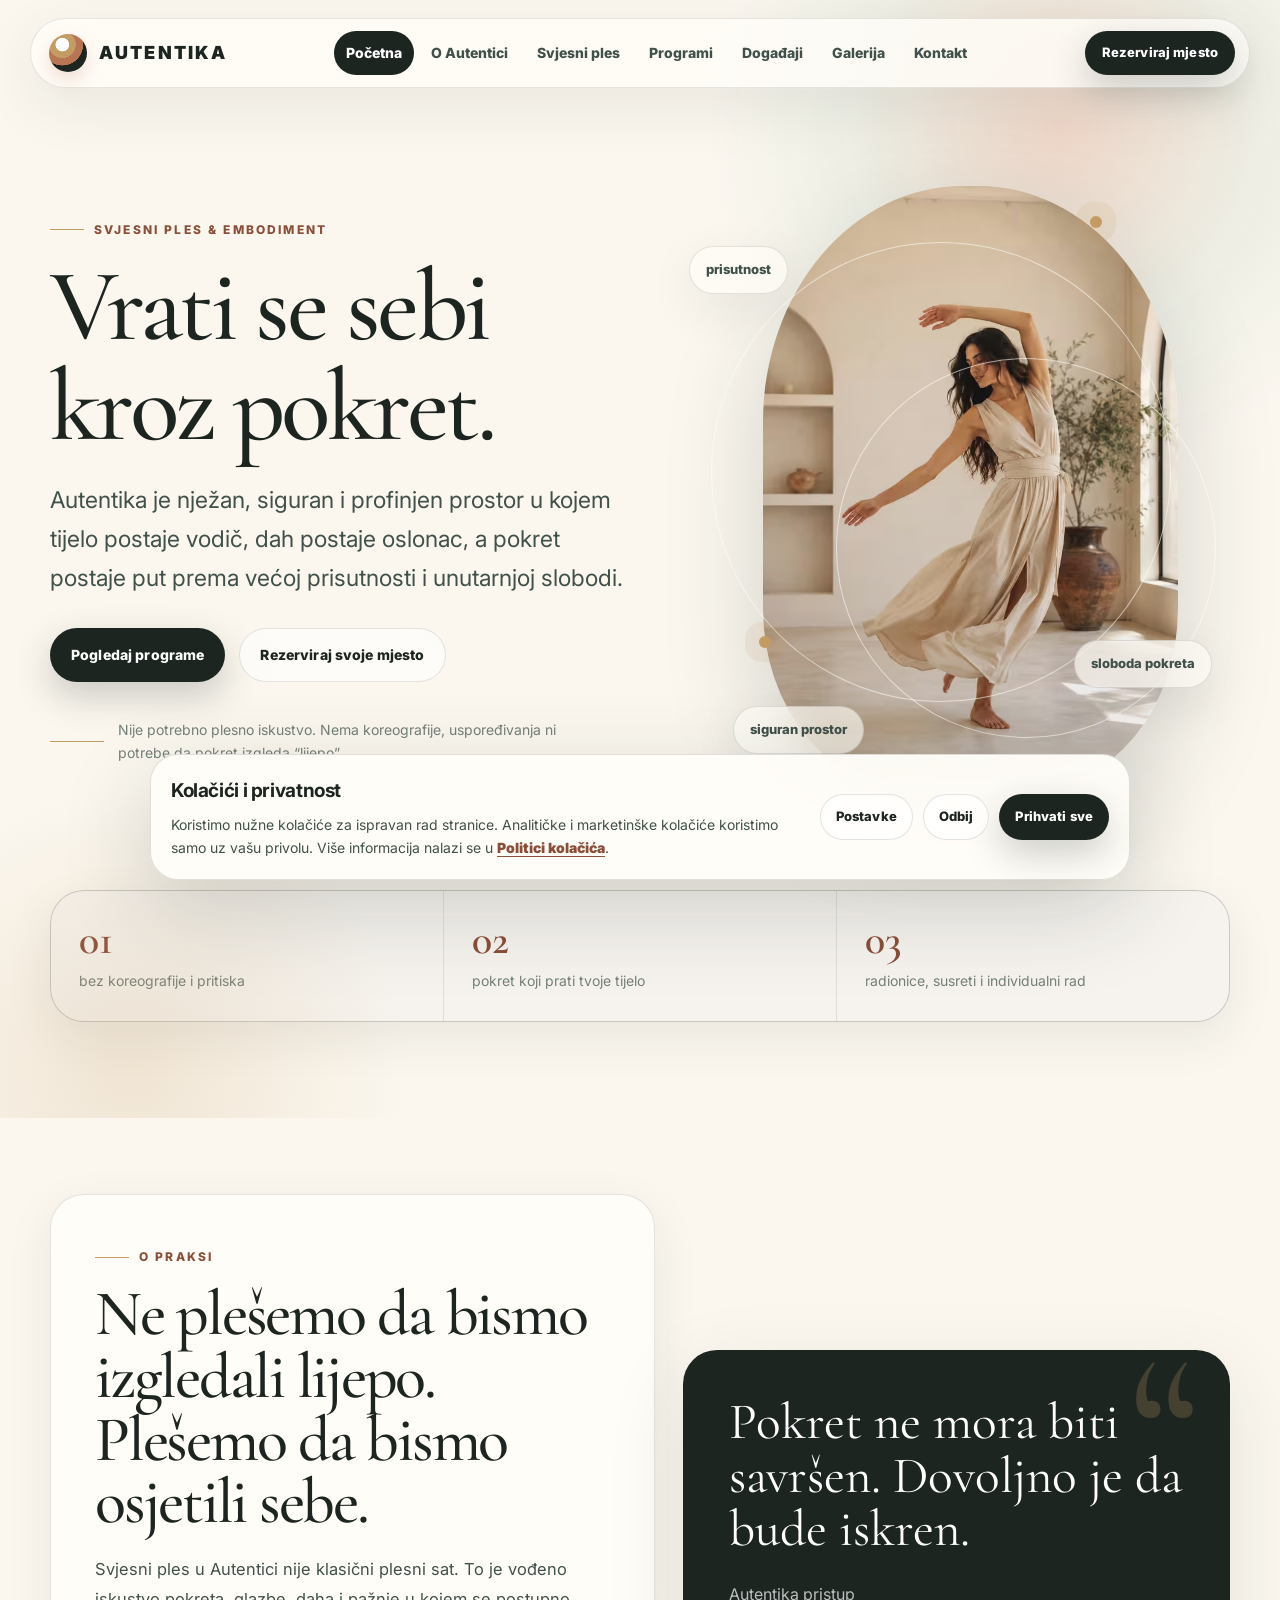
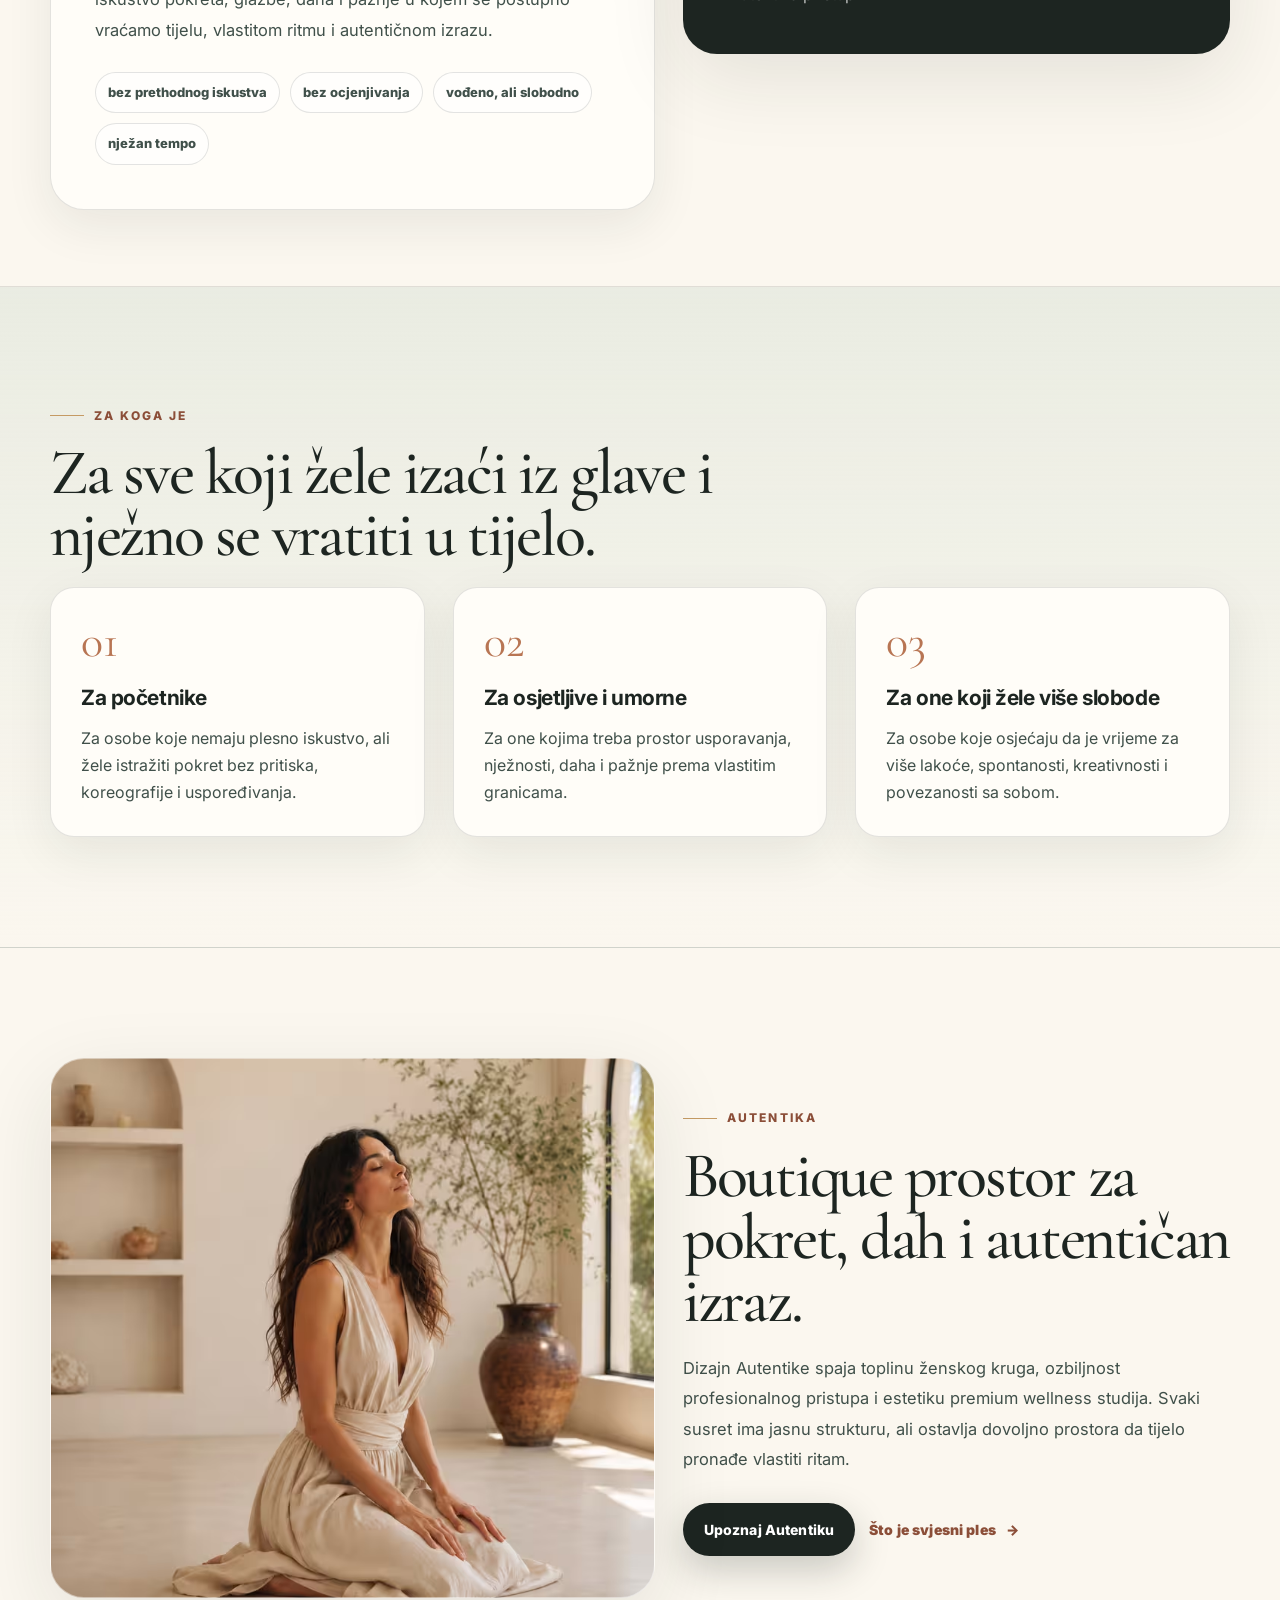
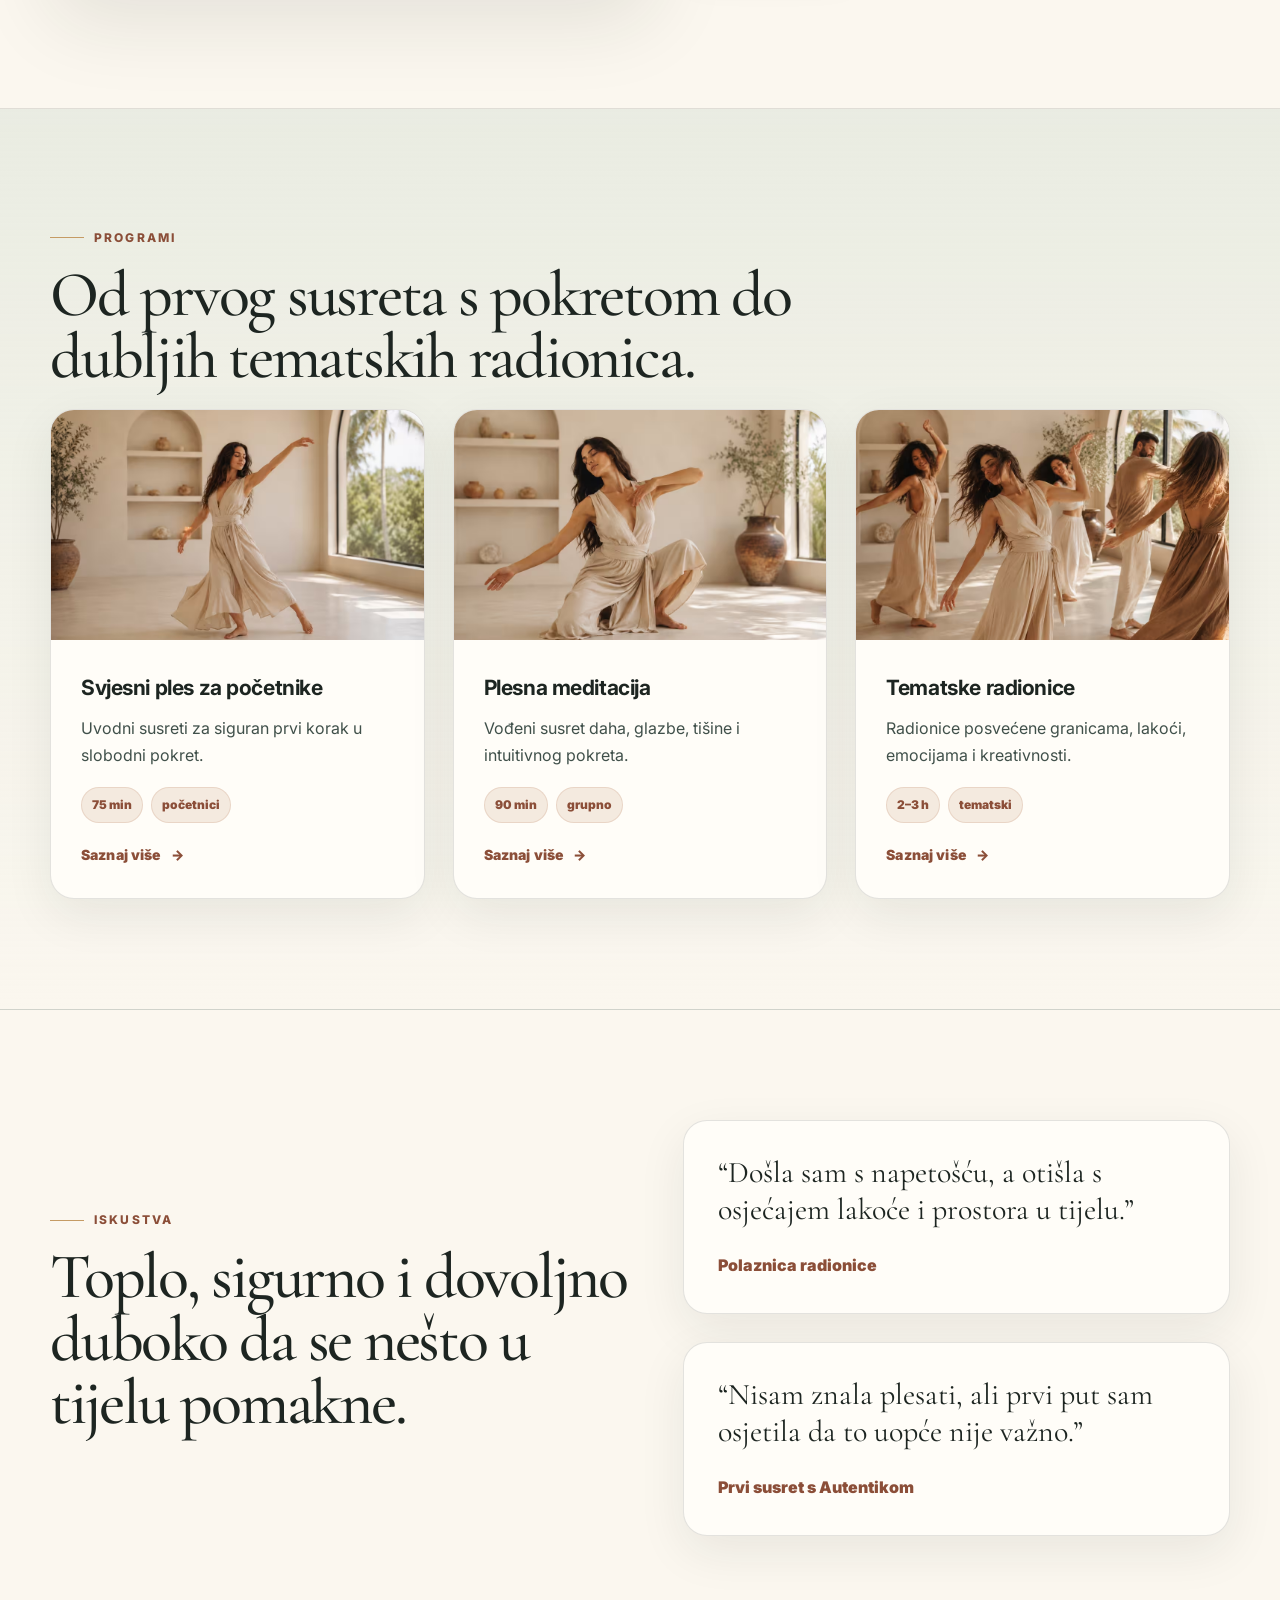
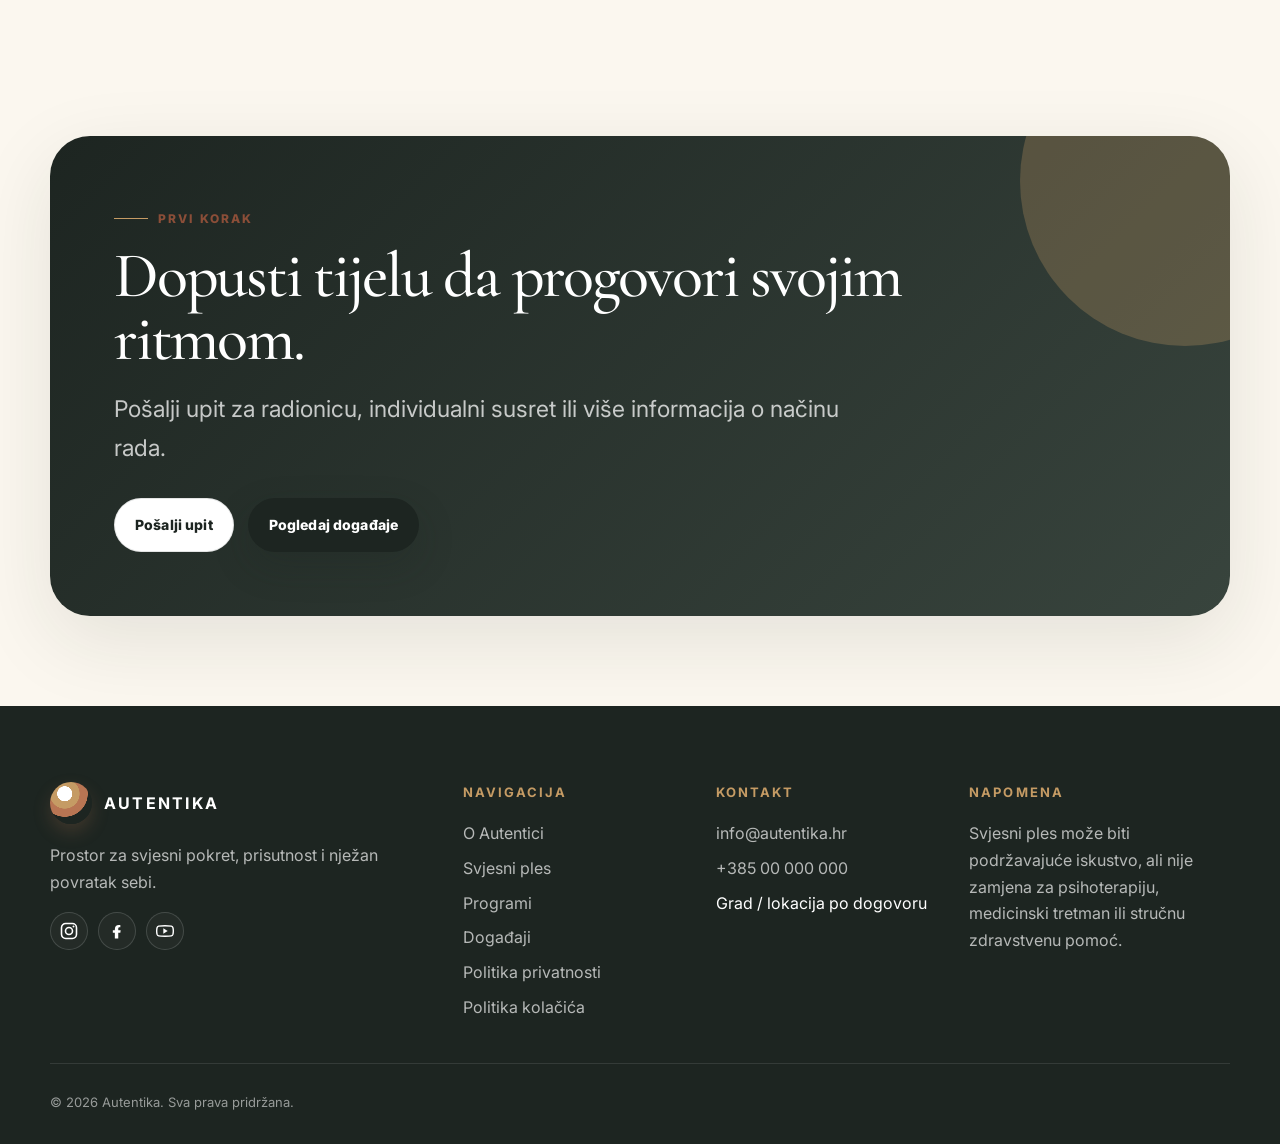
<file: index.html>
<!doctype html>
<html lang="hr">
<head>
  <meta charset="utf-8">
  <meta name="viewport" content="width=device-width, initial-scale=1">
  <title>Autentika | Svjesni ples i embodiment praksa</title>
  <meta name="description" content="Autentika je prostor za svjesni ples, plesnu meditaciju, slobodni pokret i embodiment praksu.">
  <link rel="canonical" href="https://autentika.hr/">
  <meta property="og:type" content="website">
  <meta property="og:locale" content="hr_HR">
  <meta property="og:site_name" content="Autentika">
  <meta property="og:title" content="Autentika | Svjesni ples i embodiment praksa">
  <meta property="og:description" content="Autentika je prostor za svjesni ples, plesnu meditaciju, slobodni pokret i embodiment praksu.">
  <meta property="og:url" content="https://autentika.hr/">
  <meta property="og:image" content="https://autentika.hr/assets/img/autentika-hero.avif">
  <meta name="twitter:card" content="summary_large_image">
  <meta name="twitter:title" content="Autentika | Svjesni ples i embodiment praksa">
  <meta name="twitter:description" content="Autentika je prostor za svjesni ples, plesnu meditaciju, slobodni pokret i embodiment praksu.">
  <meta name="twitter:image" content="https://autentika.hr/assets/img/autentika-hero.avif">
  <meta name="theme-color" content="#fbf7ef">
  <link rel="icon" href="assets/img/favicon.svg" type="image/svg+xml">
  <link rel="preconnect" href="https://fonts.googleapis.com">
  <link rel="preconnect" href="https://fonts.gstatic.com" crossorigin>
  <link href="https://fonts.googleapis.com/css2?family=Cormorant+Garamond:wght@400;500;600;700&family=Inter:wght@400;500;600;700;800;900&display=swap" rel="stylesheet">
  <link rel="preload" as="image" href="assets/img/autentika-hero.avif">
  <link rel="stylesheet" href="assets/css/style.css">

<script type="application/ld+json">
{
  "@context": "https://schema.org",
  "@type": "LocalBusiness",
  "name": "Autentika",
  "description": "Svjesni ples, plesna meditacija, slobodni pokret i embodiment praksa.",
  "url": "https://autentika.hr/",
  "email": "info@autentika.hr",
  "telephone": "+385000000000",
  "image": "https://autentika.hr/assets/img/autentika-hero.avif",
  "sameAs": []
}
</script>

</head>
<body>

    <a class="skip-link" href="#main">Preskoči na sadržaj</a>
    <header class="site-header" aria-label="Glavna navigacija">
      <div class="nav-shell">
        <a class="brand" href="index.html" aria-label="Autentika početna">
          <span class="brand-mark" aria-hidden="true"></span>
          <span>Autentika</span>
        </a>
        <nav aria-label="Desktop navigacija">
          <ul class="nav-links">
            <li><a href="index.html" data-nav-link>Početna</a></li>
<li><a href="o-autentici.html" data-nav-link>O Autentici</a></li>
<li><a href="svjesni-ples.html" data-nav-link>Svjesni ples</a></li>
<li><a href="programi.html" data-nav-link>Programi</a></li>
<li><a href="dogadaji.html" data-nav-link>Događaji</a></li>
<li><a href="galerija.html" data-nav-link>Galerija</a></li>
<li><a href="kontakt.html" data-nav-link>Kontakt</a></li>
          </ul>
        </nav>
        <a class="btn btn-primary nav-cta" href="kontakt.html">Rezerviraj mjesto</a>
        <button class="menu-toggle" type="button" data-menu-toggle aria-label="Otvori izbornik" aria-expanded="false"><span class="menu-label">Izbornik</span></button>
      </div>
      <nav class="mobile-panel" data-mobile-panel aria-label="Mobilna navigacija">
        <ul>
          <li><a href="index.html" data-nav-link>Početna</a></li>
<li><a href="o-autentici.html" data-nav-link>O Autentici</a></li>
<li><a href="svjesni-ples.html" data-nav-link>Svjesni ples</a></li>
<li><a href="programi.html" data-nav-link>Programi</a></li>
<li><a href="dogadaji.html" data-nav-link>Događaji</a></li>
<li><a href="galerija.html" data-nav-link>Galerija</a></li>
<li><a href="kontakt.html" data-nav-link>Kontakt</a></li>
        </ul>
      </nav>
    </header>
    
<main id="main">

<section class="hero">
  <div class="container">
    <div class="hero-grid">
      <div class="hero-copy">
        <p class="eyebrow reveal">Svjesni ples & embodiment</p>
        <h1 class="display reveal delay-1">Vrati se sebi kroz pokret.</h1>
        <p class="lead reveal delay-2">Autentika je nježan, siguran i profinjen prostor u kojem tijelo postaje vodič, dah postaje oslonac, a pokret postaje put prema većoj prisutnosti i unutarnjoj slobodi.</p>
        <div class="btn-row reveal delay-3">
          <a class="btn btn-primary" href="programi.html">Pogledaj programe</a>
          <a class="btn btn-secondary" href="kontakt.html">Rezerviraj svoje mjesto</a>
        </div>
        <div class="hero-note reveal delay-3"><span class="note-line" aria-hidden="true"></span><span>Nije potrebno plesno iskustvo. Nema koreografije, uspoređivanja ni potrebe da pokret izgleda “lijepo”.</span></div>
      </div>
      <div class="visual-frame reveal delay-1" aria-label="Fotografija svjesnog plesa">
        <div class="dance-portrait"></div>
        <div class="motion-line a" aria-hidden="true"></div>
        <div class="motion-line b" aria-hidden="true"></div>
        <div class="motion-dot a" aria-hidden="true"></div>
        <div class="motion-dot b" aria-hidden="true"></div>
        <div class="orbit-card one">prisutnost</div>
        <div class="orbit-card two">sloboda pokreta</div>
        <div class="orbit-card three">siguran prostor</div>
      </div>
    </div>
    <div class="stats-strip reveal">
      <div class="stat"><b>01</b><span>bez koreografije i pritiska</span></div>
      <div class="stat"><b>02</b><span>pokret koji prati tvoje tijelo</span></div>
      <div class="stat"><b>03</b><span>radionice, susreti i individualni rad</span></div>
    </div>
  </div>
</section>

<section class="section section-tight">
  <div class="container grid two">
    <div class="intro-card reveal">
      <p class="eyebrow">O praksi</p>
      <h2 class="section-title">Ne plešemo da bismo izgledali lijepo. Plešemo da bismo osjetili sebe.</h2>
      <p class="copy">Svjesni ples u Autentici nije klasični plesni sat. To je vođeno iskustvo pokreta, glazbe, daha i pažnje u kojem se postupno vraćamo tijelu, vlastitom ritmu i autentičnom izrazu.</p>
      <div class="pill-list">
        <span class="pill">bez prethodnog iskustva</span>
        <span class="pill">bez ocjenjivanja</span>
        <span class="pill">vođeno, ali slobodno</span>
        <span class="pill">nježan tempo</span>
      </div>
    </div>
    <div class="quote-card reveal delay-1">
      <p>Pokret ne mora biti savršen. Dovoljno je da bude iskren.</p>
      <span>Autentika pristup</span>
    </div>
  </div>
</section>

<section class="section soft-band">
  <div class="container">
    <p class="eyebrow reveal">Za koga je</p>
    <h2 class="section-title reveal delay-1">Za sve koji žele izaći iz glave i nježno se vratiti u tijelo.</h2>
    <div class="grid three">
      <article class="card reveal"><span class="num" aria-hidden="true">01</span><h3>Za početnike</h3><p>Za osobe koje nemaju plesno iskustvo, ali žele istražiti pokret bez pritiska, koreografije i uspoređivanja.</p></article>
      <article class="card reveal delay-1"><span class="num" aria-hidden="true">02</span><h3>Za osjetljive i umorne</h3><p>Za one kojima treba prostor usporavanja, nježnosti, daha i pažnje prema vlastitim granicama.</p></article>
      <article class="card reveal delay-2"><span class="num" aria-hidden="true">03</span><h3>Za one koji žele više slobode</h3><p>Za osobe koje osjećaju da je vrijeme za više lakoće, spontanosti, kreativnosti i povezanosti sa sobom.</p></article>
    </div>
  </div>
</section>

<section class="section">
  <div class="container grid two">
    <div class="image-placeholder image-photo photo-home reveal" aria-label="Autentika boutique prostor" role="img"></div>
    <div class="reveal delay-1">
      <p class="eyebrow">Autentika</p>
      <h2 class="section-title">Boutique prostor za pokret, dah i autentičan izraz.</h2>
      <p class="copy">Dizajn Autentike spaja toplinu ženskog kruga, ozbiljnost profesionalnog pristupa i estetiku premium wellness studija. Svaki susret ima jasnu strukturu, ali ostavlja dovoljno prostora da tijelo pronađe vlastiti ritam.</p>
      <div class="btn-row" style="margin-top:28px">
        <a class="btn btn-primary" href="o-autentici.html">Upoznaj Autentiku</a>
        <a class="btn btn-ghost" href="svjesni-ples.html">Što je svjesni ples</a>
      </div>
    </div>
  </div>
</section>

<section class="section soft-band">
  <div class="container">
    <p class="eyebrow reveal">Programi</p>
    <h2 class="section-title reveal delay-1">Od prvog susreta s pokretom do dubljih tematskih radionica.</h2>
    <div class="grid three">
      <article class="card program-card reveal"><div class="program-media media-photo program-1"></div><div class="program-content"><h3>Svjesni ples za početnike</h3><p>Uvodni susreti za siguran prvi korak u slobodni pokret.</p><div class="meta"><span>75 min</span><span>početnici</span></div><a class="btn btn-ghost" href="programi.html">Saznaj više</a></div></article>
      <article class="card program-card reveal delay-1"><div class="program-media media-photo program-2"></div><div class="program-content"><h3>Plesna meditacija</h3><p>Vođeni susret daha, glazbe, tišine i intuitivnog pokreta.</p><div class="meta"><span>90 min</span><span>grupno</span></div><a class="btn btn-ghost" href="programi.html">Saznaj više</a></div></article>
      <article class="card program-card reveal delay-2"><div class="program-media media-photo program-3"></div><div class="program-content"><h3>Tematske radionice</h3><p>Radionice posvećene granicama, lakoći, emocijama i kreativnosti.</p><div class="meta"><span>2–3 h</span><span>tematski</span></div><a class="btn btn-ghost" href="programi.html">Saznaj više</a></div></article>
    </div>
  </div>
</section>

<section class="section">
  <div class="container grid two">
    <div class="reveal">
      <p class="eyebrow">Iskustva</p>
      <h2 class="section-title">Toplo, sigurno i dovoljno duboko da se nešto u tijelu pomakne.</h2>
      <p class="copy"></p>
    </div>
    <div class="grid">
      <article class="card testimonial reveal delay-1"><p>“Došla sam s napetošću, a otišla s osjećajem lakoće i prostora u tijelu.”</p><span>Polaznica radionice</span></article>
      <article class="card testimonial reveal delay-2"><p>“Nisam znala plesati, ali prvi put sam osjetila da to uopće nije važno.”</p><span>Prvi susret s Autentikom</span></article>
    </div>
  </div>
</section>

<section class="cta-section">
  <div class="container">
    <div class="cta-box reveal">
      <p class="eyebrow">Prvi korak</p>
      <h2 class="section-title">Dopusti tijelu da progovori svojim ritmom.</h2>
      <p class="lead">Pošalji upit za radionicu, individualni susret ili više informacija o načinu rada.</p>
      <div class="btn-row"><a class="btn btn-secondary" href="kontakt.html">Pošalji upit</a><a class="btn btn-primary" href="dogadaji.html">Pogledaj događaje</a></div>
    </div>
  </div>
</section>

</main>

    <footer class="site-footer">
      <div class="container">
        <div class="footer-grid">
          <div>
            <div class="footer-brand"><span class="brand-mark" aria-hidden="true"></span><b>Autentika</b></div>
            <p>Prostor za svjesni pokret, prisutnost i nježan povratak sebi.</p>
            <div class="socials" aria-label="Društvene mreže">
              <a href="#" aria-label="Instagram" class="social-icon"><svg viewBox="0 0 24 24" aria-hidden="true" focusable="false"><rect x="3" y="3" width="18" height="18" rx="5" ry="5" fill="none" stroke="currentColor" stroke-width="1.9"/><circle cx="12" cy="12" r="4.2" fill="none" stroke="currentColor" stroke-width="1.9"/><circle cx="17.4" cy="6.6" r="1.2" fill="currentColor"/></svg></a>
              <a href="#" aria-label="Facebook" class="social-icon"><svg viewBox="0 0 24 24" aria-hidden="true" focusable="false"><path d="M13.5 21v-7h2.5l.4-3h-2.9V9.1c0-.9.3-1.6 1.7-1.6H16V4.8c-.3 0-.9-.1-1.8-.1-3 0-4.8 1.8-4.8 5.1V11H7v3h2.4v7h4.1z" fill="currentColor"/></svg></a>
              <a href="#" aria-label="YouTube" class="social-icon"><svg viewBox="0 0 24 24" aria-hidden="true" focusable="false"><path d="M21.6 8.2a2.8 2.8 0 0 0-2-2c-1.8-.5-7.6-.5-7.6-.5s-5.8 0-7.6.5a2.8 2.8 0 0 0-2 2A29 29 0 0 0 2 12a29 29 0 0 0 .4 3.8 2.8 2.8 0 0 0 2 2c1.8.5 7.6.5 7.6.5s5.8 0 7.6-.5a2.8 2.8 0 0 0 2-2A29 29 0 0 0 22 12a29 29 0 0 0-.4-3.8z" fill="none" stroke="currentColor" stroke-width="1.7"/><path d="m10 15.3 5.2-3.3L10 8.7v6.6z" fill="currentColor"/></svg></a>
            </div>
          </div>
          <div>
            <h3>Navigacija</h3>
            <ul class="footer-links">
              <li><a href="o-autentici.html">O Autentici</a></li>
              <li><a href="svjesni-ples.html">Svjesni ples</a></li>
              <li><a href="programi.html">Programi</a></li>
              <li><a href="dogadaji.html">Događaji</a></li>
              <li><a href="politika-privatnosti.html">Politika privatnosti</a></li>
              <li><a href="politika-kolacica.html">Politika kolačića</a></li>
            </ul>
          </div>
          <div>
            <h3>Kontakt</h3>
            <ul class="footer-links">
              <li><a href="mailto:info@autentika.hr">info@autentika.hr</a></li>
              <li><a href="tel:+385000000000">+385 00 000 000</a></li>
              <li>Grad / lokacija po dogovoru</li>
            </ul>
          </div>
          <div>
            <h3>Napomena</h3>
            <p>Svjesni ples može biti podržavajuće iskustvo, ali nije zamjena za psihoterapiju, medicinski tretman ili stručnu zdravstvenu pomoć.</p>
          </div>
        </div>
        <div class="footer-bottom">
          <span>© 2026 Autentika. Sva prava pridržana.</span>
        </div>
      </div>
    </footer>
    

<div class="cookie-banner" data-cookie-banner role="dialog" aria-live="polite" aria-labelledby="cookie-title">
  <div class="cookie-box">
    <div>
      <h2 id="cookie-title">Kolačići i privatnost</h2>
      <p>Koristimo nužne kolačiće za ispravan rad stranice. Analitičke i marketinške kolačiće koristimo samo uz vašu privolu. Više informacija nalazi se u <a class="cookie-link" href="politika-kolacica.html">Politici kolačića</a>.</p>
    </div>
    <div class="cookie-actions">
      <button class="btn btn-secondary" type="button" data-cookie-settings>Postavke</button>
      <button class="btn btn-secondary" type="button" data-cookie-reject>Odbij</button>
      <button class="btn btn-primary" type="button" data-cookie-accept>Prihvati sve</button>
    </div>
    <div class="cookie-settings" data-cookie-settings-panel>
      <label class="cookie-option">
        <input type="checkbox" checked disabled>
        <span><b>Nužni kolačići</b><span>Potrebni su za osnovno funkcioniranje web stranice i ne mogu se isključiti.</span></span>
      </label>
      <label class="cookie-option">
        <input type="checkbox" data-cookie-analytics>
        <span><b>Analitički kolačići</b><span>Pomažu razumjeti kako se web stranica koristi. Trenutno nisu aktivirani dok se ne poveže analitika.</span></span>
      </label>
      <label class="cookie-option">
        <input type="checkbox" data-cookie-marketing>
        <span><b>Marketinški kolačići</b><span>Koriste se za oglašavanje i remarketing. Trenutno nisu aktivirani dok se ne povežu marketinški alati.</span></span>
      </label>
      <div class="cookie-actions">
        <button class="btn btn-primary" type="button" data-cookie-save>Spremi odabir</button>
      </div>
    </div>
  </div>
</div>

<script src="assets/js/main.js"></script>
</body>
</html>
</file>
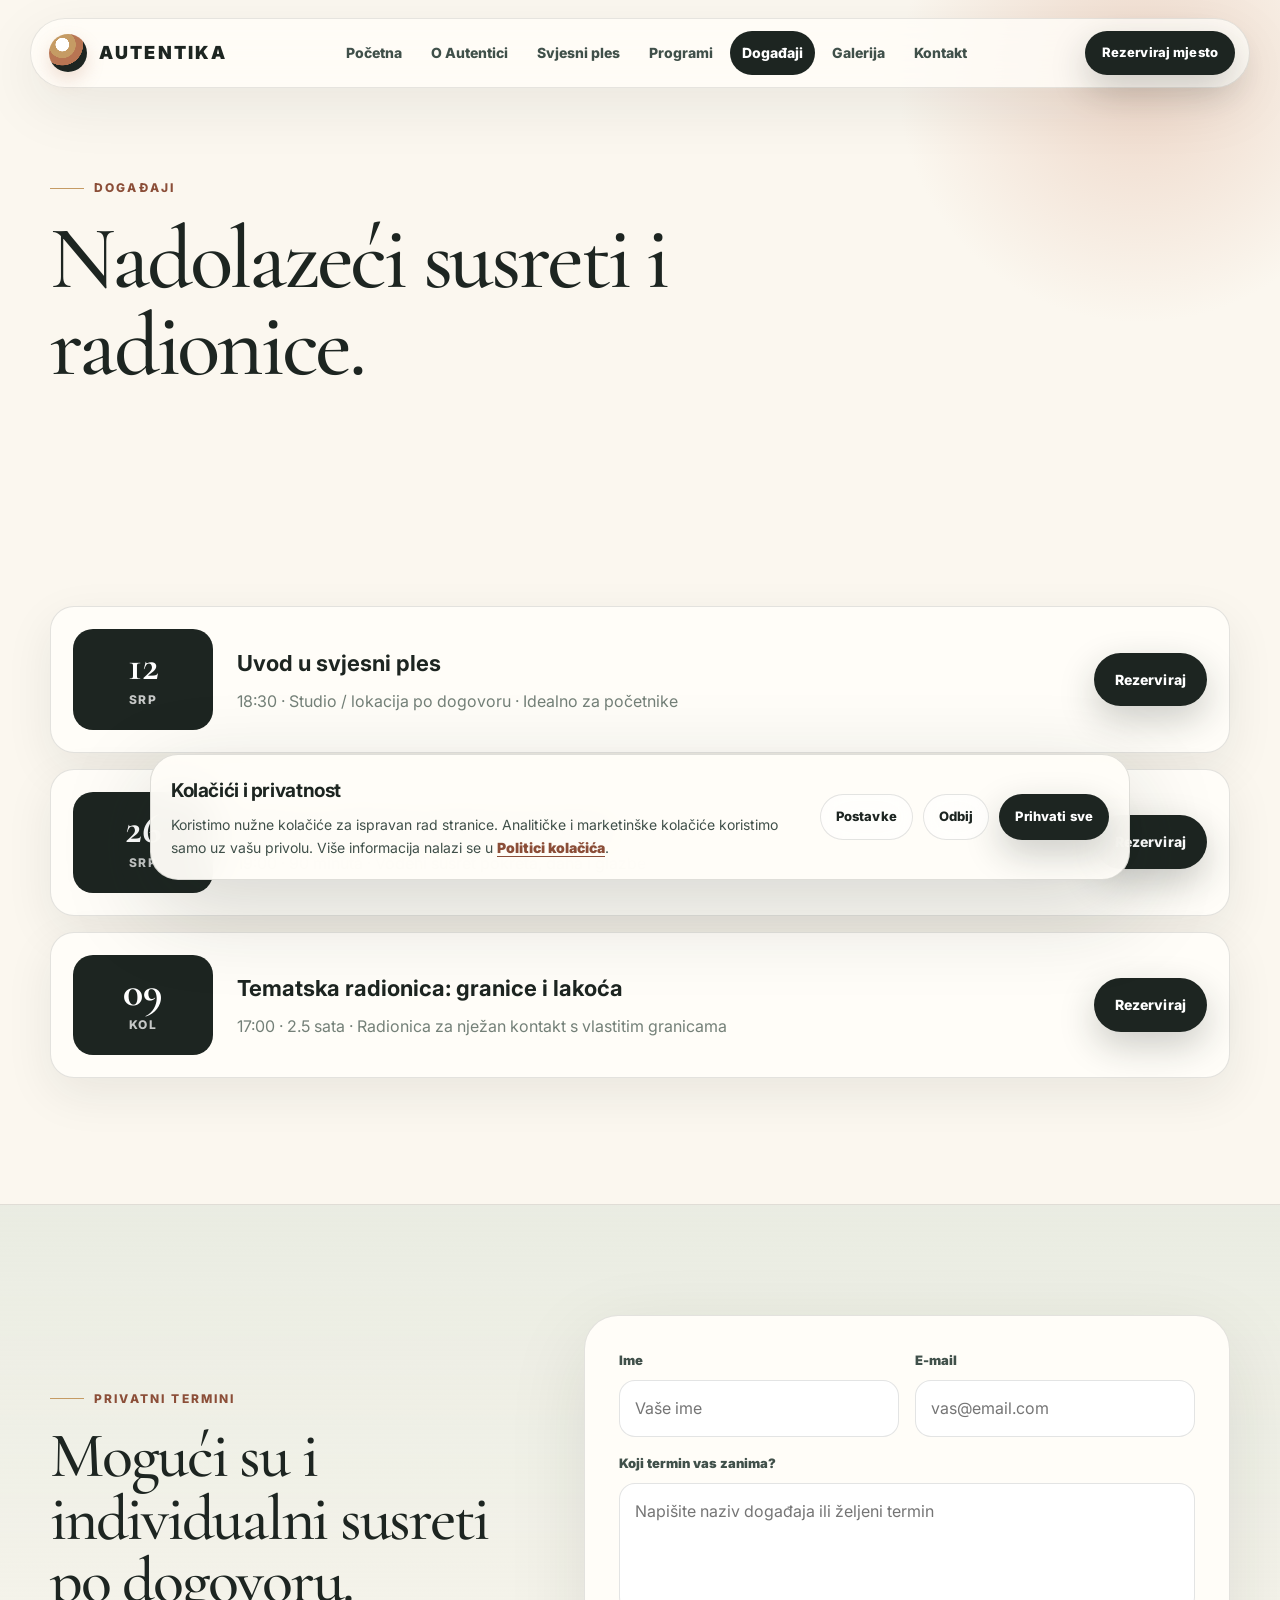
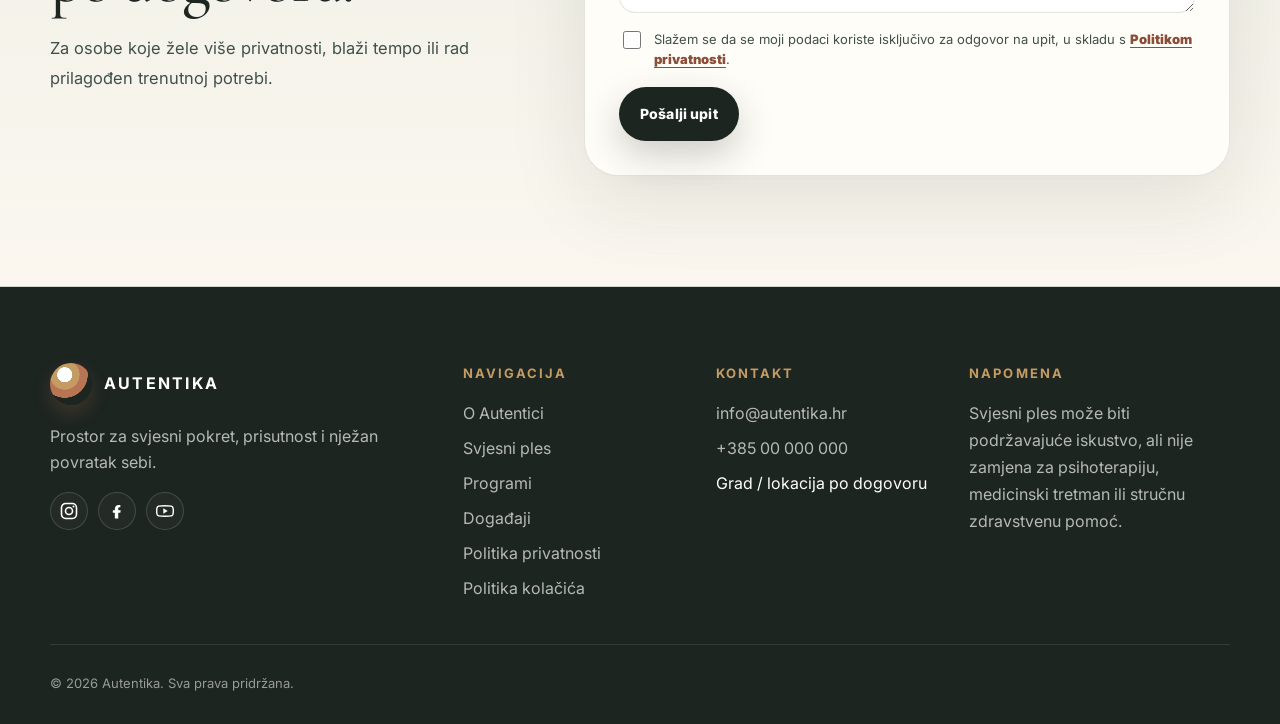
<file: dogadaji.html>
<!doctype html>
<html lang="hr">
<head>
  <meta charset="utf-8">
  <meta name="viewport" content="width=device-width, initial-scale=1">
  <title>Događaji | Autentika</title>
  <meta name="description" content="Pregled radionica i događaja za svjesni ples, plesnu meditaciju i embodiment praksu.">
  <link rel="canonical" href="https://autentika.hr/dogadaji.html">
  <meta property="og:type" content="website">
  <meta property="og:locale" content="hr_HR">
  <meta property="og:site_name" content="Autentika">
  <meta property="og:title" content="Događaji | Autentika">
  <meta property="og:description" content="Pregled radionica i događaja za svjesni ples, plesnu meditaciju i embodiment praksu.">
  <meta property="og:url" content="https://autentika.hr/dogadaji.html">
  <meta property="og:image" content="https://autentika.hr/assets/img/autentika-about-group.avif">
  <meta name="twitter:card" content="summary_large_image">
  <meta name="twitter:title" content="Događaji | Autentika">
  <meta name="twitter:description" content="Pregled radionica i događaja za svjesni ples, plesnu meditaciju i embodiment praksu.">
  <meta name="twitter:image" content="https://autentika.hr/assets/img/autentika-about-group.avif">
  <meta name="theme-color" content="#fbf7ef">
  <link rel="icon" href="assets/img/favicon.svg" type="image/svg+xml">
  <link rel="preconnect" href="https://fonts.googleapis.com">
  <link rel="preconnect" href="https://fonts.gstatic.com" crossorigin>
  <link href="https://fonts.googleapis.com/css2?family=Cormorant+Garamond:wght@400;500;600;700&family=Inter:wght@400;500;600;700;800;900&display=swap" rel="stylesheet">
  <link rel="stylesheet" href="assets/css/style.css">
</head>
<body>

    <a class="skip-link" href="#main">Preskoči na sadržaj</a>
    <header class="site-header" aria-label="Glavna navigacija">
      <div class="nav-shell">
        <a class="brand" href="index.html" aria-label="Autentika početna">
          <span class="brand-mark" aria-hidden="true"></span>
          <span>Autentika</span>
        </a>
        <nav aria-label="Desktop navigacija">
          <ul class="nav-links">
            <li><a href="index.html" data-nav-link>Početna</a></li>
<li><a href="o-autentici.html" data-nav-link>O Autentici</a></li>
<li><a href="svjesni-ples.html" data-nav-link>Svjesni ples</a></li>
<li><a href="programi.html" data-nav-link>Programi</a></li>
<li><a href="dogadaji.html" data-nav-link>Događaji</a></li>
<li><a href="galerija.html" data-nav-link>Galerija</a></li>
<li><a href="kontakt.html" data-nav-link>Kontakt</a></li>
          </ul>
        </nav>
        <a class="btn btn-primary nav-cta" href="kontakt.html">Rezerviraj mjesto</a>
        <button class="menu-toggle" type="button" data-menu-toggle aria-label="Otvori izbornik" aria-expanded="false"><span class="menu-label">Izbornik</span></button>
      </div>
      <nav class="mobile-panel" data-mobile-panel aria-label="Mobilna navigacija">
        <ul>
          <li><a href="index.html" data-nav-link>Početna</a></li>
<li><a href="o-autentici.html" data-nav-link>O Autentici</a></li>
<li><a href="svjesni-ples.html" data-nav-link>Svjesni ples</a></li>
<li><a href="programi.html" data-nav-link>Programi</a></li>
<li><a href="dogadaji.html" data-nav-link>Događaji</a></li>
<li><a href="galerija.html" data-nav-link>Galerija</a></li>
<li><a href="kontakt.html" data-nav-link>Kontakt</a></li>
        </ul>
      </nav>
    </header>
    
<main id="main">

<section class="page-hero">
  <div class="container">
<p class="eyebrow reveal">Događaji</p>
    <h1 class="page-title reveal delay-1">Nadolazeći susreti i radionice.</h1>
    <p class="lead reveal delay-2"></p>
  </div>
</section>

<section class="section">
  <div class="container">
    <article class="event-card reveal">
      <div class="event-date"><b>12</b><span>srp</span></div>
      <div><h3>Uvod u svjesni ples</h3><p>18:30 · Studio / lokacija po dogovoru · Idealno za početnike</p></div>
      <a class="btn btn-primary" href="kontakt.html">Rezerviraj</a>
    </article>
    <article class="event-card reveal delay-1">
      <div class="event-date"><b>26</b><span>srp</span></div>
      <div><h3>Plesna meditacija: tijelo kao kompas</h3><p>19:00 · 90 minuta · Vođeni susret pokreta, daha i glazbe</p></div>
      <a class="btn btn-primary" href="kontakt.html">Rezerviraj</a>
    </article>
    <article class="event-card reveal delay-2">
      <div class="event-date"><b>09</b><span>kol</span></div>
      <div><h3>Tematska radionica: granice i lakoća</h3><p>17:00 · 2.5 sata · Radionica za nježan kontakt s vlastitim granicama</p></div>
      <a class="btn btn-primary" href="kontakt.html">Rezerviraj</a>
    </article>
  </div>
</section>
<section class="section soft-band">
  <div class="container grid two">
    <div class="reveal"><p class="eyebrow">Privatni termini</p><h2 class="section-title">Mogući su i individualni susreti po dogovoru.</h2><p class="copy">Za osobe koje žele više privatnosti, blaži tempo ili rad prilagođen trenutnoj potrebi.</p></div>
    <div class="form-wrap reveal delay-1">
      <form data-form>
        <div class="form-grid">
          <div class="field"><label for="name-event">Ime</label><input id="name-event" required placeholder="Vaše ime"></div>
          <div class="field"><label for="email-event">E-mail</label><input id="email-event" type="email" required placeholder="vas@email.com"></div>
          <div class="field full"><label for="message-event">Koji termin vas zanima?</label><textarea id="message-event" placeholder="Napišite naziv događaja ili željeni termin"></textarea></div>
        </div>
        <label class="form-consent"><input type="checkbox" required><span>Slažem se da se moji podaci koriste isključivo za odgovor na upit, u skladu s <a href="politika-privatnosti.html">Politikom privatnosti</a>.</span></label>
        <button class="btn btn-primary" type="submit" style="margin-top:18px">Pošalji upit</button>
        <div class="success-message" data-success-message></div>
      </form>
    </div>
  </div>
</section>

</main>

    <footer class="site-footer">
      <div class="container">
        <div class="footer-grid">
          <div>
            <div class="footer-brand"><span class="brand-mark" aria-hidden="true"></span><b>Autentika</b></div>
            <p>Prostor za svjesni pokret, prisutnost i nježan povratak sebi.</p>
            <div class="socials" aria-label="Društvene mreže">
              <a href="#" aria-label="Instagram" class="social-icon"><svg viewBox="0 0 24 24" aria-hidden="true" focusable="false"><rect x="3" y="3" width="18" height="18" rx="5" ry="5" fill="none" stroke="currentColor" stroke-width="1.9"/><circle cx="12" cy="12" r="4.2" fill="none" stroke="currentColor" stroke-width="1.9"/><circle cx="17.4" cy="6.6" r="1.2" fill="currentColor"/></svg></a>
              <a href="#" aria-label="Facebook" class="social-icon"><svg viewBox="0 0 24 24" aria-hidden="true" focusable="false"><path d="M13.5 21v-7h2.5l.4-3h-2.9V9.1c0-.9.3-1.6 1.7-1.6H16V4.8c-.3 0-.9-.1-1.8-.1-3 0-4.8 1.8-4.8 5.1V11H7v3h2.4v7h4.1z" fill="currentColor"/></svg></a>
              <a href="#" aria-label="YouTube" class="social-icon"><svg viewBox="0 0 24 24" aria-hidden="true" focusable="false"><path d="M21.6 8.2a2.8 2.8 0 0 0-2-2c-1.8-.5-7.6-.5-7.6-.5s-5.8 0-7.6.5a2.8 2.8 0 0 0-2 2A29 29 0 0 0 2 12a29 29 0 0 0 .4 3.8 2.8 2.8 0 0 0 2 2c1.8.5 7.6.5 7.6.5s5.8 0 7.6-.5a2.8 2.8 0 0 0 2-2A29 29 0 0 0 22 12a29 29 0 0 0-.4-3.8z" fill="none" stroke="currentColor" stroke-width="1.7"/><path d="m10 15.3 5.2-3.3L10 8.7v6.6z" fill="currentColor"/></svg></a>
            </div>
          </div>
          <div>
            <h3>Navigacija</h3>
            <ul class="footer-links">
              <li><a href="o-autentici.html">O Autentici</a></li>
              <li><a href="svjesni-ples.html">Svjesni ples</a></li>
              <li><a href="programi.html">Programi</a></li>
              <li><a href="dogadaji.html">Događaji</a></li>
              <li><a href="politika-privatnosti.html">Politika privatnosti</a></li>
              <li><a href="politika-kolacica.html">Politika kolačića</a></li>
            </ul>
          </div>
          <div>
            <h3>Kontakt</h3>
            <ul class="footer-links">
              <li><a href="mailto:info@autentika.hr">info@autentika.hr</a></li>
              <li><a href="tel:+385000000000">+385 00 000 000</a></li>
              <li>Grad / lokacija po dogovoru</li>
            </ul>
          </div>
          <div>
            <h3>Napomena</h3>
            <p>Svjesni ples može biti podržavajuće iskustvo, ali nije zamjena za psihoterapiju, medicinski tretman ili stručnu zdravstvenu pomoć.</p>
          </div>
        </div>
        <div class="footer-bottom">
          <span>© 2026 Autentika. Sva prava pridržana.</span>
        </div>
      </div>
    </footer>
    

<div class="cookie-banner" data-cookie-banner role="dialog" aria-live="polite" aria-labelledby="cookie-title">
  <div class="cookie-box">
    <div>
      <h2 id="cookie-title">Kolačići i privatnost</h2>
      <p>Koristimo nužne kolačiće za ispravan rad stranice. Analitičke i marketinške kolačiće koristimo samo uz vašu privolu. Više informacija nalazi se u <a class="cookie-link" href="politika-kolacica.html">Politici kolačića</a>.</p>
    </div>
    <div class="cookie-actions">
      <button class="btn btn-secondary" type="button" data-cookie-settings>Postavke</button>
      <button class="btn btn-secondary" type="button" data-cookie-reject>Odbij</button>
      <button class="btn btn-primary" type="button" data-cookie-accept>Prihvati sve</button>
    </div>
    <div class="cookie-settings" data-cookie-settings-panel>
      <label class="cookie-option">
        <input type="checkbox" checked disabled>
        <span><b>Nužni kolačići</b><span>Potrebni su za osnovno funkcioniranje web stranice i ne mogu se isključiti.</span></span>
      </label>
      <label class="cookie-option">
        <input type="checkbox" data-cookie-analytics>
        <span><b>Analitički kolačići</b><span>Pomažu razumjeti kako se web stranica koristi. Trenutno nisu aktivirani dok se ne poveže analitika.</span></span>
      </label>
      <label class="cookie-option">
        <input type="checkbox" data-cookie-marketing>
        <span><b>Marketinški kolačići</b><span>Koriste se za oglašavanje i remarketing. Trenutno nisu aktivirani dok se ne povežu marketinški alati.</span></span>
      </label>
      <div class="cookie-actions">
        <button class="btn btn-primary" type="button" data-cookie-save>Spremi odabir</button>
      </div>
    </div>
  </div>
</div>

<script src="assets/js/main.js"></script>
</body>
</html>
</file>
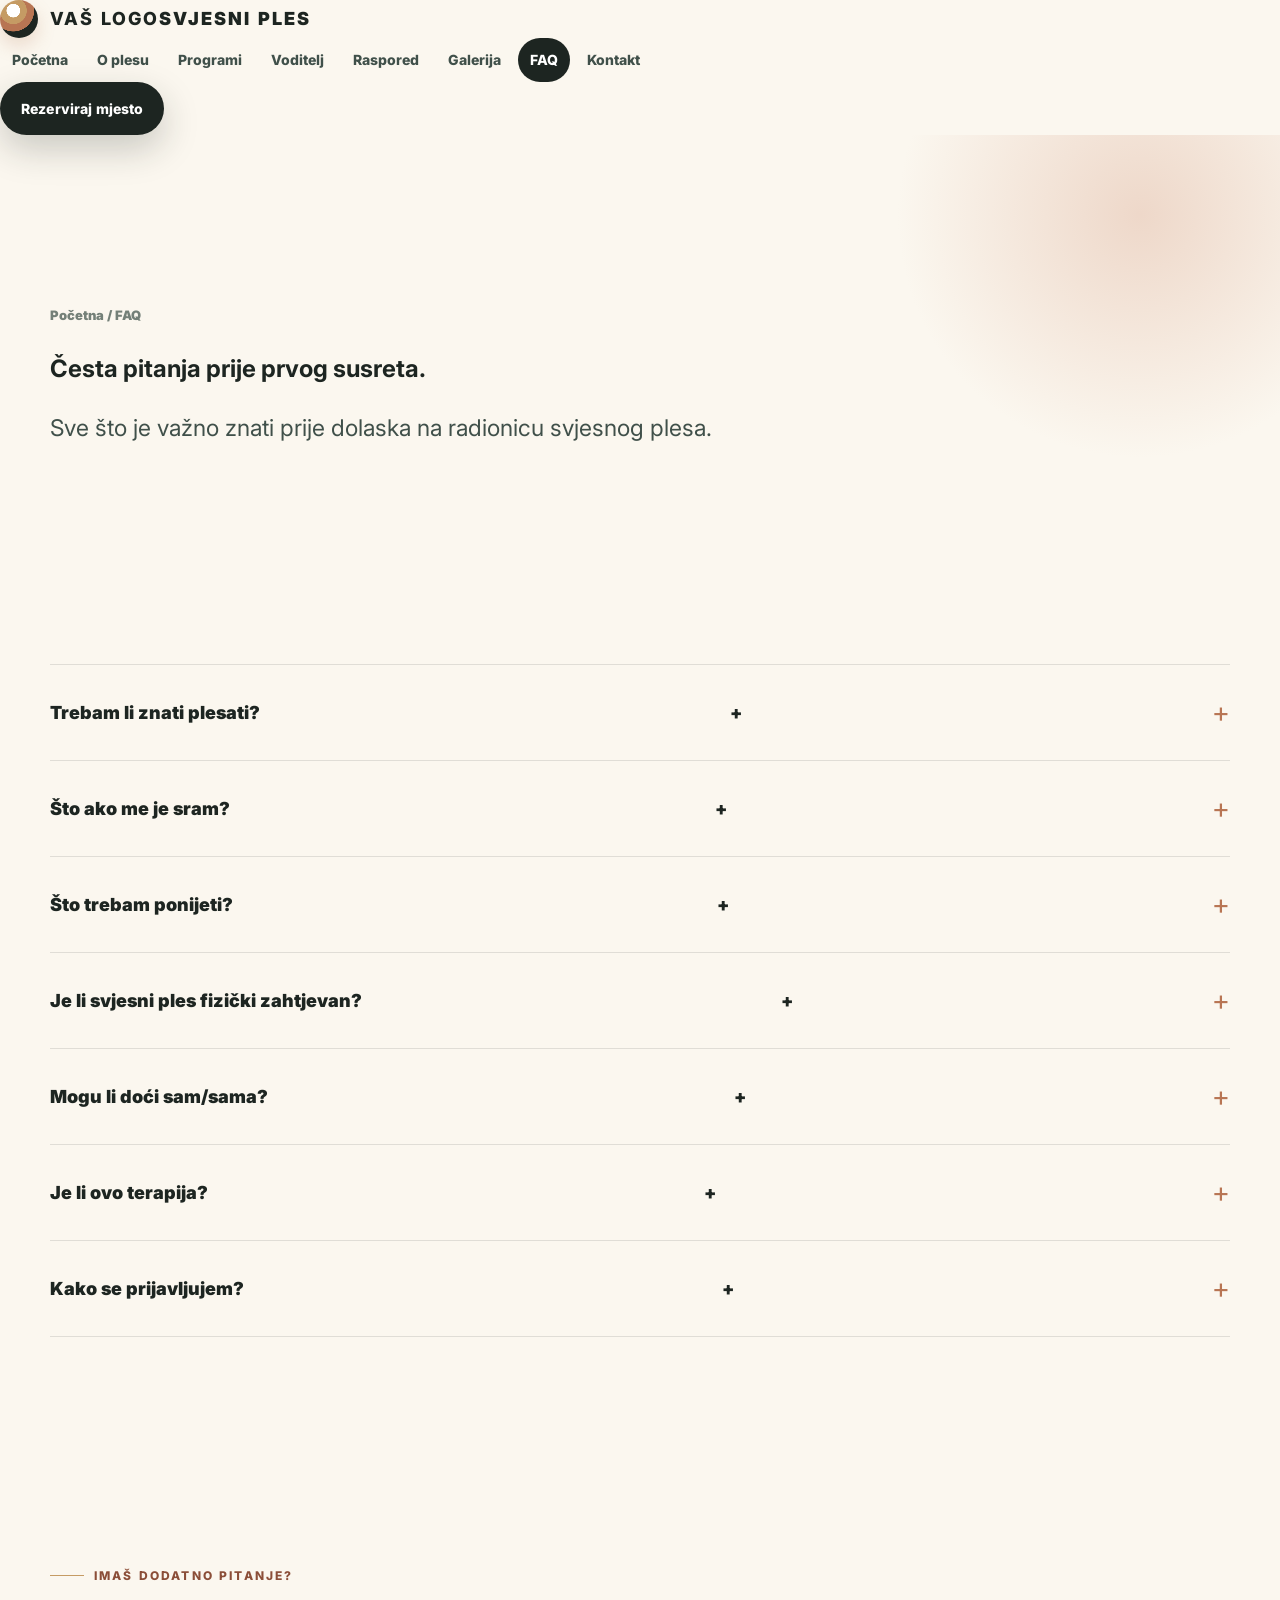
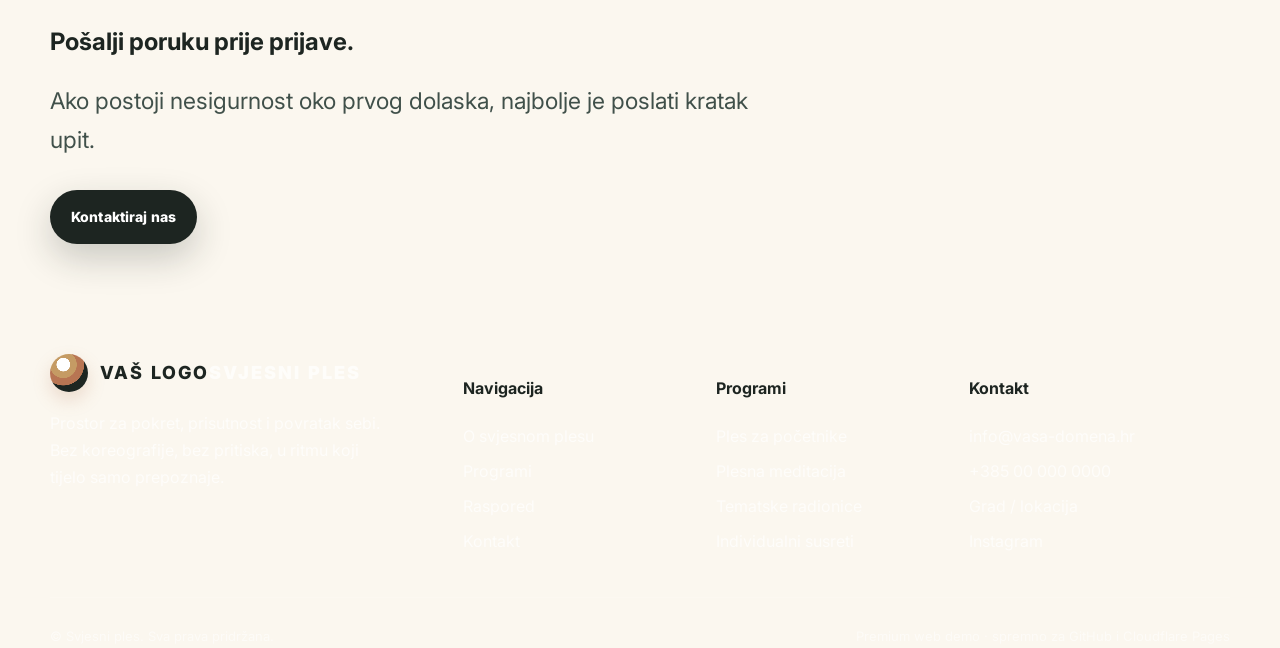
<file: faq.html>
<!DOCTYPE html>
<html lang="hr">
<head>
  <meta charset="UTF-8" />
  <meta name="viewport" content="width=device-width, initial-scale=1.0" />
  <title>FAQ | Česta pitanja o svjesnom plesu</title>
  <meta name="description" content="Odgovori na česta pitanja o svjesnom plesu, pripremi, prijavi i samom iskustvu radionica." />
  <meta name="theme-color" content="#161412" />
  <link rel="icon" type="image/svg+xml" href="assets/img/favicon.svg" />
  <link rel="preconnect" href="https://fonts.googleapis.com" />
  <link rel="preconnect" href="https://fonts.gstatic.com" crossorigin />
  <link href="https://fonts.googleapis.com/css2?family=Cormorant+Garamond:wght@400;500;600;700&family=Inter:wght@400;500;600;700;800&display=swap" rel="stylesheet" />
  <link rel="stylesheet" href="assets/css/style.css" />
</head>
<body>
  <div class="site-shell">
    <div class="noise" aria-hidden="true"></div>
    <header class="header" data-header>
      <nav class="navbar" aria-label="Glavna navigacija">
        <a class="brand" href="index.html" aria-label="Svjesni ples početna">
          <span class="brand-mark" aria-hidden="true"></span>
          <span class="brand-title"><strong>VAŠ LOGO</strong><span>Svjesni ples</span></span>
        </a>
        <div class="nav-links" data-nav-links>
          <a href="index.html" class="">Početna</a>
<a href="o-svjesnom-plesu.html" class="">O plesu</a>
<a href="programi.html" class="">Programi</a>
<a href="voditelj.html" class="">Voditelj</a>
<a href="raspored.html" class="">Raspored</a>
<a href="galerija.html" class="">Galerija</a>
<a href="faq.html" class="active">FAQ</a>
<a href="kontakt.html" class="">Kontakt</a>
        </div>
        <div class="nav-actions">
          <a class="btn btn-primary desktop-only" href="kontakt.html">Rezerviraj mjesto</a>
          <button class="menu-toggle" type="button" data-menu-toggle aria-label="Otvori izbornik" aria-expanded="false"><span></span></button>
        </div>
      </nav>
    </header>

    <main>

      <section class="page-hero">
        <div class="container reveal">
          <div class="breadcrumb">Početna / FAQ</div>
          <h1>Česta pitanja prije prvog susreta.</h1>
          <p class="lead">Sve što je važno znati prije dolaska na radionicu svjesnog plesa.</p>
        </div>
      </section>

      <section class="section">
        <div class="container">
          <div class="faq-list">

            <div class="faq-item reveal">
              <button class="faq-question" type="button" data-faq-question><span>Trebam li znati plesati?</span><span>+</span></button>
              <div class="faq-answer"><p>Ne. Svjesni ples nije koreografija i nije nastup. Nije potrebno prethodno plesno iskustvo, nego spremnost da osluškujete tijelo i krećete se u vlastitom ritmu.</p></div>
            </div>

            <div class="faq-item reveal">
              <button class="faq-question" type="button" data-faq-question><span>Što ako me je sram?</span><span>+</span></button>
              <div class="faq-answer"><p>Sram je čest i potpuno prirodan, posebno na prvom susretu. Prostor se vodi nježno, bez prisile, ogledala i uspoređivanja. Možete krenuti vrlo polako i ostati u vlastitim granicama.</p></div>
            </div>

            <div class="faq-item reveal">
              <button class="faq-question" type="button" data-faq-question><span>Što trebam ponijeti?</span><span>+</span></button>
              <div class="faq-answer"><p>Udobnu odjeću, vodu i otvorenost. Pleše se najčešće bosonogo ili u udobnoj obući, ovisno o prostoru.</p></div>
            </div>

            <div class="faq-item reveal">
              <button class="faq-question" type="button" data-faq-question><span>Je li svjesni ples fizički zahtjevan?</span><span>+</span></button>
              <div class="faq-answer"><p>Intenzitet birate sami. Možete se kretati vrlo nježno ili dinamičnije, ovisno o tome što tijelo taj dan može i želi.</p></div>
            </div>

            <div class="faq-item reveal">
              <button class="faq-question" type="button" data-faq-question><span>Mogu li doći sam/sama?</span><span>+</span></button>
              <div class="faq-answer"><p>Da. Većina polaznika dolazi samostalno. Radionica je vođena tako da se osjećate sigurno i uključeno bez pritiska.</p></div>
            </div>

            <div class="faq-item reveal">
              <button class="faq-question" type="button" data-faq-question><span>Je li ovo terapija?</span><span>+</span></button>
              <div class="faq-answer"><p>Svjesni ples može biti podržavajuće iskustvo, ali nije zamjena za psihoterapiju, medicinski tretman ili stručnu zdravstvenu pomoć.</p></div>
            </div>

            <div class="faq-item reveal">
              <button class="faq-question" type="button" data-faq-question><span>Kako se prijavljujem?</span><span>+</span></button>
              <div class="faq-answer"><p>Prijavljujete se putem kontakt forme, e-maila, telefona ili WhatsApp poruke. Nakon prijave dobivate potvrdu i praktične informacije.</p></div>
            </div>
          </div>
        </div>
      </section>

      <section class="section compact ivory-section">
        <div class="container">
          <div class="cta-band reveal">
            <div>
              <span class="eyebrow">Imaš dodatno pitanje?</span>
              <h2>Pošalji poruku prije prijave.</h2>
              <p class="lead">Ako postoji nesigurnost oko prvog dolaska, najbolje je poslati kratak upit.</p>
            </div>
            <a class="btn btn-primary" href="kontakt.html">Kontaktiraj nas</a>
          </div>
        </div>
      </section>

    </main>

    <footer class="footer">
      <div class="container">
        <div class="footer-grid">
          <div>
            <a class="brand" href="index.html">
              <span class="brand-mark" aria-hidden="true"></span>
              <span class="brand-title"><strong>VAŠ LOGO</strong><span>Svjesni ples</span></span>
            </a>
            <p style="margin-top: 18px; max-width: 330px;">Prostor za pokret, prisutnost i povratak sebi. Bez koreografije, bez pritiska, u ritmu koji tijelo samo prepoznaje.</p>
          </div>
          <div>
            <h4>Navigacija</h4>
            <div class="footer-links">
              <a href="o-svjesnom-plesu.html">O svjesnom plesu</a>
              <a href="programi.html">Programi</a>
              <a href="raspored.html">Raspored</a>
              <a href="kontakt.html">Kontakt</a>
            </div>
          </div>
          <div>
            <h4>Programi</h4>
            <div class="footer-links">
              <a href="programi.html">Ples za početnike</a>
              <a href="programi.html">Plesna meditacija</a>
              <a href="programi.html">Tematske radionice</a>
              <a href="programi.html">Individualni susreti</a>
            </div>
          </div>
          <div>
            <h4>Kontakt</h4>
            <div class="footer-links">
              <a href="mailto:info@vasa-domena.hr">info@vasa-domena.hr</a>
              <a href="tel:+385000000000">+385 00 000 0000</a>
              <a href="kontakt.html">Grad / lokacija</a>
              <a href="#">Instagram</a>
            </div>
          </div>
        </div>
        <div class="footer-bottom">
          <span>© <span data-year></span> Svjesni ples. Sva prava pridržana.</span>
          <span>Premium web demo · spremno za GitHub i Cloudflare Pages</span>
        </div>
      </div>
    </footer>
  </div>
  <script src="assets/js/main.js"></script>
</body>
</html>
</file>
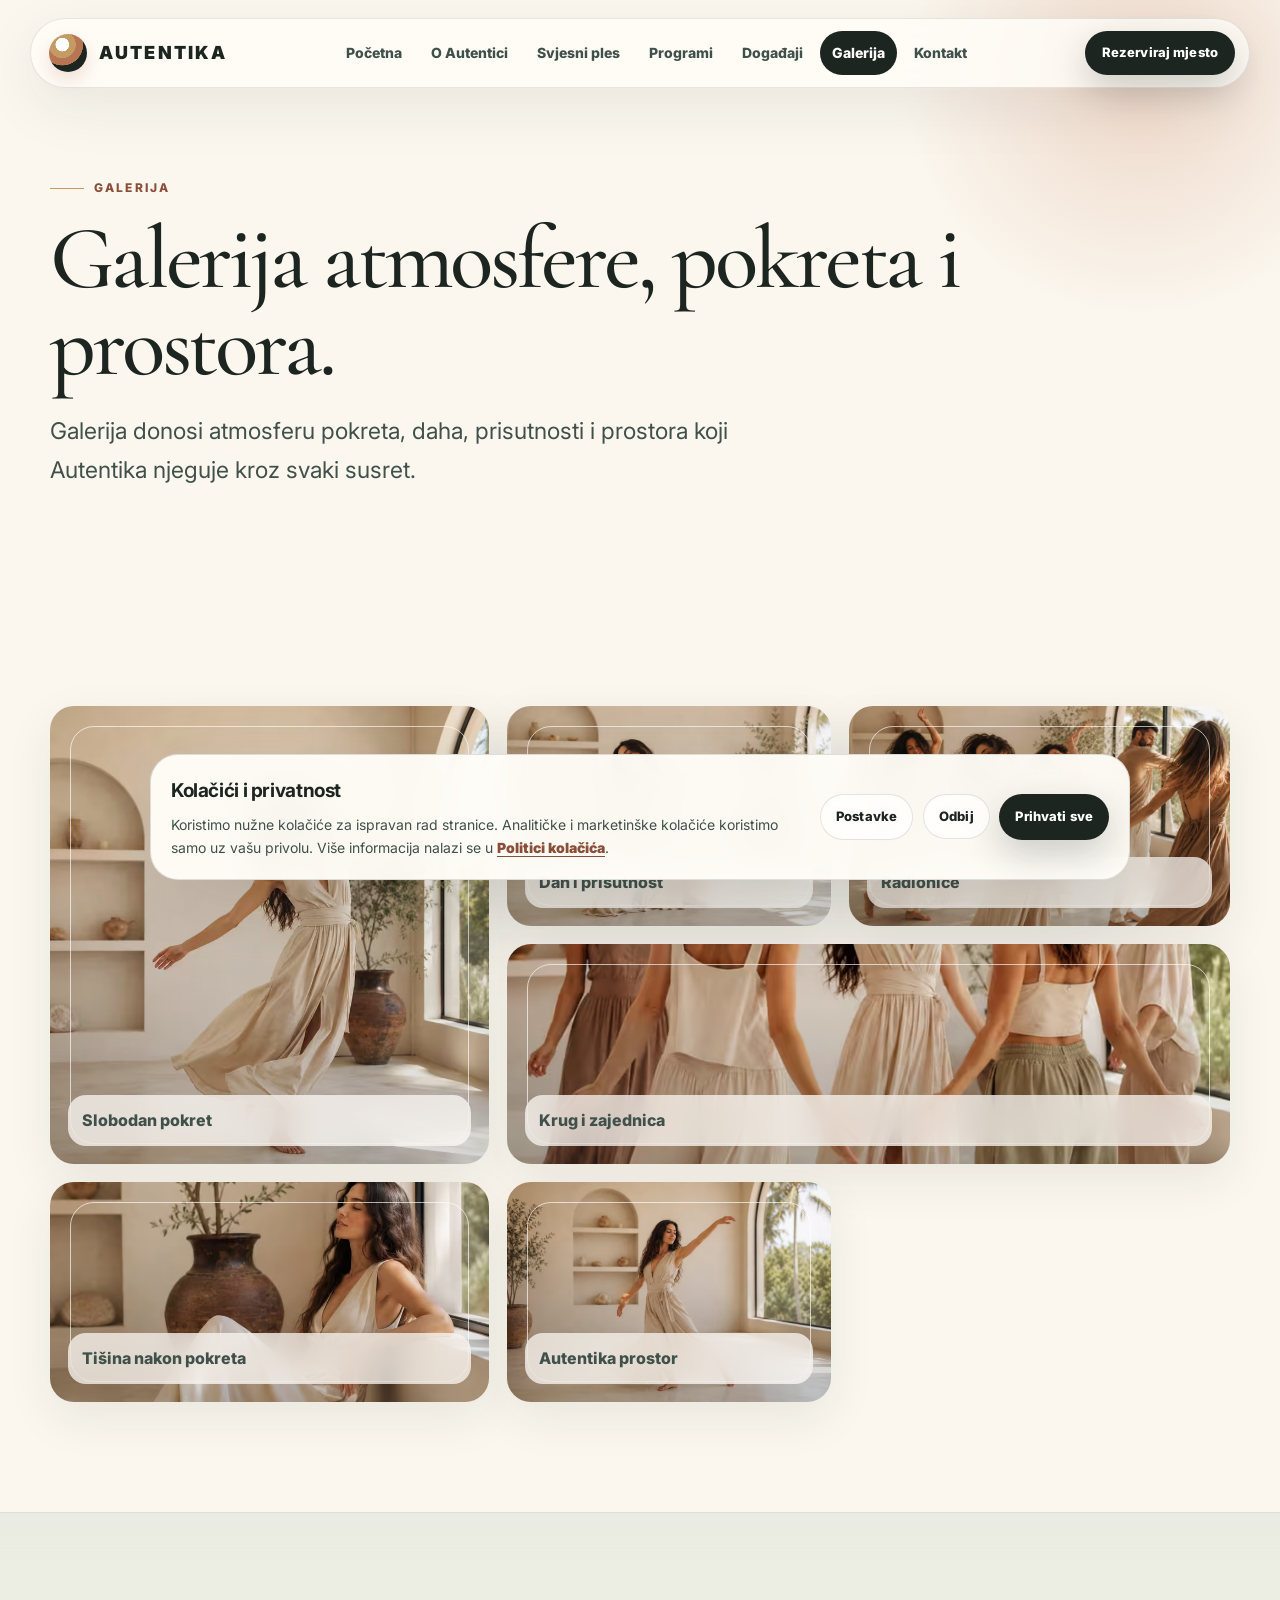
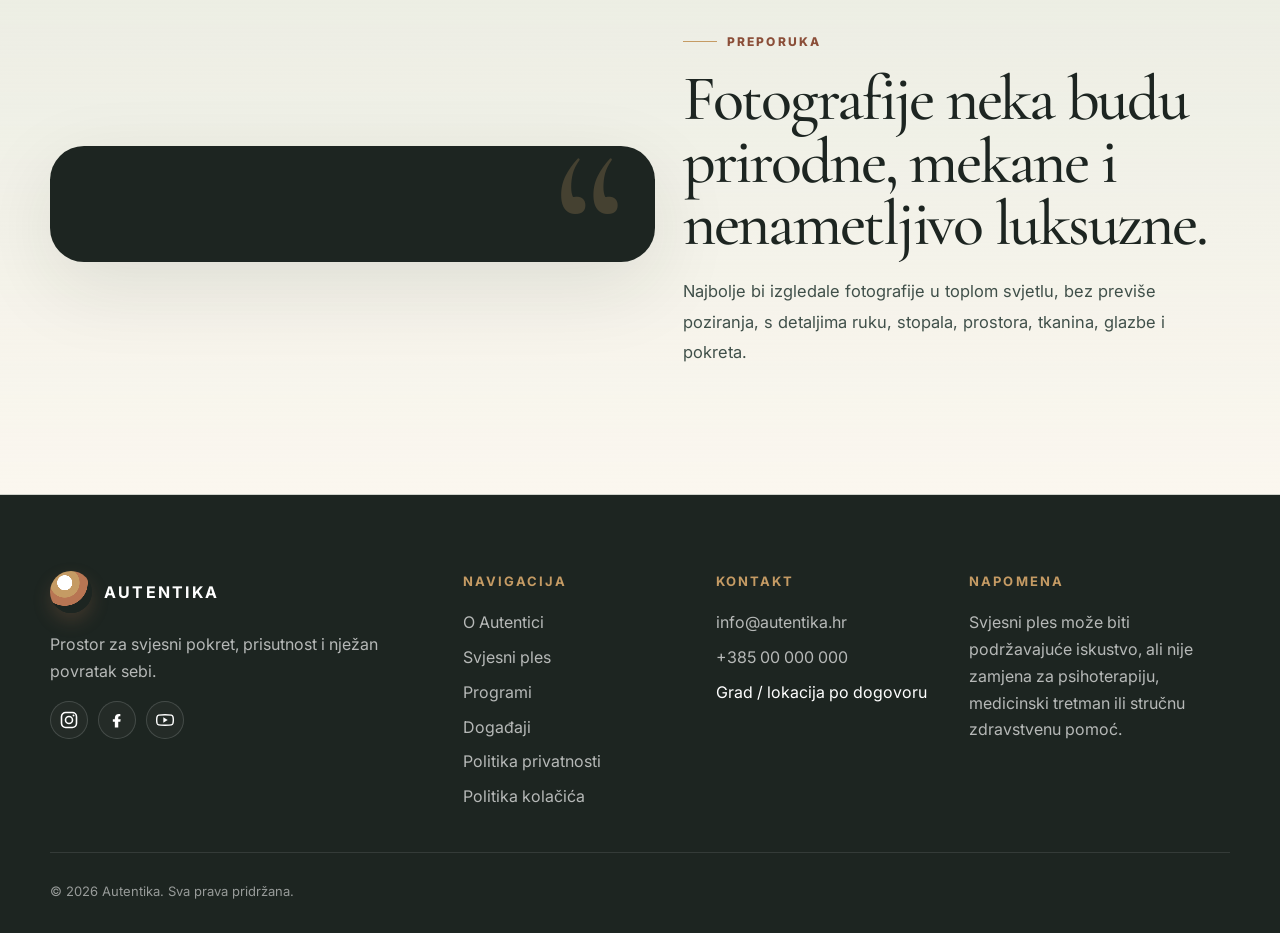
<file: galerija.html>
<!doctype html>
<html lang="hr">
<head>
  <meta charset="utf-8">
  <meta name="viewport" content="width=device-width, initial-scale=1">
  <title>Galerija | Autentika</title>
  <meta name="description" content="Galerija atmosfere, pokreta i prostora brenda Autentika.">
  <link rel="canonical" href="https://autentika.hr/galerija.html">
  <meta property="og:type" content="website">
  <meta property="og:locale" content="hr_HR">
  <meta property="og:site_name" content="Autentika">
  <meta property="og:title" content="Galerija | Autentika">
  <meta property="og:description" content="Galerija atmosfere, pokreta i prostora brenda Autentika.">
  <meta property="og:url" content="https://autentika.hr/galerija.html">
  <meta property="og:image" content="https://autentika.hr/assets/img/autentika-hero.avif">
  <meta name="twitter:card" content="summary_large_image">
  <meta name="twitter:title" content="Galerija | Autentika">
  <meta name="twitter:description" content="Galerija atmosfere, pokreta i prostora brenda Autentika.">
  <meta name="twitter:image" content="https://autentika.hr/assets/img/autentika-hero.avif">
  <meta name="theme-color" content="#fbf7ef">
  <link rel="icon" href="assets/img/favicon.svg" type="image/svg+xml">
  <link rel="preconnect" href="https://fonts.googleapis.com">
  <link rel="preconnect" href="https://fonts.gstatic.com" crossorigin>
  <link href="https://fonts.googleapis.com/css2?family=Cormorant+Garamond:wght@400;500;600;700&family=Inter:wght@400;500;600;700;800;900&display=swap" rel="stylesheet">
  <link rel="stylesheet" href="assets/css/style.css">
</head>
<body>

    <a class="skip-link" href="#main">Preskoči na sadržaj</a>
    <header class="site-header" aria-label="Glavna navigacija">
      <div class="nav-shell">
        <a class="brand" href="index.html" aria-label="Autentika početna">
          <span class="brand-mark" aria-hidden="true"></span>
          <span>Autentika</span>
        </a>
        <nav aria-label="Desktop navigacija">
          <ul class="nav-links">
            <li><a href="index.html" data-nav-link>Početna</a></li>
<li><a href="o-autentici.html" data-nav-link>O Autentici</a></li>
<li><a href="svjesni-ples.html" data-nav-link>Svjesni ples</a></li>
<li><a href="programi.html" data-nav-link>Programi</a></li>
<li><a href="dogadaji.html" data-nav-link>Događaji</a></li>
<li><a href="galerija.html" data-nav-link>Galerija</a></li>
<li><a href="kontakt.html" data-nav-link>Kontakt</a></li>
          </ul>
        </nav>
        <a class="btn btn-primary nav-cta" href="kontakt.html">Rezerviraj mjesto</a>
        <button class="menu-toggle" type="button" data-menu-toggle aria-label="Otvori izbornik" aria-expanded="false"><span class="menu-label">Izbornik</span></button>
      </div>
      <nav class="mobile-panel" data-mobile-panel aria-label="Mobilna navigacija">
        <ul>
          <li><a href="index.html" data-nav-link>Početna</a></li>
<li><a href="o-autentici.html" data-nav-link>O Autentici</a></li>
<li><a href="svjesni-ples.html" data-nav-link>Svjesni ples</a></li>
<li><a href="programi.html" data-nav-link>Programi</a></li>
<li><a href="dogadaji.html" data-nav-link>Događaji</a></li>
<li><a href="galerija.html" data-nav-link>Galerija</a></li>
<li><a href="kontakt.html" data-nav-link>Kontakt</a></li>
        </ul>
      </nav>
    </header>
    
<main id="main">

<section class="page-hero">
  <div class="container">
<p class="eyebrow reveal">Galerija</p>
    <h1 class="page-title reveal delay-1">Galerija atmosfere, pokreta i prostora.</h1>
    <p class="lead reveal delay-2">Galerija donosi atmosferu pokreta, daha, prisutnosti i prostora koji Autentika njeguje kroz svaki susret.</p>
  </div>
</section>

<section class="section">
  <div class="container">
    <div class="gallery-grid reveal">
      <div class="gallery-item gallery-1 tall"><div class="gallery-caption">Slobodan pokret</div></div>
      <div class="gallery-item gallery-2"><div class="gallery-caption">Dah i prisutnost</div></div>
      <div class="gallery-item gallery-3"><div class="gallery-caption">Radionice</div></div>
      <div class="gallery-item gallery-4 wide"><div class="gallery-caption">Krug i zajednica</div></div>
      <div class="gallery-item gallery-5"><div class="gallery-caption">Tišina nakon pokreta</div></div>
      <div class="gallery-item gallery-6"><div class="gallery-caption">Autentika prostor</div></div>
    </div>
  </div>
</section>
<section class="section soft-band">
  <div class="container grid two">
    <div class="quote-card reveal"><p></p></div>
    <div class="reveal delay-1"><p class="eyebrow">Preporuka</p><h2 class="section-title">Fotografije neka budu prirodne, mekane i nenametljivo luksuzne.</h2><p class="copy">Najbolje bi izgledale fotografije u toplom svjetlu, bez previše poziranja, s detaljima ruku, stopala, prostora, tkanina, glazbe i pokreta.</p></div>
  </div>
</section>

</main>

    <footer class="site-footer">
      <div class="container">
        <div class="footer-grid">
          <div>
            <div class="footer-brand"><span class="brand-mark" aria-hidden="true"></span><b>Autentika</b></div>
            <p>Prostor za svjesni pokret, prisutnost i nježan povratak sebi.</p>
            <div class="socials" aria-label="Društvene mreže">
              <a href="#" aria-label="Instagram" class="social-icon"><svg viewBox="0 0 24 24" aria-hidden="true" focusable="false"><rect x="3" y="3" width="18" height="18" rx="5" ry="5" fill="none" stroke="currentColor" stroke-width="1.9"/><circle cx="12" cy="12" r="4.2" fill="none" stroke="currentColor" stroke-width="1.9"/><circle cx="17.4" cy="6.6" r="1.2" fill="currentColor"/></svg></a>
              <a href="#" aria-label="Facebook" class="social-icon"><svg viewBox="0 0 24 24" aria-hidden="true" focusable="false"><path d="M13.5 21v-7h2.5l.4-3h-2.9V9.1c0-.9.3-1.6 1.7-1.6H16V4.8c-.3 0-.9-.1-1.8-.1-3 0-4.8 1.8-4.8 5.1V11H7v3h2.4v7h4.1z" fill="currentColor"/></svg></a>
              <a href="#" aria-label="YouTube" class="social-icon"><svg viewBox="0 0 24 24" aria-hidden="true" focusable="false"><path d="M21.6 8.2a2.8 2.8 0 0 0-2-2c-1.8-.5-7.6-.5-7.6-.5s-5.8 0-7.6.5a2.8 2.8 0 0 0-2 2A29 29 0 0 0 2 12a29 29 0 0 0 .4 3.8 2.8 2.8 0 0 0 2 2c1.8.5 7.6.5 7.6.5s5.8 0 7.6-.5a2.8 2.8 0 0 0 2-2A29 29 0 0 0 22 12a29 29 0 0 0-.4-3.8z" fill="none" stroke="currentColor" stroke-width="1.7"/><path d="m10 15.3 5.2-3.3L10 8.7v6.6z" fill="currentColor"/></svg></a>
            </div>
          </div>
          <div>
            <h3>Navigacija</h3>
            <ul class="footer-links">
              <li><a href="o-autentici.html">O Autentici</a></li>
              <li><a href="svjesni-ples.html">Svjesni ples</a></li>
              <li><a href="programi.html">Programi</a></li>
              <li><a href="dogadaji.html">Događaji</a></li>
              <li><a href="politika-privatnosti.html">Politika privatnosti</a></li>
              <li><a href="politika-kolacica.html">Politika kolačića</a></li>
            </ul>
          </div>
          <div>
            <h3>Kontakt</h3>
            <ul class="footer-links">
              <li><a href="mailto:info@autentika.hr">info@autentika.hr</a></li>
              <li><a href="tel:+385000000000">+385 00 000 000</a></li>
              <li>Grad / lokacija po dogovoru</li>
            </ul>
          </div>
          <div>
            <h3>Napomena</h3>
            <p>Svjesni ples može biti podržavajuće iskustvo, ali nije zamjena za psihoterapiju, medicinski tretman ili stručnu zdravstvenu pomoć.</p>
          </div>
        </div>
        <div class="footer-bottom">
          <span>© 2026 Autentika. Sva prava pridržana.</span>
        </div>
      </div>
    </footer>
    

<div class="cookie-banner" data-cookie-banner role="dialog" aria-live="polite" aria-labelledby="cookie-title">
  <div class="cookie-box">
    <div>
      <h2 id="cookie-title">Kolačići i privatnost</h2>
      <p>Koristimo nužne kolačiće za ispravan rad stranice. Analitičke i marketinške kolačiće koristimo samo uz vašu privolu. Više informacija nalazi se u <a class="cookie-link" href="politika-kolacica.html">Politici kolačića</a>.</p>
    </div>
    <div class="cookie-actions">
      <button class="btn btn-secondary" type="button" data-cookie-settings>Postavke</button>
      <button class="btn btn-secondary" type="button" data-cookie-reject>Odbij</button>
      <button class="btn btn-primary" type="button" data-cookie-accept>Prihvati sve</button>
    </div>
    <div class="cookie-settings" data-cookie-settings-panel>
      <label class="cookie-option">
        <input type="checkbox" checked disabled>
        <span><b>Nužni kolačići</b><span>Potrebni su za osnovno funkcioniranje web stranice i ne mogu se isključiti.</span></span>
      </label>
      <label class="cookie-option">
        <input type="checkbox" data-cookie-analytics>
        <span><b>Analitički kolačići</b><span>Pomažu razumjeti kako se web stranica koristi. Trenutno nisu aktivirani dok se ne poveže analitika.</span></span>
      </label>
      <label class="cookie-option">
        <input type="checkbox" data-cookie-marketing>
        <span><b>Marketinški kolačići</b><span>Koriste se za oglašavanje i remarketing. Trenutno nisu aktivirani dok se ne povežu marketinški alati.</span></span>
      </label>
      <div class="cookie-actions">
        <button class="btn btn-primary" type="button" data-cookie-save>Spremi odabir</button>
      </div>
    </div>
  </div>
</div>

<script src="assets/js/main.js"></script>
</body>
</html>
</file>
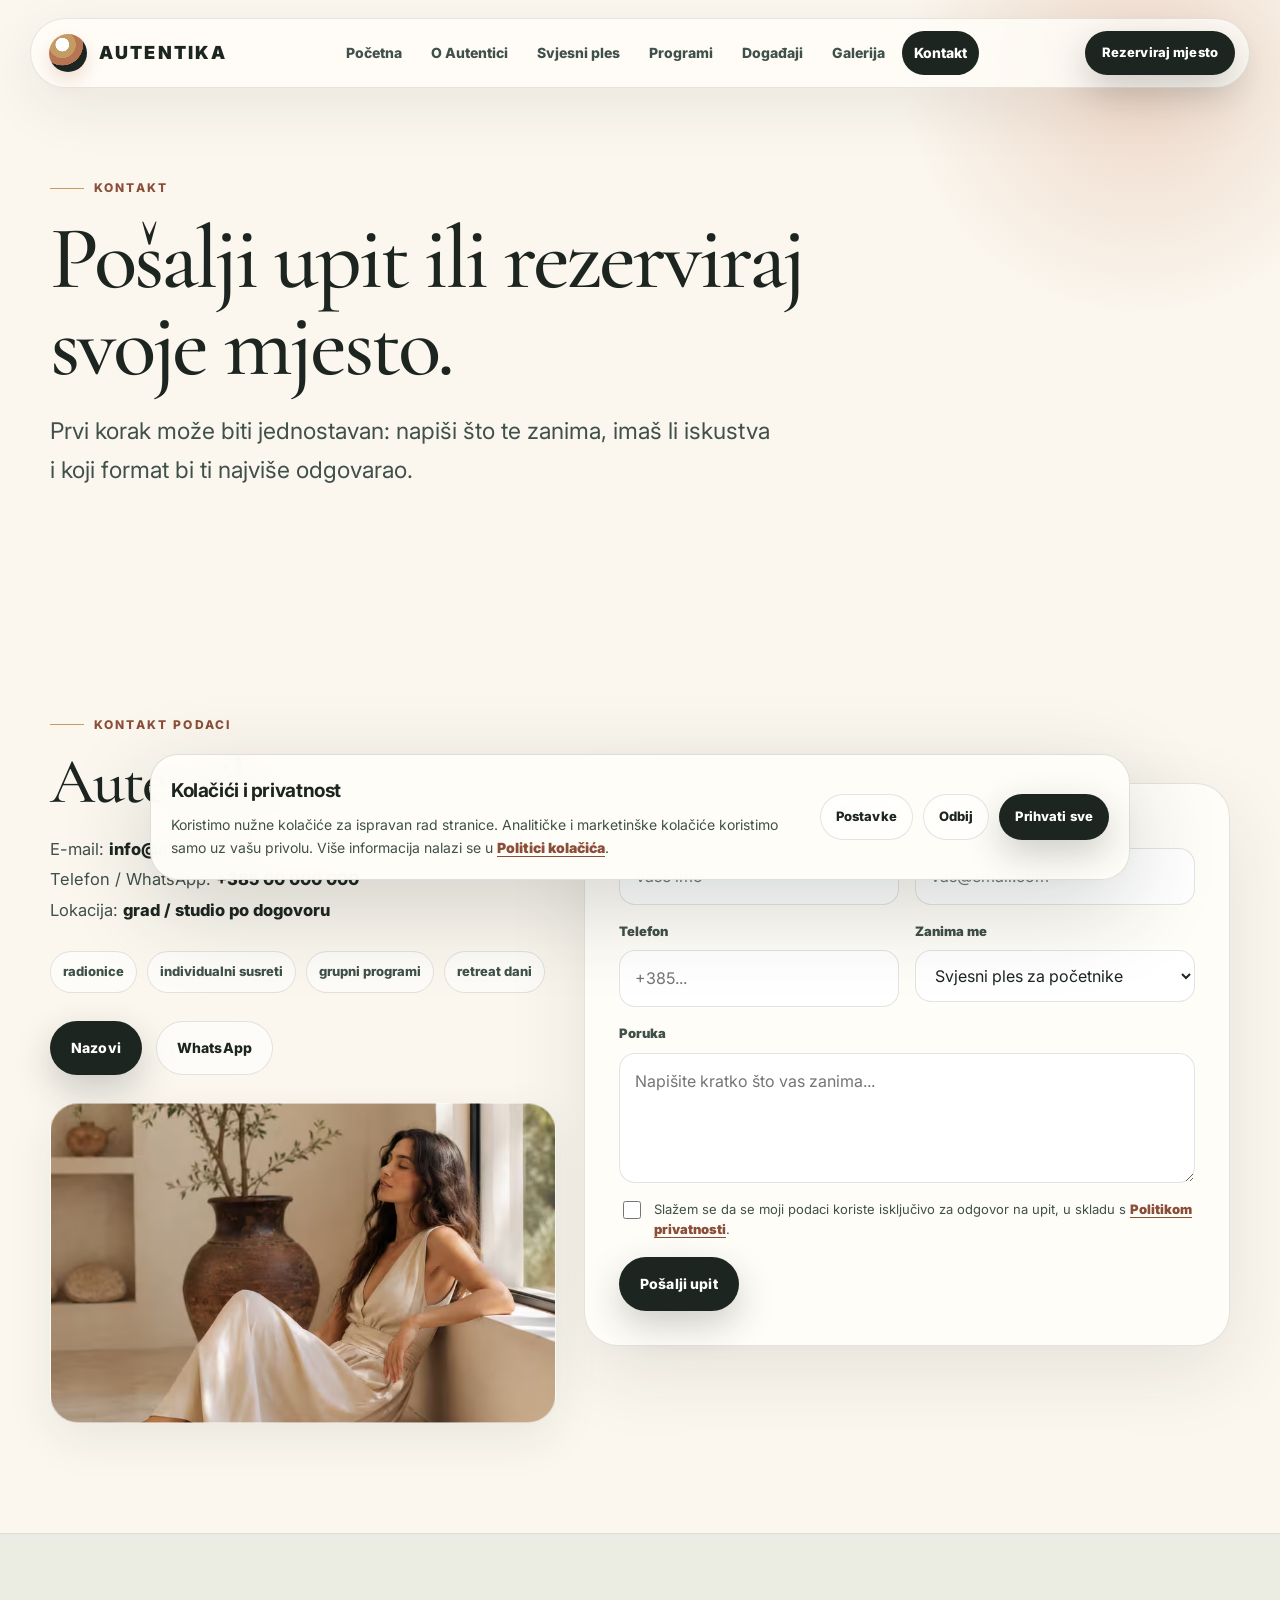
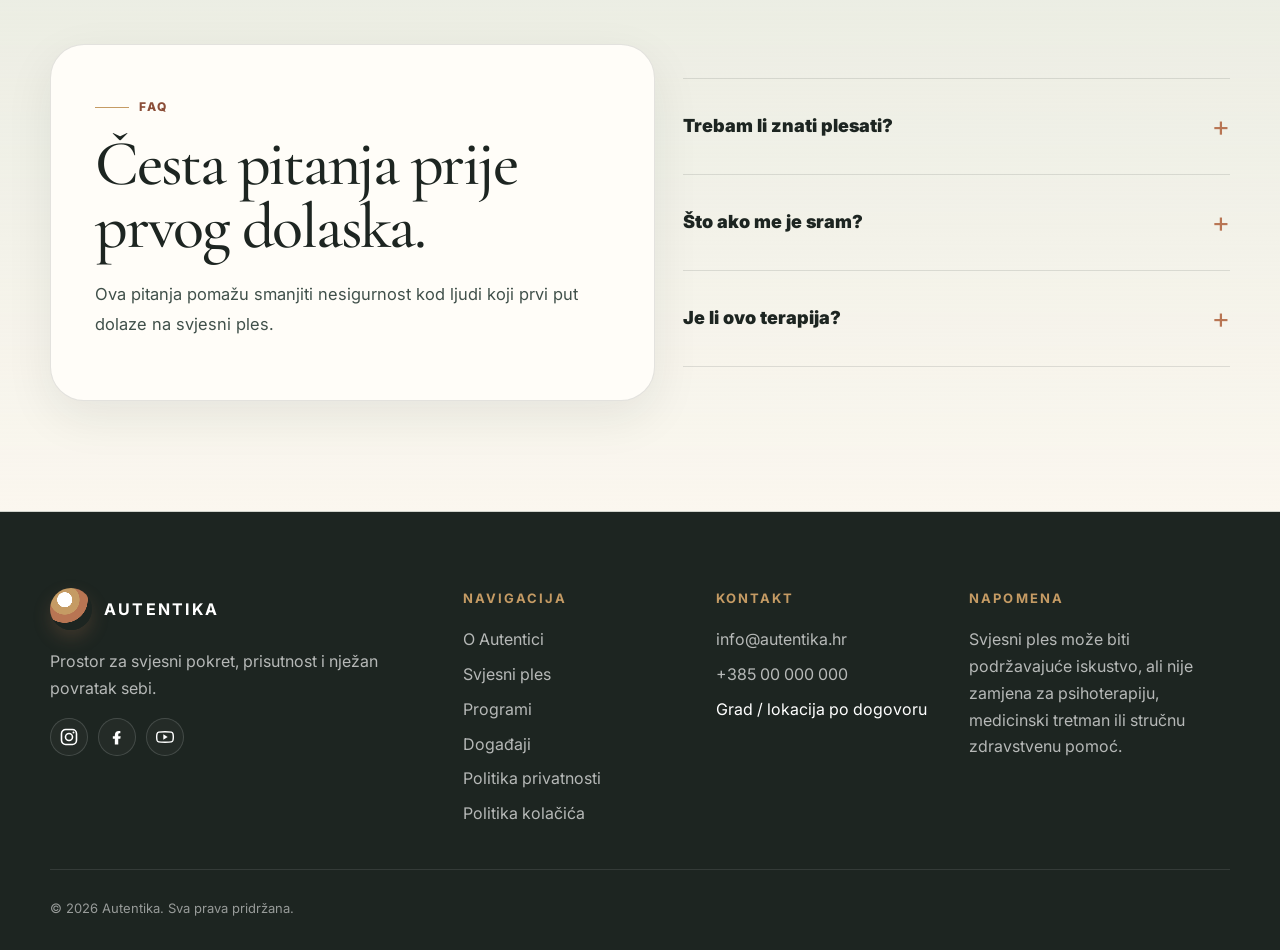
<file: kontakt.html>
<!doctype html>
<html lang="hr">
<head>
  <meta charset="utf-8">
  <meta name="viewport" content="width=device-width, initial-scale=1">
  <title>Kontakt | Autentika</title>
  <meta name="description" content="Kontaktirajte Autentiku za upit, rezervaciju mjesta, radionice i individualne susrete.">
  <link rel="canonical" href="https://autentika.hr/kontakt.html">
  <meta property="og:type" content="website">
  <meta property="og:locale" content="hr_HR">
  <meta property="og:site_name" content="Autentika">
  <meta property="og:title" content="Kontakt | Autentika">
  <meta property="og:description" content="Kontaktirajte Autentiku za upit, rezervaciju mjesta, radionice i individualne susrete.">
  <meta property="og:url" content="https://autentika.hr/kontakt.html">
  <meta property="og:image" content="https://autentika.hr/assets/img/autentika-quiet-moment.avif">
  <meta name="twitter:card" content="summary_large_image">
  <meta name="twitter:title" content="Kontakt | Autentika">
  <meta name="twitter:description" content="Kontaktirajte Autentiku za upit, rezervaciju mjesta, radionice i individualne susrete.">
  <meta name="twitter:image" content="https://autentika.hr/assets/img/autentika-quiet-moment.avif">
  <meta name="theme-color" content="#fbf7ef">
  <link rel="icon" href="assets/img/favicon.svg" type="image/svg+xml">
  <link rel="preconnect" href="https://fonts.googleapis.com">
  <link rel="preconnect" href="https://fonts.gstatic.com" crossorigin>
  <link href="https://fonts.googleapis.com/css2?family=Cormorant+Garamond:wght@400;500;600;700&family=Inter:wght@400;500;600;700;800;900&display=swap" rel="stylesheet">
  <link rel="stylesheet" href="assets/css/style.css">
</head>
<body>

    <a class="skip-link" href="#main">Preskoči na sadržaj</a>
    <header class="site-header" aria-label="Glavna navigacija">
      <div class="nav-shell">
        <a class="brand" href="index.html" aria-label="Autentika početna">
          <span class="brand-mark" aria-hidden="true"></span>
          <span>Autentika</span>
        </a>
        <nav aria-label="Desktop navigacija">
          <ul class="nav-links">
            <li><a href="index.html" data-nav-link>Početna</a></li>
<li><a href="o-autentici.html" data-nav-link>O Autentici</a></li>
<li><a href="svjesni-ples.html" data-nav-link>Svjesni ples</a></li>
<li><a href="programi.html" data-nav-link>Programi</a></li>
<li><a href="dogadaji.html" data-nav-link>Događaji</a></li>
<li><a href="galerija.html" data-nav-link>Galerija</a></li>
<li><a href="kontakt.html" data-nav-link>Kontakt</a></li>
          </ul>
        </nav>
        <a class="btn btn-primary nav-cta" href="kontakt.html">Rezerviraj mjesto</a>
        <button class="menu-toggle" type="button" data-menu-toggle aria-label="Otvori izbornik" aria-expanded="false"><span class="menu-label">Izbornik</span></button>
      </div>
      <nav class="mobile-panel" data-mobile-panel aria-label="Mobilna navigacija">
        <ul>
          <li><a href="index.html" data-nav-link>Početna</a></li>
<li><a href="o-autentici.html" data-nav-link>O Autentici</a></li>
<li><a href="svjesni-ples.html" data-nav-link>Svjesni ples</a></li>
<li><a href="programi.html" data-nav-link>Programi</a></li>
<li><a href="dogadaji.html" data-nav-link>Događaji</a></li>
<li><a href="galerija.html" data-nav-link>Galerija</a></li>
<li><a href="kontakt.html" data-nav-link>Kontakt</a></li>
        </ul>
      </nav>
    </header>
    
<main id="main">

<section class="page-hero">
  <div class="container">
<p class="eyebrow reveal">Kontakt</p>
    <h1 class="page-title reveal delay-1">Pošalji upit ili rezerviraj svoje mjesto.</h1>
    <p class="lead reveal delay-2">Prvi korak može biti jednostavan: napiši što te zanima, imaš li iskustva i koji format bi ti najviše odgovarao.</p>
  </div>
</section>

<section class="section">
  <div class="container grid two">
    <div class="reveal">
      <p class="eyebrow">Kontakt podaci</p>
      <h2 class="section-title">Autentika</h2>
      <p class="copy">E-mail: <a href="mailto:info@autentika.hr"><strong>info@autentika.hr</strong></a><br>Telefon / WhatsApp: <a href="tel:+385000000000"><strong>+385 00 000 000</strong></a><br>Lokacija: <strong>grad / studio po dogovoru</strong></p>
      <div class="pill-list"><span class="pill">radionice</span><span class="pill">individualni susreti</span><span class="pill">grupni programi</span><span class="pill">retreat dani</span></div>
      <div class="btn-row" style="margin-top:28px"><a class="btn btn-primary" href="tel:+385000000000">Nazovi</a><a class="btn btn-secondary" href="https://wa.me/385000000000">WhatsApp</a></div>
      <div class="contact-photo image-photo photo-contact" aria-label="Miran trenutak nakon pokreta"></div>
    </div>
    <div class="form-wrap reveal delay-1">
      <form data-form>
        <div class="form-grid">
          <div class="field"><label for="name">Ime i prezime</label><input id="name" name="name" required placeholder="Vaše ime"></div>
          <div class="field"><label for="email">E-mail</label><input id="email" name="email" type="email" required placeholder="vas@email.com"></div>
          <div class="field"><label for="phone">Telefon</label><input id="phone" name="phone" placeholder="+385..."></div>
          <div class="field"><label for="program">Zanima me</label><select id="program" name="program"><option>Svjesni ples za početnike</option><option>Plesna meditacija</option><option>Tematska radionica</option><option>Individualni susret</option><option>Retreat dan</option></select></div>
          <div class="field full"><label for="message">Poruka</label><textarea id="message" name="message" placeholder="Napišite kratko što vas zanima..."></textarea></div>
        </div>
        <label class="form-consent"><input type="checkbox" required><span>Slažem se da se moji podaci koriste isključivo za odgovor na upit, u skladu s <a href="politika-privatnosti.html">Politikom privatnosti</a>.</span></label>
        <button class="btn btn-primary" type="submit" style="margin-top:18px">Pošalji upit</button>
        <div class="success-message" data-success-message></div>
      </form>
    </div>
  </div>
</section>
<section class="section soft-band">
  <div class="container grid two">
    <div class="intro-card reveal"><p class="eyebrow">FAQ</p><h2 class="section-title">Česta pitanja prije prvog dolaska.</h2><p class="copy">Ova pitanja pomažu smanjiti nesigurnost kod ljudi koji prvi put dolaze na svjesni ples.</p></div>
    <div class="faq-list reveal delay-1">
      <div class="faq-item" data-faq-item><button class="faq-question" data-faq-question aria-expanded="false">Trebam li znati plesati?</button><div class="faq-answer" data-faq-answer><p>Ne. Svjesni ples ne traži plesno znanje, koreografiju ni tehniku. Dovoljna je spremnost da se krećeš u svom ritmu.</p></div></div>
      <div class="faq-item" data-faq-item><button class="faq-question" data-faq-question aria-expanded="false">Što ako me je sram?</button><div class="faq-answer" data-faq-answer><p>Sram je čest prije prvog dolaska. Zato je prostor vođen nježno, bez pritiska i bez obaveze da sudjeluješ više nego što želiš.</p></div></div>
      <div class="faq-item" data-faq-item><button class="faq-question" data-faq-question aria-expanded="false">Je li ovo terapija?</button><div class="faq-answer" data-faq-answer><p>Ne. Svjesni ples može biti podržavajuće iskustvo, ali nije zamjena za psihoterapiju, medicinski tretman ili zdravstvenu pomoć.</p></div></div>
    </div>
  </div>
</section>

</main>

    <footer class="site-footer">
      <div class="container">
        <div class="footer-grid">
          <div>
            <div class="footer-brand"><span class="brand-mark" aria-hidden="true"></span><b>Autentika</b></div>
            <p>Prostor za svjesni pokret, prisutnost i nježan povratak sebi.</p>
            <div class="socials" aria-label="Društvene mreže">
              <a href="#" aria-label="Instagram" class="social-icon"><svg viewBox="0 0 24 24" aria-hidden="true" focusable="false"><rect x="3" y="3" width="18" height="18" rx="5" ry="5" fill="none" stroke="currentColor" stroke-width="1.9"/><circle cx="12" cy="12" r="4.2" fill="none" stroke="currentColor" stroke-width="1.9"/><circle cx="17.4" cy="6.6" r="1.2" fill="currentColor"/></svg></a>
              <a href="#" aria-label="Facebook" class="social-icon"><svg viewBox="0 0 24 24" aria-hidden="true" focusable="false"><path d="M13.5 21v-7h2.5l.4-3h-2.9V9.1c0-.9.3-1.6 1.7-1.6H16V4.8c-.3 0-.9-.1-1.8-.1-3 0-4.8 1.8-4.8 5.1V11H7v3h2.4v7h4.1z" fill="currentColor"/></svg></a>
              <a href="#" aria-label="YouTube" class="social-icon"><svg viewBox="0 0 24 24" aria-hidden="true" focusable="false"><path d="M21.6 8.2a2.8 2.8 0 0 0-2-2c-1.8-.5-7.6-.5-7.6-.5s-5.8 0-7.6.5a2.8 2.8 0 0 0-2 2A29 29 0 0 0 2 12a29 29 0 0 0 .4 3.8 2.8 2.8 0 0 0 2 2c1.8.5 7.6.5 7.6.5s5.8 0 7.6-.5a2.8 2.8 0 0 0 2-2A29 29 0 0 0 22 12a29 29 0 0 0-.4-3.8z" fill="none" stroke="currentColor" stroke-width="1.7"/><path d="m10 15.3 5.2-3.3L10 8.7v6.6z" fill="currentColor"/></svg></a>
            </div>
          </div>
          <div>
            <h3>Navigacija</h3>
            <ul class="footer-links">
              <li><a href="o-autentici.html">O Autentici</a></li>
              <li><a href="svjesni-ples.html">Svjesni ples</a></li>
              <li><a href="programi.html">Programi</a></li>
              <li><a href="dogadaji.html">Događaji</a></li>
              <li><a href="politika-privatnosti.html">Politika privatnosti</a></li>
              <li><a href="politika-kolacica.html">Politika kolačića</a></li>
            </ul>
          </div>
          <div>
            <h3>Kontakt</h3>
            <ul class="footer-links">
              <li><a href="mailto:info@autentika.hr">info@autentika.hr</a></li>
              <li><a href="tel:+385000000000">+385 00 000 000</a></li>
              <li>Grad / lokacija po dogovoru</li>
            </ul>
          </div>
          <div>
            <h3>Napomena</h3>
            <p>Svjesni ples može biti podržavajuće iskustvo, ali nije zamjena za psihoterapiju, medicinski tretman ili stručnu zdravstvenu pomoć.</p>
          </div>
        </div>
        <div class="footer-bottom">
          <span>© 2026 Autentika. Sva prava pridržana.</span>
        </div>
      </div>
    </footer>
    

<div class="cookie-banner" data-cookie-banner role="dialog" aria-live="polite" aria-labelledby="cookie-title">
  <div class="cookie-box">
    <div>
      <h2 id="cookie-title">Kolačići i privatnost</h2>
      <p>Koristimo nužne kolačiće za ispravan rad stranice. Analitičke i marketinške kolačiće koristimo samo uz vašu privolu. Više informacija nalazi se u <a class="cookie-link" href="politika-kolacica.html">Politici kolačića</a>.</p>
    </div>
    <div class="cookie-actions">
      <button class="btn btn-secondary" type="button" data-cookie-settings>Postavke</button>
      <button class="btn btn-secondary" type="button" data-cookie-reject>Odbij</button>
      <button class="btn btn-primary" type="button" data-cookie-accept>Prihvati sve</button>
    </div>
    <div class="cookie-settings" data-cookie-settings-panel>
      <label class="cookie-option">
        <input type="checkbox" checked disabled>
        <span><b>Nužni kolačići</b><span>Potrebni su za osnovno funkcioniranje web stranice i ne mogu se isključiti.</span></span>
      </label>
      <label class="cookie-option">
        <input type="checkbox" data-cookie-analytics>
        <span><b>Analitički kolačići</b><span>Pomažu razumjeti kako se web stranica koristi. Trenutno nisu aktivirani dok se ne poveže analitika.</span></span>
      </label>
      <label class="cookie-option">
        <input type="checkbox" data-cookie-marketing>
        <span><b>Marketinški kolačići</b><span>Koriste se za oglašavanje i remarketing. Trenutno nisu aktivirani dok se ne povežu marketinški alati.</span></span>
      </label>
      <div class="cookie-actions">
        <button class="btn btn-primary" type="button" data-cookie-save>Spremi odabir</button>
      </div>
    </div>
  </div>
</div>

<script src="assets/js/main.js"></script>
</body>
</html>
</file>
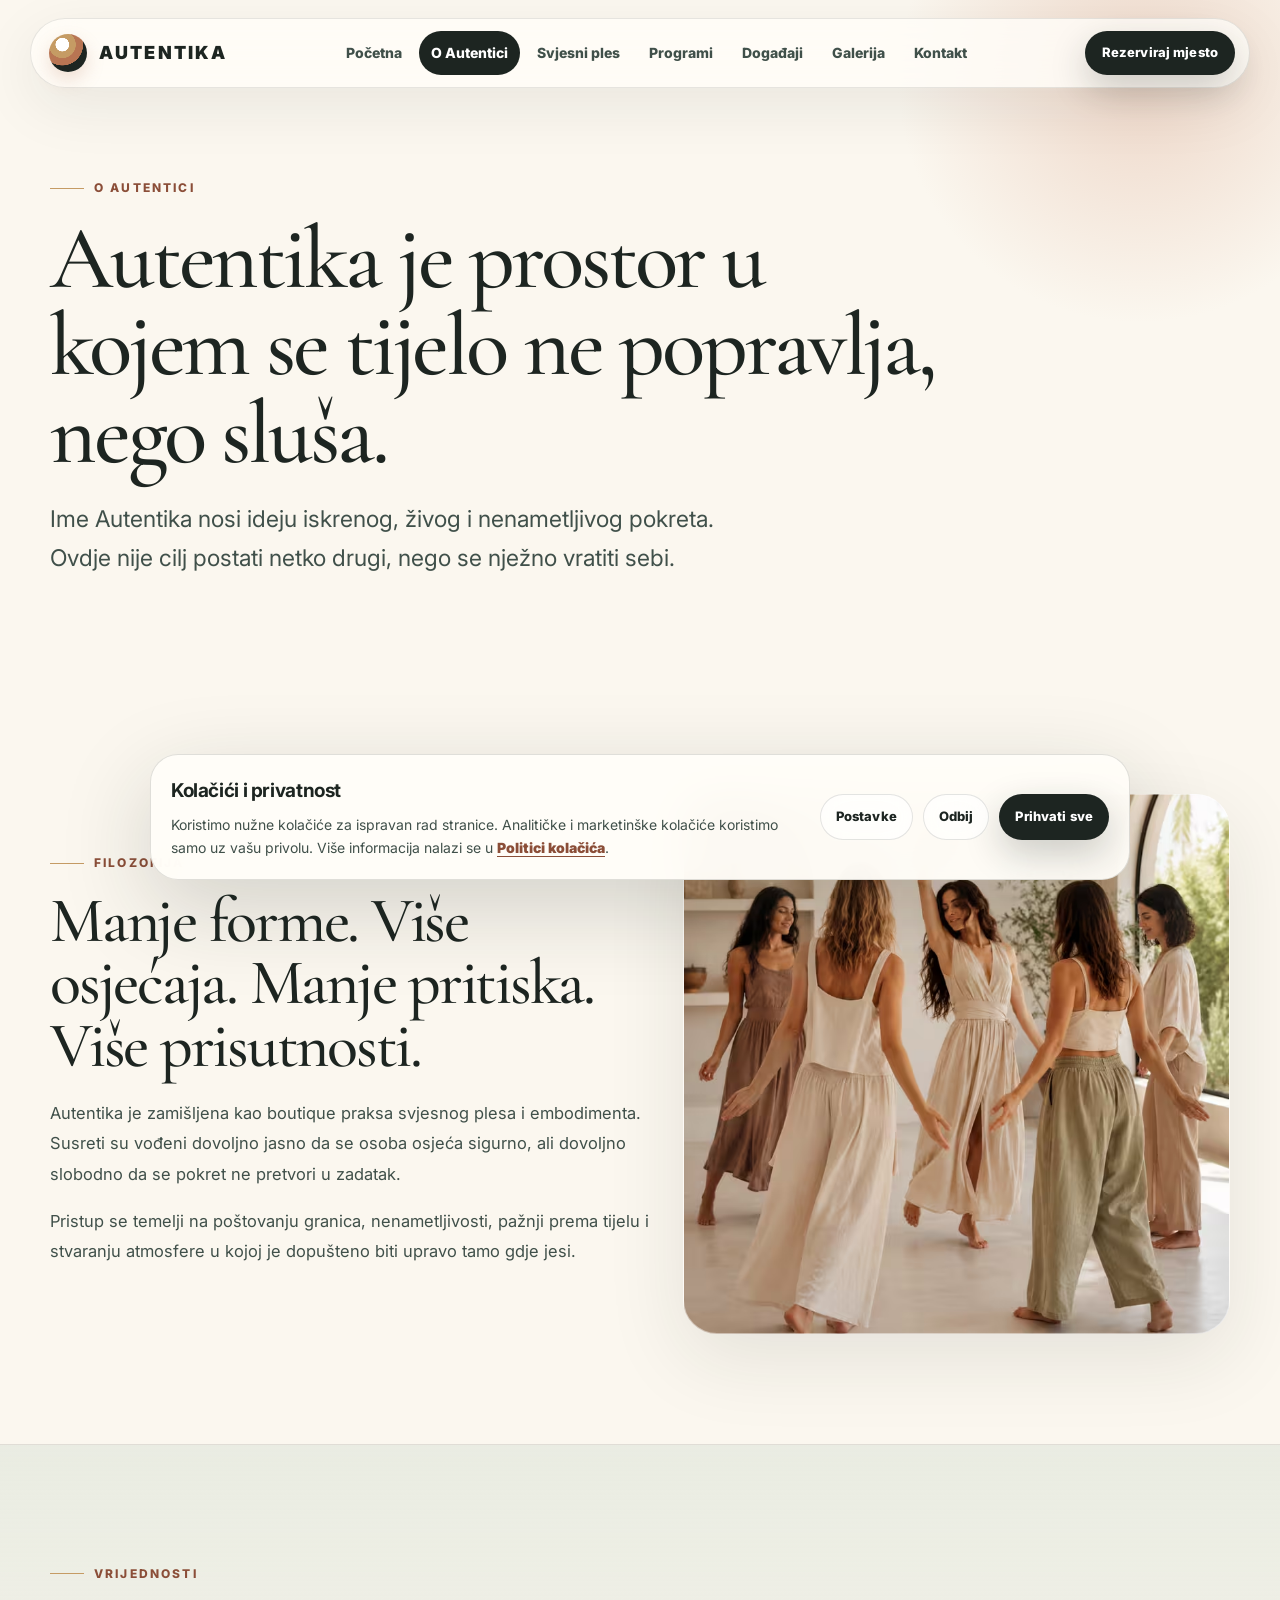
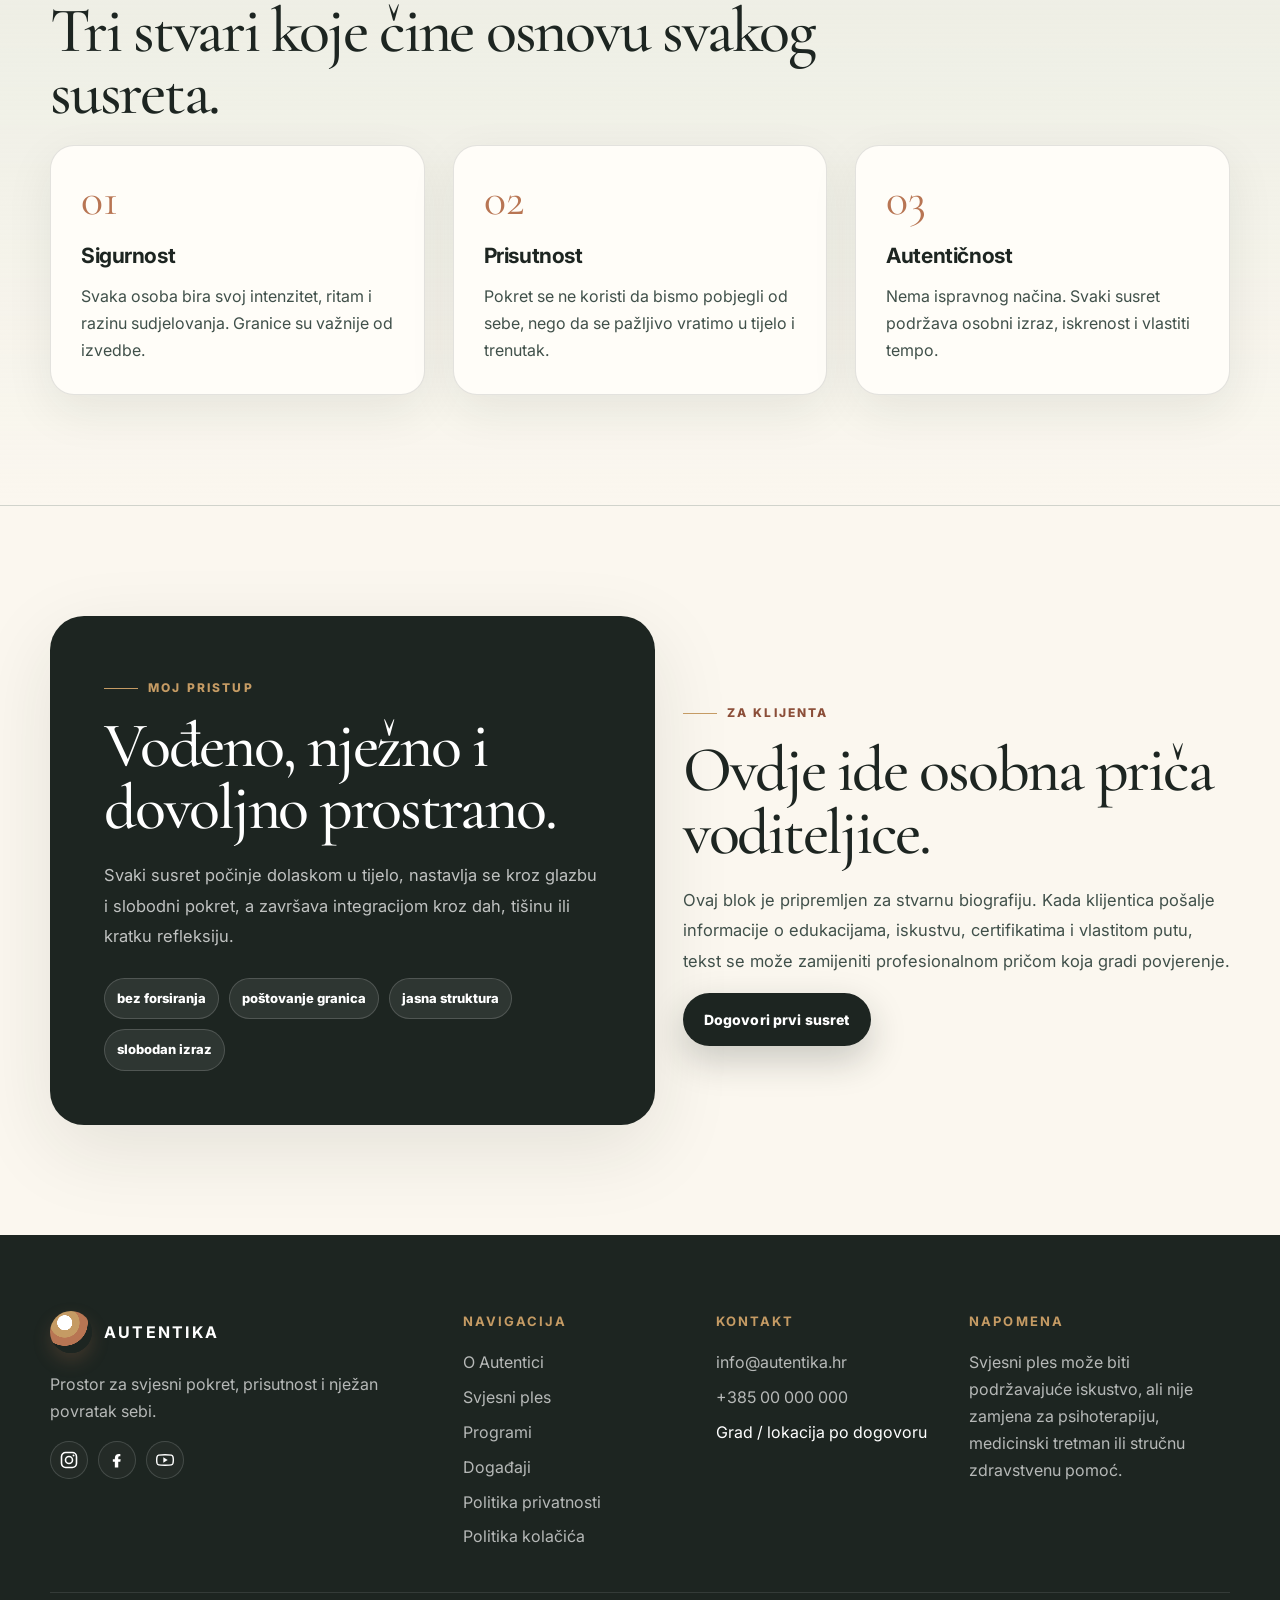
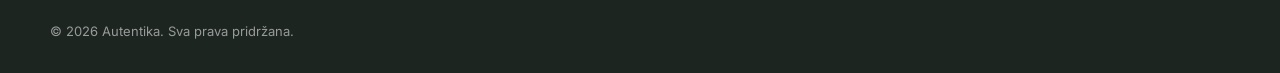
<file: o-autentici.html>
<!doctype html>
<html lang="hr">
<head>
  <meta charset="utf-8">
  <meta name="viewport" content="width=device-width, initial-scale=1">
  <title>O Autentici | Svjesni ples i embodiment</title>
  <meta name="description" content="Upoznajte Autentiku, boutique prostor za svjesni pokret, prisutnost, dah i autentičan izraz.">
  <link rel="canonical" href="https://autentika.hr/o-autentici.html">
  <meta property="og:type" content="website">
  <meta property="og:locale" content="hr_HR">
  <meta property="og:site_name" content="Autentika">
  <meta property="og:title" content="O Autentici | Svjesni ples i embodiment">
  <meta property="og:description" content="Upoznajte Autentiku, boutique prostor za svjesni pokret, prisutnost, dah i autentičan izraz.">
  <meta property="og:url" content="https://autentika.hr/o-autentici.html">
  <meta property="og:image" content="https://autentika.hr/assets/img/autentika-about-group.avif">
  <meta name="twitter:card" content="summary_large_image">
  <meta name="twitter:title" content="O Autentici | Svjesni ples i embodiment">
  <meta name="twitter:description" content="Upoznajte Autentiku, boutique prostor za svjesni pokret, prisutnost, dah i autentičan izraz.">
  <meta name="twitter:image" content="https://autentika.hr/assets/img/autentika-about-group.avif">
  <meta name="theme-color" content="#fbf7ef">
  <link rel="icon" href="assets/img/favicon.svg" type="image/svg+xml">
  <link rel="preconnect" href="https://fonts.googleapis.com">
  <link rel="preconnect" href="https://fonts.gstatic.com" crossorigin>
  <link href="https://fonts.googleapis.com/css2?family=Cormorant+Garamond:wght@400;500;600;700&family=Inter:wght@400;500;600;700;800;900&display=swap" rel="stylesheet">
  <link rel="stylesheet" href="assets/css/style.css">
</head>
<body>

    <a class="skip-link" href="#main">Preskoči na sadržaj</a>
    <header class="site-header" aria-label="Glavna navigacija">
      <div class="nav-shell">
        <a class="brand" href="index.html" aria-label="Autentika početna">
          <span class="brand-mark" aria-hidden="true"></span>
          <span>Autentika</span>
        </a>
        <nav aria-label="Desktop navigacija">
          <ul class="nav-links">
            <li><a href="index.html" data-nav-link>Početna</a></li>
<li><a href="o-autentici.html" data-nav-link>O Autentici</a></li>
<li><a href="svjesni-ples.html" data-nav-link>Svjesni ples</a></li>
<li><a href="programi.html" data-nav-link>Programi</a></li>
<li><a href="dogadaji.html" data-nav-link>Događaji</a></li>
<li><a href="galerija.html" data-nav-link>Galerija</a></li>
<li><a href="kontakt.html" data-nav-link>Kontakt</a></li>
          </ul>
        </nav>
        <a class="btn btn-primary nav-cta" href="kontakt.html">Rezerviraj mjesto</a>
        <button class="menu-toggle" type="button" data-menu-toggle aria-label="Otvori izbornik" aria-expanded="false"><span class="menu-label">Izbornik</span></button>
      </div>
      <nav class="mobile-panel" data-mobile-panel aria-label="Mobilna navigacija">
        <ul>
          <li><a href="index.html" data-nav-link>Početna</a></li>
<li><a href="o-autentici.html" data-nav-link>O Autentici</a></li>
<li><a href="svjesni-ples.html" data-nav-link>Svjesni ples</a></li>
<li><a href="programi.html" data-nav-link>Programi</a></li>
<li><a href="dogadaji.html" data-nav-link>Događaji</a></li>
<li><a href="galerija.html" data-nav-link>Galerija</a></li>
<li><a href="kontakt.html" data-nav-link>Kontakt</a></li>
        </ul>
      </nav>
    </header>
    
<main id="main">

<section class="page-hero">
  <div class="container">
<p class="eyebrow reveal">O Autentici</p>
    <h1 class="page-title reveal delay-1">Autentika je prostor u kojem se tijelo ne popravlja, nego sluša.</h1>
    <p class="lead reveal delay-2">Ime Autentika nosi ideju iskrenog, živog i nenametljivog pokreta. Ovdje nije cilj postati netko drugi, nego se nježno vratiti sebi.</p>
  </div>
</section>

<section class="section">
  <div class="container grid two">
    <div class="reveal">
      <p class="eyebrow">Filozofija</p>
      <h2 class="section-title">Manje forme. Više osjećaja. Manje pritiska. Više prisutnosti.</h2>
      <p class="copy">Autentika je zamišljena kao boutique praksa svjesnog plesa i embodimenta. Susreti su vođeni dovoljno jasno da se osoba osjeća sigurno, ali dovoljno slobodno da se pokret ne pretvori u zadatak.</p>
      <p class="copy">Pristup se temelji na poštovanju granica, nenametljivosti, pažnji prema tijelu i stvaranju atmosfere u kojoj je dopušteno biti upravo tamo gdje jesi.</p>
    </div>
    <div class="image-placeholder image-photo photo-about reveal delay-1" aria-label="Grupni svjesni ples" role="img"></div>
  </div>
</section>
<section class="section soft-band">
  <div class="container">
    <p class="eyebrow reveal">Vrijednosti</p>
    <h2 class="section-title reveal delay-1">Tri stvari koje čine osnovu svakog susreta.</h2>
    <div class="grid three">
      <article class="card reveal"><span class="num" aria-hidden="true">01</span><h3>Sigurnost</h3><p>Svaka osoba bira svoj intenzitet, ritam i razinu sudjelovanja. Granice su važnije od izvedbe.</p></article>
      <article class="card reveal delay-1"><span class="num" aria-hidden="true">02</span><h3>Prisutnost</h3><p>Pokret se ne koristi da bismo pobjegli od sebe, nego da se pažljivo vratimo u tijelo i trenutak.</p></article>
      <article class="card reveal delay-2"><span class="num" aria-hidden="true">03</span><h3>Autentičnost</h3><p>Nema ispravnog načina. Svaki susret podržava osobni izraz, iskrenost i vlastiti tempo.</p></article>
    </div>
  </div>
</section>
<section class="section">
  <div class="container grid two">
    <div class="dark-panel reveal">
      <p class="eyebrow">Moj pristup</p>
      <h2 class="section-title">Vođeno, nježno i dovoljno prostrano.</h2>
      <p class="copy">Svaki susret počinje dolaskom u tijelo, nastavlja se kroz glazbu i slobodni pokret, a završava integracijom kroz dah, tišinu ili kratku refleksiju.</p>
      <div class="pill-list"><span class="pill">bez forsiranja</span><span class="pill">poštovanje granica</span><span class="pill">jasna struktura</span><span class="pill">slobodan izraz</span></div>
    </div>
    <div class="reveal delay-1">
      <p class="eyebrow">Za klijenta</p>
      <h2 class="section-title">Ovdje ide osobna priča voditeljice.</h2>
      <p class="copy">Ovaj blok je pripremljen za stvarnu biografiju. Kada klijentica pošalje informacije o edukacijama, iskustvu, certifikatima i vlastitom putu, tekst se može zamijeniti profesionalnom pričom koja gradi povjerenje.</p>
      <a class="btn btn-primary" href="kontakt.html">Dogovori prvi susret</a>
    </div>
  </div>
</section>

</main>

    <footer class="site-footer">
      <div class="container">
        <div class="footer-grid">
          <div>
            <div class="footer-brand"><span class="brand-mark" aria-hidden="true"></span><b>Autentika</b></div>
            <p>Prostor za svjesni pokret, prisutnost i nježan povratak sebi.</p>
            <div class="socials" aria-label="Društvene mreže">
              <a href="#" aria-label="Instagram" class="social-icon"><svg viewBox="0 0 24 24" aria-hidden="true" focusable="false"><rect x="3" y="3" width="18" height="18" rx="5" ry="5" fill="none" stroke="currentColor" stroke-width="1.9"/><circle cx="12" cy="12" r="4.2" fill="none" stroke="currentColor" stroke-width="1.9"/><circle cx="17.4" cy="6.6" r="1.2" fill="currentColor"/></svg></a>
              <a href="#" aria-label="Facebook" class="social-icon"><svg viewBox="0 0 24 24" aria-hidden="true" focusable="false"><path d="M13.5 21v-7h2.5l.4-3h-2.9V9.1c0-.9.3-1.6 1.7-1.6H16V4.8c-.3 0-.9-.1-1.8-.1-3 0-4.8 1.8-4.8 5.1V11H7v3h2.4v7h4.1z" fill="currentColor"/></svg></a>
              <a href="#" aria-label="YouTube" class="social-icon"><svg viewBox="0 0 24 24" aria-hidden="true" focusable="false"><path d="M21.6 8.2a2.8 2.8 0 0 0-2-2c-1.8-.5-7.6-.5-7.6-.5s-5.8 0-7.6.5a2.8 2.8 0 0 0-2 2A29 29 0 0 0 2 12a29 29 0 0 0 .4 3.8 2.8 2.8 0 0 0 2 2c1.8.5 7.6.5 7.6.5s5.8 0 7.6-.5a2.8 2.8 0 0 0 2-2A29 29 0 0 0 22 12a29 29 0 0 0-.4-3.8z" fill="none" stroke="currentColor" stroke-width="1.7"/><path d="m10 15.3 5.2-3.3L10 8.7v6.6z" fill="currentColor"/></svg></a>
            </div>
          </div>
          <div>
            <h3>Navigacija</h3>
            <ul class="footer-links">
              <li><a href="o-autentici.html">O Autentici</a></li>
              <li><a href="svjesni-ples.html">Svjesni ples</a></li>
              <li><a href="programi.html">Programi</a></li>
              <li><a href="dogadaji.html">Događaji</a></li>
              <li><a href="politika-privatnosti.html">Politika privatnosti</a></li>
              <li><a href="politika-kolacica.html">Politika kolačića</a></li>
            </ul>
          </div>
          <div>
            <h3>Kontakt</h3>
            <ul class="footer-links">
              <li><a href="mailto:info@autentika.hr">info@autentika.hr</a></li>
              <li><a href="tel:+385000000000">+385 00 000 000</a></li>
              <li>Grad / lokacija po dogovoru</li>
            </ul>
          </div>
          <div>
            <h3>Napomena</h3>
            <p>Svjesni ples može biti podržavajuće iskustvo, ali nije zamjena za psihoterapiju, medicinski tretman ili stručnu zdravstvenu pomoć.</p>
          </div>
        </div>
        <div class="footer-bottom">
          <span>© 2026 Autentika. Sva prava pridržana.</span>
        </div>
      </div>
    </footer>
    

<div class="cookie-banner" data-cookie-banner role="dialog" aria-live="polite" aria-labelledby="cookie-title">
  <div class="cookie-box">
    <div>
      <h2 id="cookie-title">Kolačići i privatnost</h2>
      <p>Koristimo nužne kolačiće za ispravan rad stranice. Analitičke i marketinške kolačiće koristimo samo uz vašu privolu. Više informacija nalazi se u <a class="cookie-link" href="politika-kolacica.html">Politici kolačića</a>.</p>
    </div>
    <div class="cookie-actions">
      <button class="btn btn-secondary" type="button" data-cookie-settings>Postavke</button>
      <button class="btn btn-secondary" type="button" data-cookie-reject>Odbij</button>
      <button class="btn btn-primary" type="button" data-cookie-accept>Prihvati sve</button>
    </div>
    <div class="cookie-settings" data-cookie-settings-panel>
      <label class="cookie-option">
        <input type="checkbox" checked disabled>
        <span><b>Nužni kolačići</b><span>Potrebni su za osnovno funkcioniranje web stranice i ne mogu se isključiti.</span></span>
      </label>
      <label class="cookie-option">
        <input type="checkbox" data-cookie-analytics>
        <span><b>Analitički kolačići</b><span>Pomažu razumjeti kako se web stranica koristi. Trenutno nisu aktivirani dok se ne poveže analitika.</span></span>
      </label>
      <label class="cookie-option">
        <input type="checkbox" data-cookie-marketing>
        <span><b>Marketinški kolačići</b><span>Koriste se za oglašavanje i remarketing. Trenutno nisu aktivirani dok se ne povežu marketinški alati.</span></span>
      </label>
      <div class="cookie-actions">
        <button class="btn btn-primary" type="button" data-cookie-save>Spremi odabir</button>
      </div>
    </div>
  </div>
</div>

<script src="assets/js/main.js"></script>
</body>
</html>
</file>
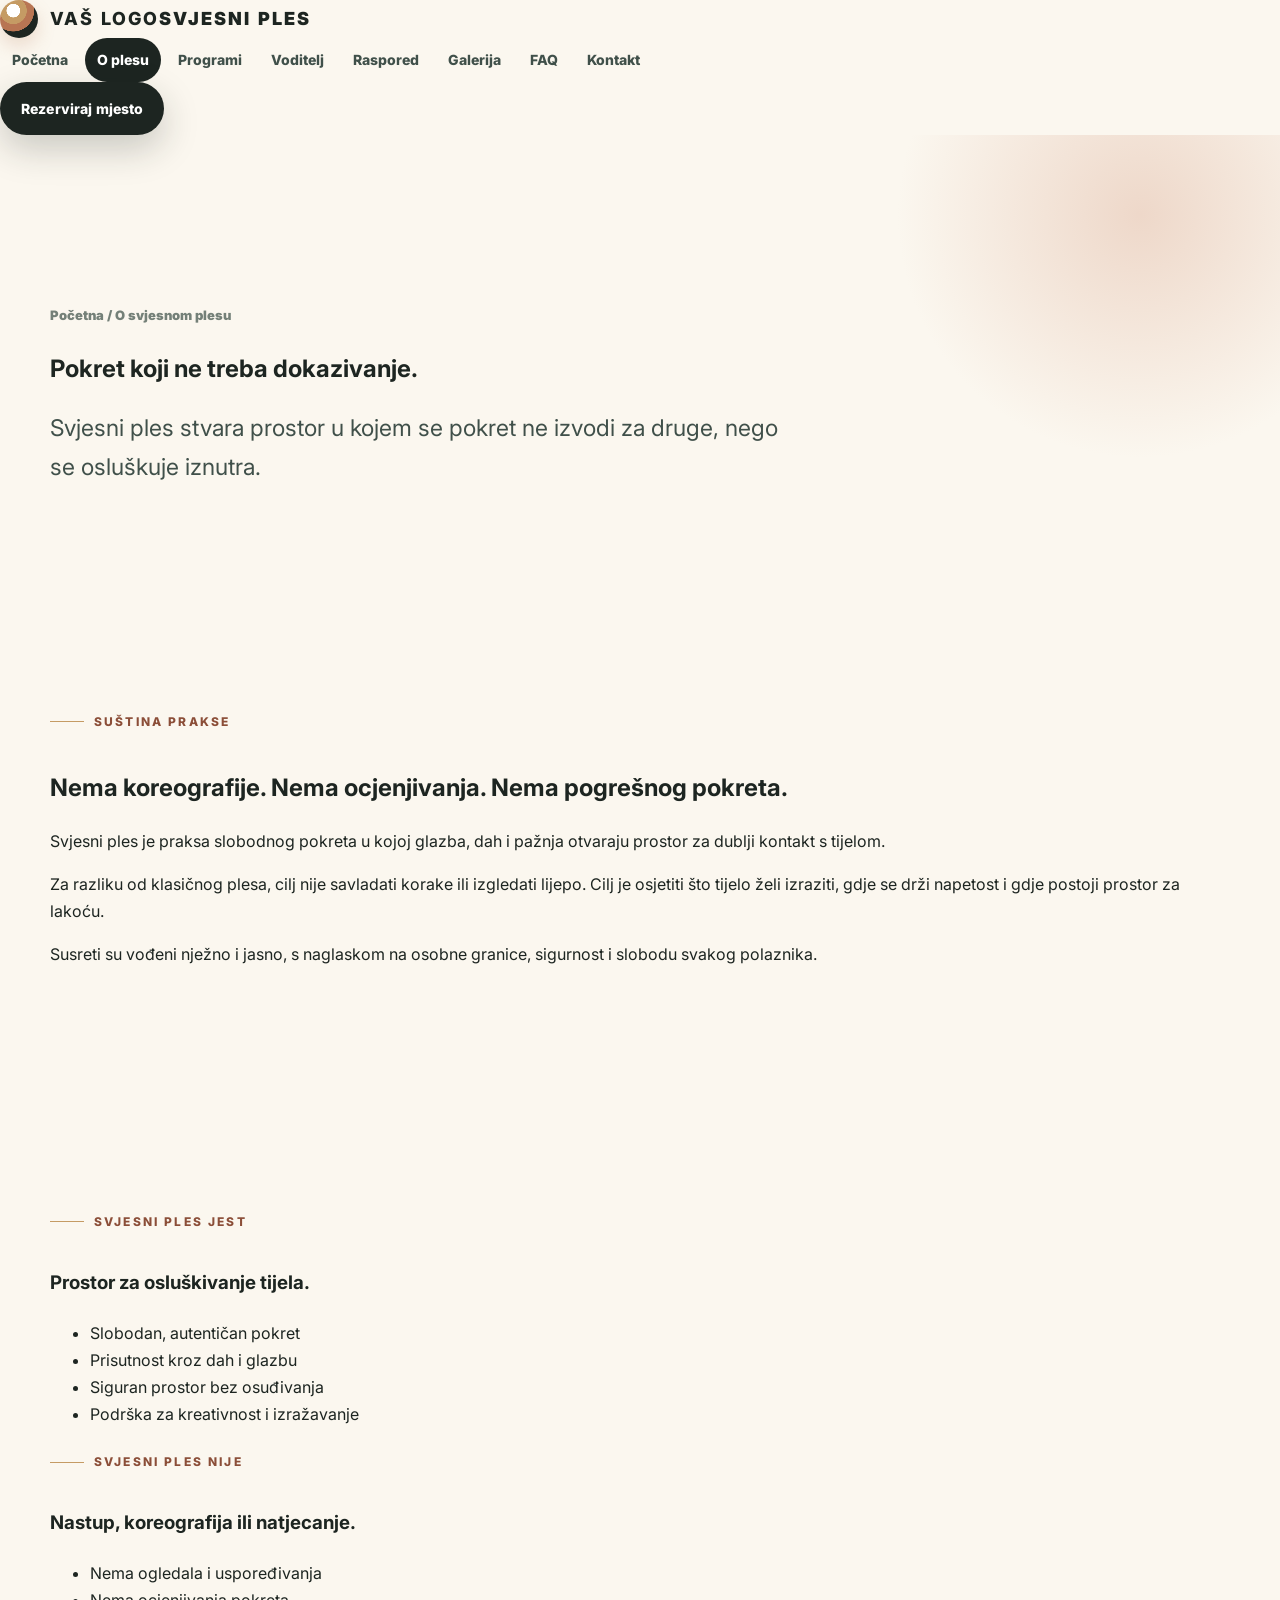
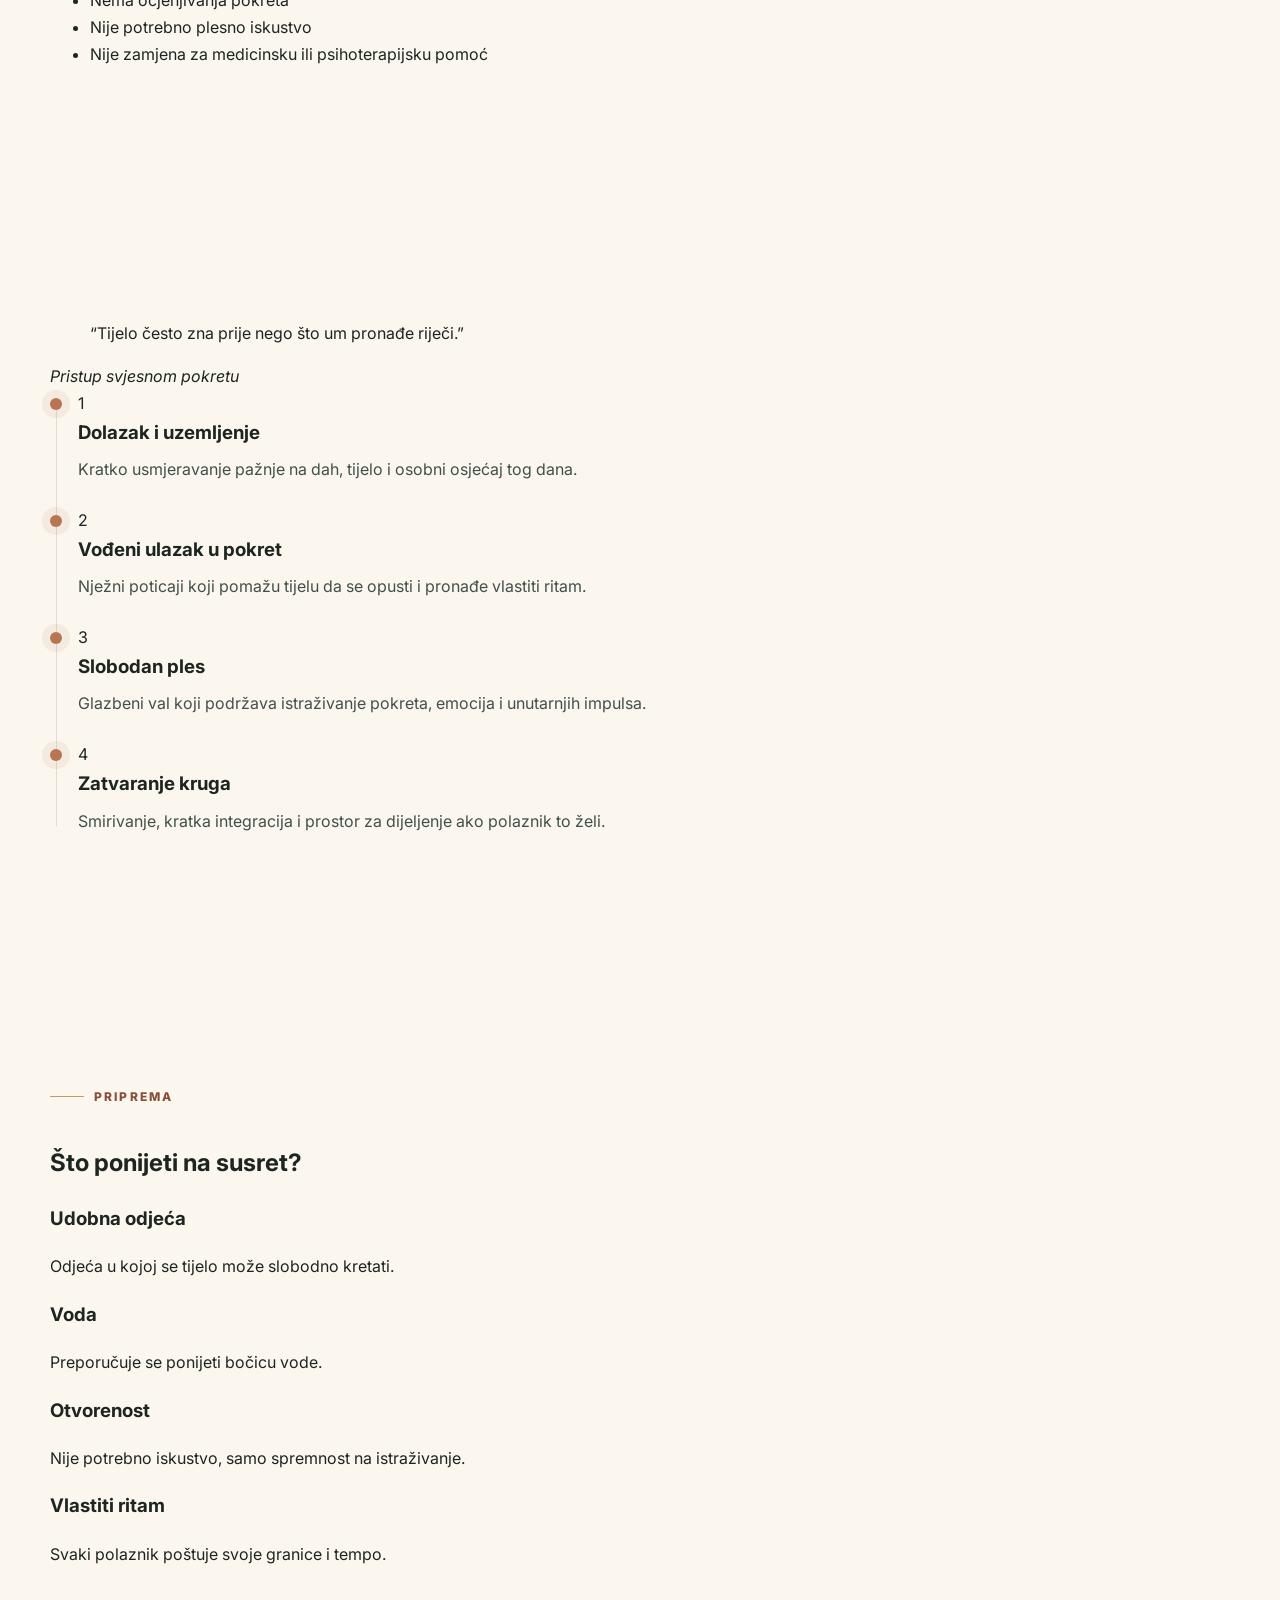
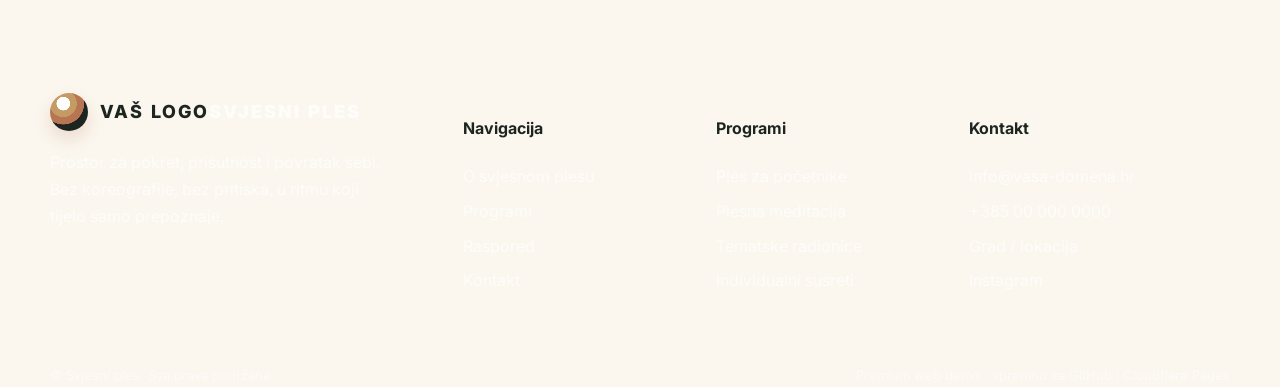
<file: o-svjesnom-plesu.html>
<!DOCTYPE html>
<html lang="hr">
<head>
  <meta charset="UTF-8" />
  <meta name="viewport" content="width=device-width, initial-scale=1.0" />
  <title>O svjesnom plesu | Slobodni pokret i plesna meditacija</title>
  <meta name="description" content="Saznajte što je svjesni ples, kako izgleda susret i za koga je namijenjen." />
  <meta name="theme-color" content="#161412" />
  <link rel="icon" type="image/svg+xml" href="assets/img/favicon.svg" />
  <link rel="preconnect" href="https://fonts.googleapis.com" />
  <link rel="preconnect" href="https://fonts.gstatic.com" crossorigin />
  <link href="https://fonts.googleapis.com/css2?family=Cormorant+Garamond:wght@400;500;600;700&family=Inter:wght@400;500;600;700;800&display=swap" rel="stylesheet" />
  <link rel="stylesheet" href="assets/css/style.css" />
</head>
<body>
  <div class="site-shell">
    <div class="noise" aria-hidden="true"></div>
    <header class="header" data-header>
      <nav class="navbar" aria-label="Glavna navigacija">
        <a class="brand" href="index.html" aria-label="Svjesni ples početna">
          <span class="brand-mark" aria-hidden="true"></span>
          <span class="brand-title"><strong>VAŠ LOGO</strong><span>Svjesni ples</span></span>
        </a>
        <div class="nav-links" data-nav-links>
          <a href="index.html" class="">Početna</a>
<a href="o-svjesnom-plesu.html" class="active">O plesu</a>
<a href="programi.html" class="">Programi</a>
<a href="voditelj.html" class="">Voditelj</a>
<a href="raspored.html" class="">Raspored</a>
<a href="galerija.html" class="">Galerija</a>
<a href="faq.html" class="">FAQ</a>
<a href="kontakt.html" class="">Kontakt</a>
        </div>
        <div class="nav-actions">
          <a class="btn btn-primary desktop-only" href="kontakt.html">Rezerviraj mjesto</a>
          <button class="menu-toggle" type="button" data-menu-toggle aria-label="Otvori izbornik" aria-expanded="false"><span></span></button>
        </div>
      </nav>
    </header>

    <main>

      <section class="page-hero">
        <div class="container reveal">
          <div class="breadcrumb">Početna / O svjesnom plesu</div>
          <h1>Pokret koji ne treba dokazivanje.</h1>
          <p class="lead">Svjesni ples stvara prostor u kojem se pokret ne izvodi za druge, nego se osluškuje iznutra.</p>
        </div>
      </section>

      <section class="section ivory-section">
        <div class="container split-grid">
          <div class="section-head reveal">
            <span class="eyebrow">Suština prakse</span>
            <h2>Nema koreografije. Nema ocjenjivanja. Nema pogrešnog pokreta.</h2>
          </div>
          <div class="editorial-block reveal reveal-delay-1">
            <p>Svjesni ples je praksa slobodnog pokreta u kojoj glazba, dah i pažnja otvaraju prostor za dublji kontakt s tijelom.</p>
            <p>Za razliku od klasičnog plesa, cilj nije savladati korake ili izgledati lijepo. Cilj je osjetiti što tijelo želi izraziti, gdje se drži napetost i gdje postoji prostor za lakoću.</p>
            <p>Susreti su vođeni nježno i jasno, s naglaskom na osobne granice, sigurnost i slobodu svakog polaznika.</p>
          </div>
        </div>
      </section>

      <section class="section">
        <div class="container">
          <div class="card-grid two">
            <article class="lux-card reveal">
              <span class="eyebrow">Svjesni ples jest</span>
              <h3>Prostor za osluškivanje tijela.</h3>
              <ul class="check-list" style="margin-top: 22px;">
                <li>Slobodan, autentičan pokret</li>
                <li>Prisutnost kroz dah i glazbu</li>
                <li>Siguran prostor bez osuđivanja</li>
                <li>Podrška za kreativnost i izražavanje</li>
              </ul>
            </article>
            <article class="lux-card reveal reveal-delay-1">
              <span class="eyebrow">Svjesni ples nije</span>
              <h3>Nastup, koreografija ili natjecanje.</h3>
              <ul class="check-list" style="margin-top: 22px;">
                <li>Nema ogledala i uspoređivanja</li>
                <li>Nema ocjenjivanja pokreta</li>
                <li>Nije potrebno plesno iskustvo</li>
                <li>Nije zamjena za medicinsku ili psihoterapijsku pomoć</li>
              </ul>
            </article>
          </div>
        </div>
      </section>

      <section class="section ivory-section">
        <div class="container split-grid">
          <div class="quote-panel reveal">
            <blockquote>“Tijelo često zna prije nego što um pronađe riječi.”</blockquote>
            <cite>Pristup svjesnom pokretu</cite>
          </div>
          <div class="timeline reveal reveal-delay-1">
            <div class="timeline-item"><div class="timeline-number">1</div><div><h3>Dolazak i uzemljenje</h3><p>Kratko usmjeravanje pažnje na dah, tijelo i osobni osjećaj tog dana.</p></div></div>
            <div class="timeline-item"><div class="timeline-number">2</div><div><h3>Vođeni ulazak u pokret</h3><p>Nježni poticaji koji pomažu tijelu da se opusti i pronađe vlastiti ritam.</p></div></div>
            <div class="timeline-item"><div class="timeline-number">3</div><div><h3>Slobodan ples</h3><p>Glazbeni val koji podržava istraživanje pokreta, emocija i unutarnjih impulsa.</p></div></div>
            <div class="timeline-item"><div class="timeline-number">4</div><div><h3>Zatvaranje kruga</h3><p>Smirivanje, kratka integracija i prostor za dijeljenje ako polaznik to želi.</p></div></div>
          </div>
        </div>
      </section>

      <section class="section">
        <div class="container">
          <div class="section-head center reveal">
            <span class="eyebrow">Priprema</span>
            <h2>Što ponijeti na susret?</h2>
          </div>
          <div class="card-grid four">
            <article class="lux-card reveal"><h3>Udobna odjeća</h3><p>Odjeća u kojoj se tijelo može slobodno kretati.</p></article>
            <article class="lux-card reveal reveal-delay-1"><h3>Voda</h3><p>Preporučuje se ponijeti bočicu vode.</p></article>
            <article class="lux-card reveal reveal-delay-2"><h3>Otvorenost</h3><p>Nije potrebno iskustvo, samo spremnost na istraživanje.</p></article>
            <article class="lux-card reveal reveal-delay-3"><h3>Vlastiti ritam</h3><p>Svaki polaznik poštuje svoje granice i tempo.</p></article>
          </div>
        </div>
      </section>

    </main>

    <footer class="footer">
      <div class="container">
        <div class="footer-grid">
          <div>
            <a class="brand" href="index.html">
              <span class="brand-mark" aria-hidden="true"></span>
              <span class="brand-title"><strong>VAŠ LOGO</strong><span>Svjesni ples</span></span>
            </a>
            <p style="margin-top: 18px; max-width: 330px;">Prostor za pokret, prisutnost i povratak sebi. Bez koreografije, bez pritiska, u ritmu koji tijelo samo prepoznaje.</p>
          </div>
          <div>
            <h4>Navigacija</h4>
            <div class="footer-links">
              <a href="o-svjesnom-plesu.html">O svjesnom plesu</a>
              <a href="programi.html">Programi</a>
              <a href="raspored.html">Raspored</a>
              <a href="kontakt.html">Kontakt</a>
            </div>
          </div>
          <div>
            <h4>Programi</h4>
            <div class="footer-links">
              <a href="programi.html">Ples za početnike</a>
              <a href="programi.html">Plesna meditacija</a>
              <a href="programi.html">Tematske radionice</a>
              <a href="programi.html">Individualni susreti</a>
            </div>
          </div>
          <div>
            <h4>Kontakt</h4>
            <div class="footer-links">
              <a href="mailto:info@vasa-domena.hr">info@vasa-domena.hr</a>
              <a href="tel:+385000000000">+385 00 000 0000</a>
              <a href="kontakt.html">Grad / lokacija</a>
              <a href="#">Instagram</a>
            </div>
          </div>
        </div>
        <div class="footer-bottom">
          <span>© <span data-year></span> Svjesni ples. Sva prava pridržana.</span>
          <span>Premium web demo · spremno za GitHub i Cloudflare Pages</span>
        </div>
      </div>
    </footer>
  </div>
  <script src="assets/js/main.js"></script>
</body>
</html>
</file>
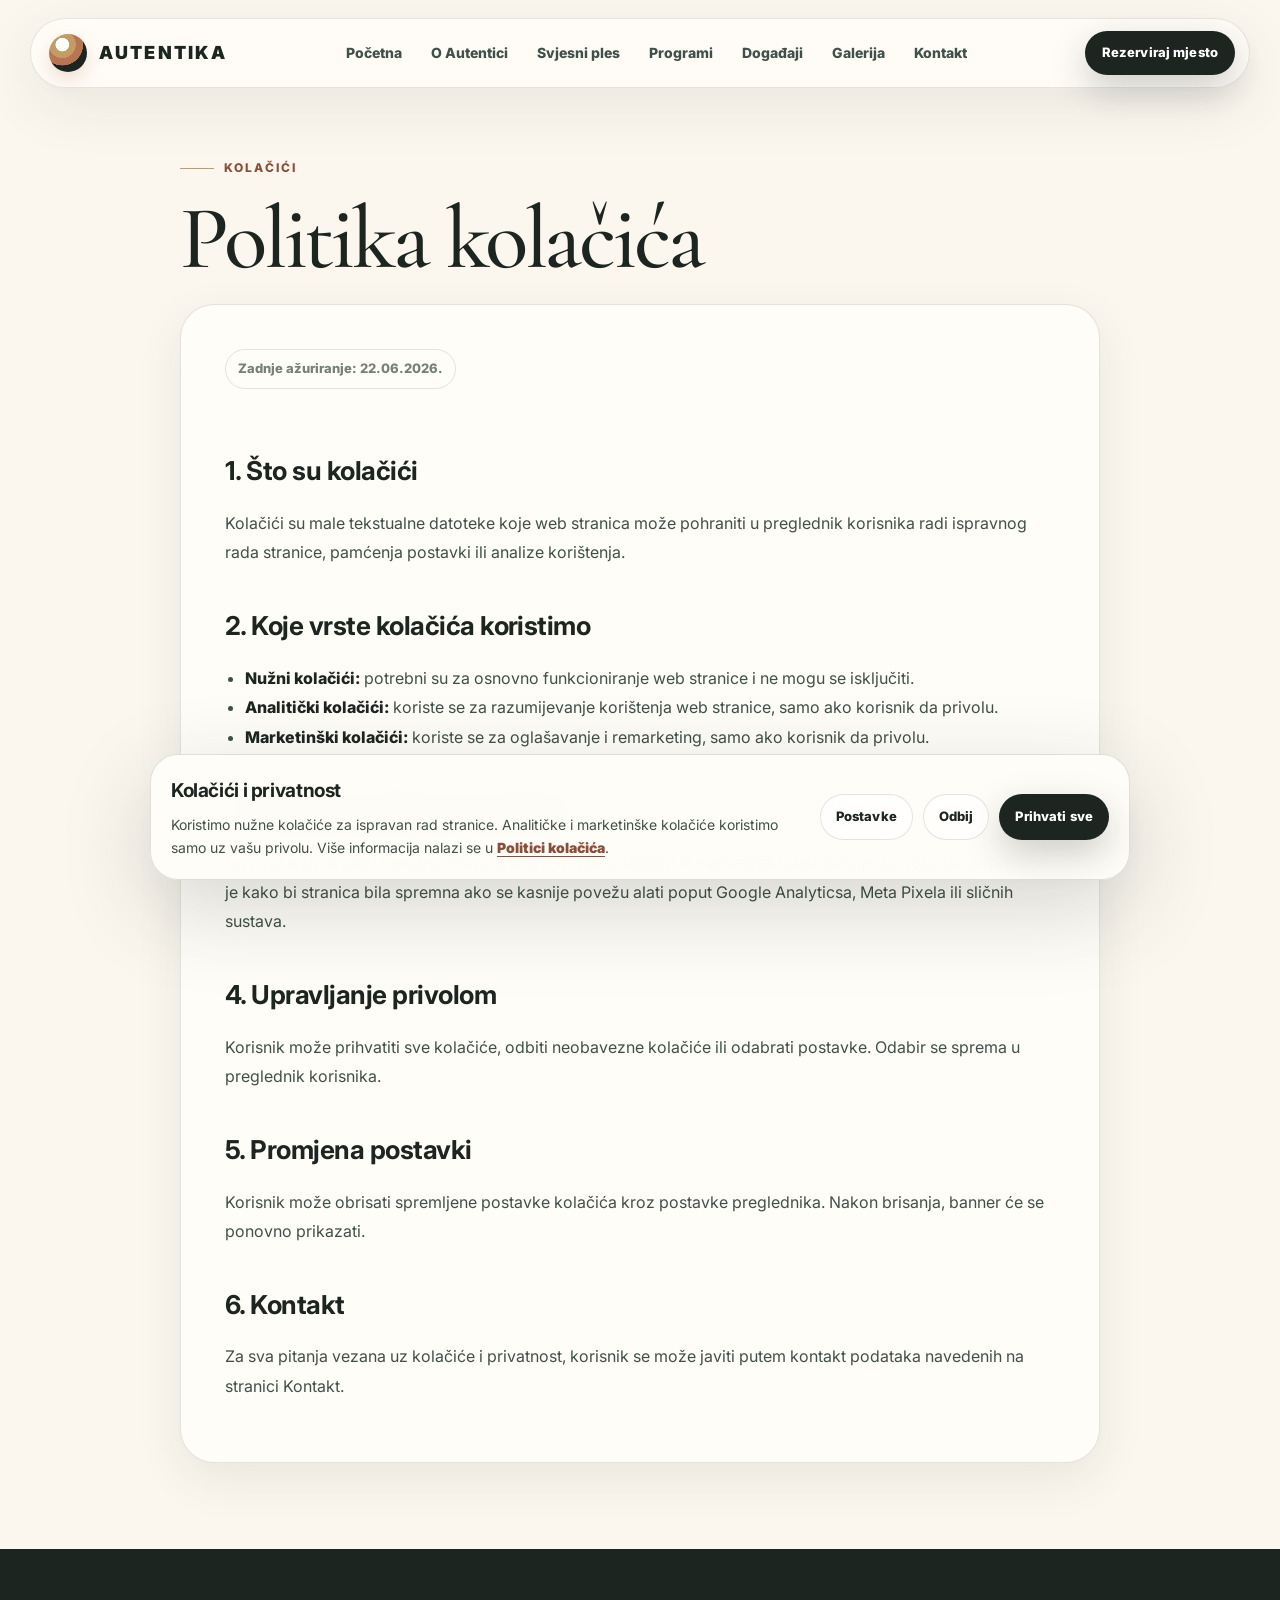
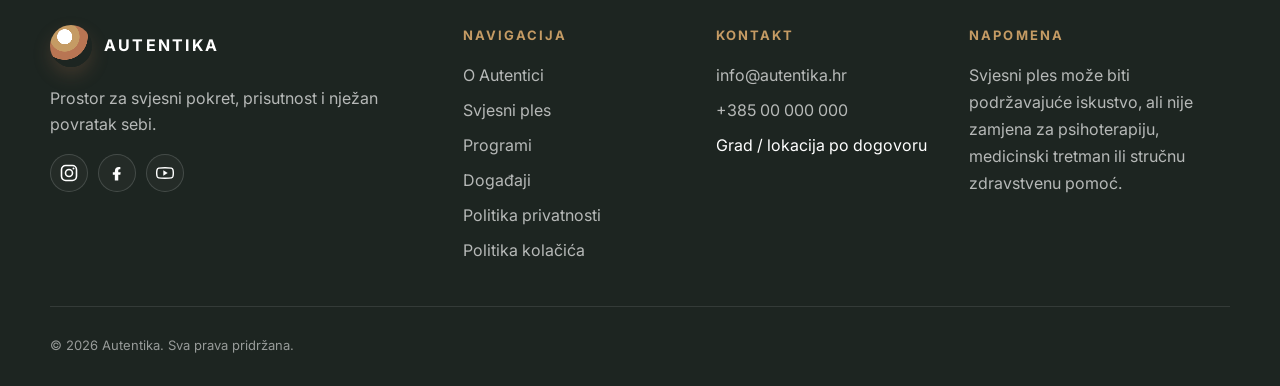
<file: politika-kolacica.html>
<!doctype html>
<html lang="hr">
<head>
  <meta charset="utf-8">
  <meta name="viewport" content="width=device-width, initial-scale=1">
  <title>Politika kolačića | Autentika</title>
  <meta name="description" content="Politika kolačića za web stranicu Autentika.">
  <link rel="canonical" href="https://autentika.hr/politika-kolacica.html">
  <meta property="og:type" content="website">
  <meta property="og:locale" content="hr_HR">
  <meta property="og:site_name" content="Autentika">
  <meta property="og:title" content="Politika kolačića | Autentika">
  <meta property="og:description" content="Politika kolačića za web stranicu Autentika.">
  <meta property="og:url" content="https://autentika.hr/politika-kolacica.html">
  <meta property="og:image" content="https://autentika.hr/assets/img/autentika-hero.avif">
  <meta name="twitter:card" content="summary_large_image">
  <meta name="twitter:title" content="Politika kolačića | Autentika">
  <meta name="twitter:description" content="Politika kolačića za web stranicu Autentika.">
  <meta name="twitter:image" content="https://autentika.hr/assets/img/autentika-hero.avif">
  <meta name="theme-color" content="#fbf7ef">
  <link rel="icon" href="assets/img/favicon.svg" type="image/svg+xml">
  <link rel="preconnect" href="https://fonts.googleapis.com">
  <link rel="preconnect" href="https://fonts.gstatic.com" crossorigin>
  <link href="https://fonts.googleapis.com/css2?family=Cormorant+Garamond:wght@400;500;600;700&family=Inter:wght@400;500;600;700;800;900&display=swap" rel="stylesheet">
  <link rel="stylesheet" href="assets/css/style.css">
</head>
<body>
<a class="skip-link" href="#main">Preskoči na sadržaj</a>
<header class="site-header" aria-label="Glavna navigacija">
  <div class="nav-shell">
    <a class="brand" href="index.html" aria-label="Autentika početna">
      <span class="brand-mark" aria-hidden="true"></span>
      <span>Autentika</span>
    </a>
    <nav aria-label="Desktop navigacija">
      <ul class="nav-links">
        <li><a href="index.html" data-nav-link>Početna</a></li>
<li><a href="o-autentici.html" data-nav-link>O Autentici</a></li>
<li><a href="svjesni-ples.html" data-nav-link>Svjesni ples</a></li>
<li><a href="programi.html" data-nav-link>Programi</a></li>
<li><a href="dogadaji.html" data-nav-link>Događaji</a></li>
<li><a href="galerija.html" data-nav-link>Galerija</a></li>
<li><a href="kontakt.html" data-nav-link>Kontakt</a></li>
      </ul>
    </nav>
    <a class="btn btn-primary nav-cta" href="kontakt.html">Rezerviraj mjesto</a>
    <button class="menu-toggle" type="button" data-menu-toggle aria-label="Otvori izbornik" aria-expanded="false"><span class="menu-label">Izbornik</span></button>
  </div>
  <nav class="mobile-panel" data-mobile-panel aria-label="Mobilna navigacija">
    <ul>
      <li><a href="index.html" data-nav-link>Početna</a></li>
<li><a href="o-autentici.html" data-nav-link>O Autentici</a></li>
<li><a href="svjesni-ples.html" data-nav-link>Svjesni ples</a></li>
<li><a href="programi.html" data-nav-link>Programi</a></li>
<li><a href="dogadaji.html" data-nav-link>Događaji</a></li>
<li><a href="galerija.html" data-nav-link>Galerija</a></li>
<li><a href="kontakt.html" data-nav-link>Kontakt</a></li>
    </ul>
  </nav>
</header>

<main id="main">
  <section class="legal-section">
    <div class="legal-wrap">
      <p class="eyebrow reveal">Kolačići</p>
      <h1 class="page-title reveal delay-1">Politika kolačića</h1>
      <div class="legal-card reveal delay-2">
        <span class="legal-date">Zadnje ažuriranje: 22.06.2026.</span>

        <h2>1. Što su kolačići</h2>
        <p>Kolačići su male tekstualne datoteke koje web stranica može pohraniti u preglednik korisnika radi ispravnog rada stranice, pamćenja postavki ili analize korištenja.</p>

        <h2>2. Koje vrste kolačića koristimo</h2>
        <ul>
          <li><strong>Nužni kolačići:</strong> potrebni su za osnovno funkcioniranje web stranice i ne mogu se isključiti.</li>
          <li><strong>Analitički kolačići:</strong> koriste se za razumijevanje korištenja web stranice, samo ako korisnik da privolu.</li>
          <li><strong>Marketinški kolačići:</strong> koriste se za oglašavanje i remarketing, samo ako korisnik da privolu.</li>
        </ul>

        <h2>3. Trenutno stanje na stranici</h2>
        <p>Na ovoj web stranici trenutno nisu aktivirani vanjski analitički ili marketinški alati. Banner za kolačiće pripremljen je kako bi stranica bila spremna ako se kasnije povežu alati poput Google Analyticsa, Meta Pixela ili sličnih sustava.</p>

        <h2>4. Upravljanje privolom</h2>
        <p>Korisnik može prihvatiti sve kolačiće, odbiti neobavezne kolačiće ili odabrati postavke. Odabir se sprema u preglednik korisnika.</p>

        <h2>5. Promjena postavki</h2>
        <p>Korisnik može obrisati spremljene postavke kolačića kroz postavke preglednika. Nakon brisanja, banner će se ponovno prikazati.</p>

        <h2>6. Kontakt</h2>
        <p>Za sva pitanja vezana uz kolačiće i privatnost, korisnik se može javiti putem kontakt podataka navedenih na stranici Kontakt.</p>
      </div>
    </div>
  </section>
</main>

<footer class="site-footer">
  <div class="container">
    <div class="footer-grid">
      <div>
        <div class="footer-brand"><span class="brand-mark" aria-hidden="true"></span><b>Autentika</b></div>
        <p>Prostor za svjesni pokret, prisutnost i nježan povratak sebi.</p>
        <div class="socials" aria-label="Društvene mreže">
          <a href="#" aria-label="Instagram" class="social-icon"><svg viewBox="0 0 24 24" aria-hidden="true" focusable="false"><rect x="3" y="3" width="18" height="18" rx="5" ry="5" fill="none" stroke="currentColor" stroke-width="1.9"/><circle cx="12" cy="12" r="4.2" fill="none" stroke="currentColor" stroke-width="1.9"/><circle cx="17.4" cy="6.6" r="1.2" fill="currentColor"/></svg></a>
          <a href="#" aria-label="Facebook" class="social-icon"><svg viewBox="0 0 24 24" aria-hidden="true" focusable="false"><path d="M13.5 21v-7h2.5l.4-3h-2.9V9.1c0-.9.3-1.6 1.7-1.6H16V4.8c-.3 0-.9-.1-1.8-.1-3 0-4.8 1.8-4.8 5.1V11H7v3h2.4v7h4.1z" fill="currentColor"/></svg></a>
          <a href="#" aria-label="YouTube" class="social-icon"><svg viewBox="0 0 24 24" aria-hidden="true" focusable="false"><path d="M21.6 8.2a2.8 2.8 0 0 0-2-2c-1.8-.5-7.6-.5-7.6-.5s-5.8 0-7.6.5a2.8 2.8 0 0 0-2 2A29 29 0 0 0 2 12a29 29 0 0 0 .4 3.8 2.8 2.8 0 0 0 2 2c1.8.5 7.6.5 7.6.5s5.8 0 7.6-.5a2.8 2.8 0 0 0 2-2A29 29 0 0 0 22 12a29 29 0 0 0-.4-3.8z" fill="none" stroke="currentColor" stroke-width="1.7"/><path d="m10 15.3 5.2-3.3L10 8.7v6.6z" fill="currentColor"/></svg></a>
        </div>
      </div>
      <div>
        <h3>Navigacija</h3>
        <ul class="footer-links">
              <li><a href="o-autentici.html">O Autentici</a></li>
              <li><a href="svjesni-ples.html">Svjesni ples</a></li>
              <li><a href="programi.html">Programi</a></li>
              <li><a href="dogadaji.html">Događaji</a></li>
              <li><a href="politika-privatnosti.html">Politika privatnosti</a></li>
              <li><a href="politika-kolacica.html">Politika kolačića</a></li>
            </ul>
      </div>
      <div>
        <h3>Kontakt</h3>
        <ul class="footer-links">
          <li><a href="mailto:info@autentika.hr">info@autentika.hr</a></li>
          <li><a href="tel:+385000000000">+385 00 000 000</a></li>
          <li>Grad / lokacija po dogovoru</li>
        </ul>
      </div>
      <div>
        <h3>Napomena</h3>
        <p>Svjesni ples može biti podržavajuće iskustvo, ali nije zamjena za psihoterapiju, medicinski tretman ili stručnu zdravstvenu pomoć.</p>
      </div>
    </div>
    <div class="footer-bottom">
      <span>© 2026 Autentika. Sva prava pridržana.</span>
    </div>
  </div>
</footer>

<div class="cookie-banner" data-cookie-banner role="dialog" aria-live="polite" aria-labelledby="cookie-title">
  <div class="cookie-box">
    <div>
      <h2 id="cookie-title">Kolačići i privatnost</h2>
      <p>Koristimo nužne kolačiće za ispravan rad stranice. Analitičke i marketinške kolačiće koristimo samo uz vašu privolu. Više informacija nalazi se u <a class="cookie-link" href="politika-kolacica.html">Politici kolačića</a>.</p>
    </div>
    <div class="cookie-actions">
      <button class="btn btn-secondary" type="button" data-cookie-settings>Postavke</button>
      <button class="btn btn-secondary" type="button" data-cookie-reject>Odbij</button>
      <button class="btn btn-primary" type="button" data-cookie-accept>Prihvati sve</button>
    </div>
    <div class="cookie-settings" data-cookie-settings-panel>
      <label class="cookie-option">
        <input type="checkbox" checked disabled>
        <span><b>Nužni kolačići</b><span>Potrebni su za osnovno funkcioniranje web stranice i ne mogu se isključiti.</span></span>
      </label>
      <label class="cookie-option">
        <input type="checkbox" data-cookie-analytics>
        <span><b>Analitički kolačići</b><span>Pomažu razumjeti kako se web stranica koristi. Trenutno nisu aktivirani dok se ne poveže analitika.</span></span>
      </label>
      <label class="cookie-option">
        <input type="checkbox" data-cookie-marketing>
        <span><b>Marketinški kolačići</b><span>Koriste se za oglašavanje i remarketing. Trenutno nisu aktivirani dok se ne povežu marketinški alati.</span></span>
      </label>
      <div class="cookie-actions">
        <button class="btn btn-primary" type="button" data-cookie-save>Spremi odabir</button>
      </div>
    </div>
  </div>
</div>

<script src="assets/js/main.js"></script>
</body>
</html>
</file>
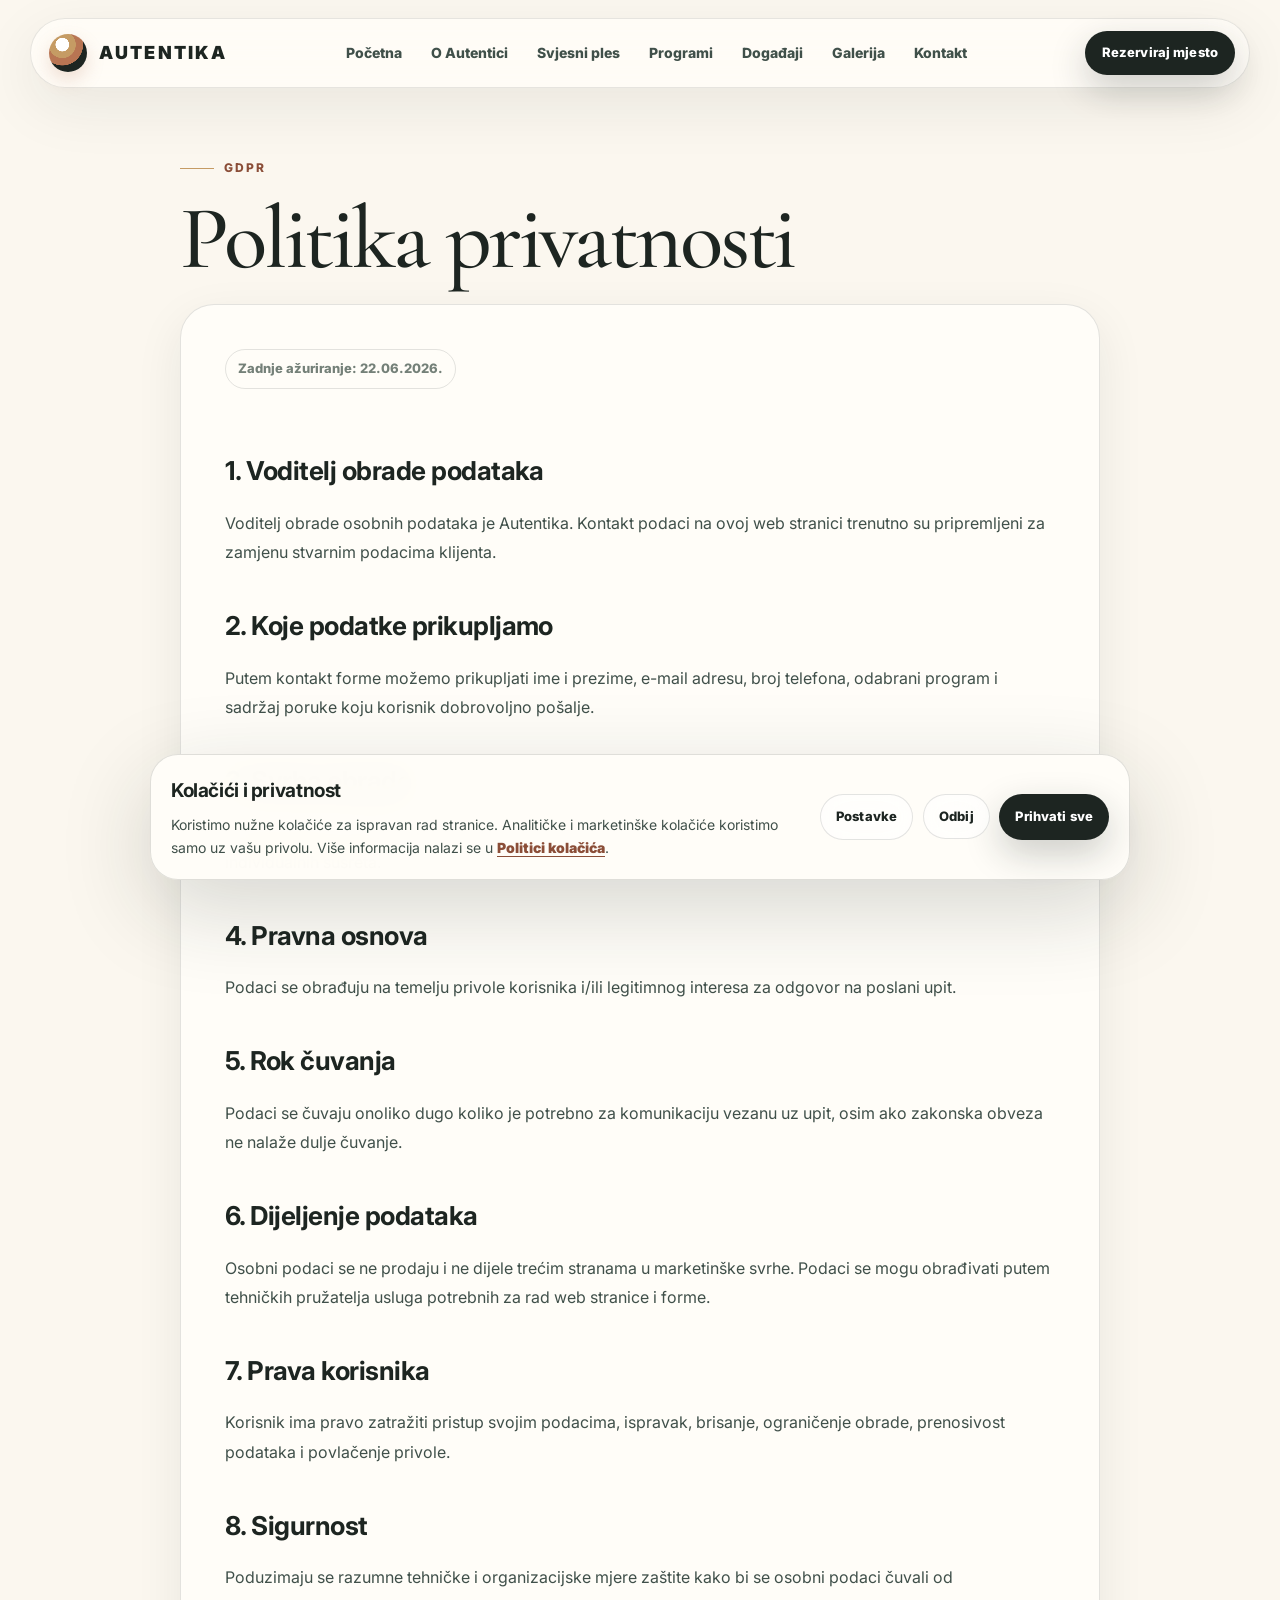
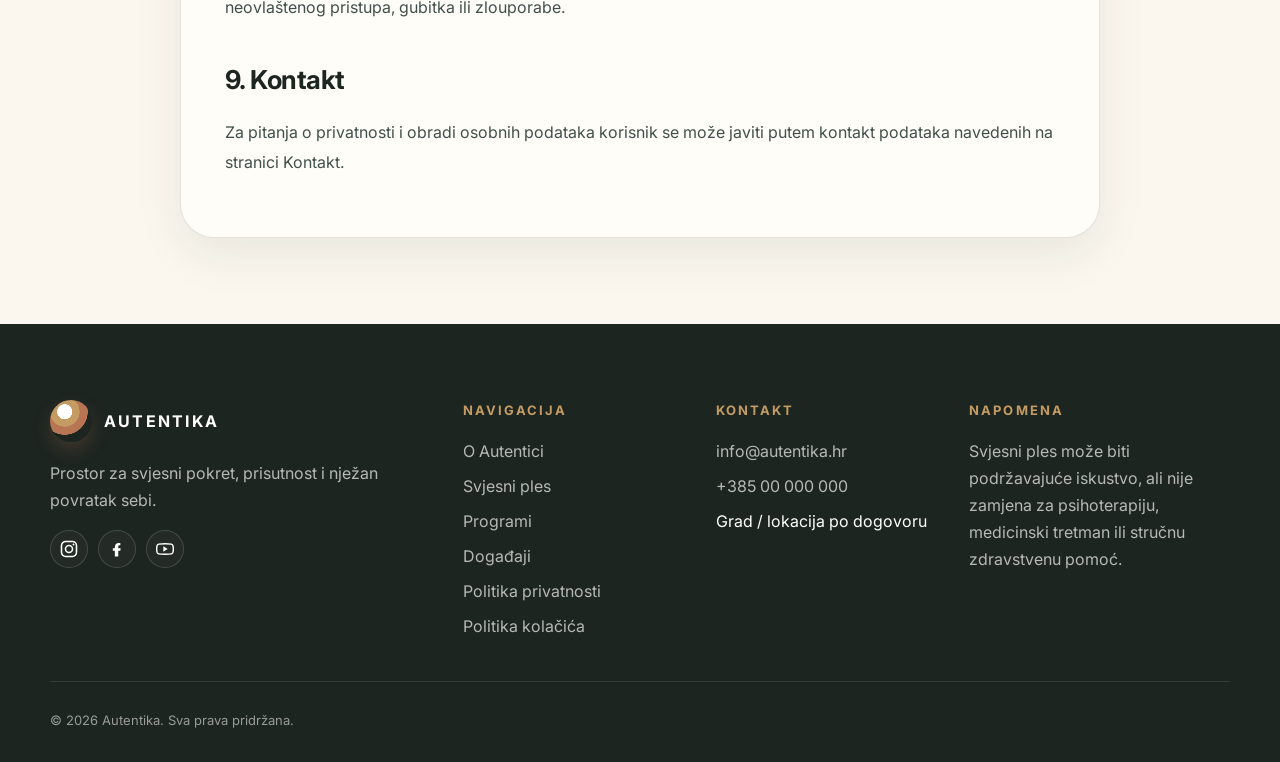
<file: politika-privatnosti.html>
<!doctype html>
<html lang="hr">
<head>
  <meta charset="utf-8">
  <meta name="viewport" content="width=device-width, initial-scale=1">
  <title>Politika privatnosti | Autentika</title>
  <meta name="description" content="Politika privatnosti za web stranicu Autentika.">
  <link rel="canonical" href="https://autentika.hr/politika-privatnosti.html">
  <meta property="og:type" content="website">
  <meta property="og:locale" content="hr_HR">
  <meta property="og:site_name" content="Autentika">
  <meta property="og:title" content="Politika privatnosti | Autentika">
  <meta property="og:description" content="Politika privatnosti za web stranicu Autentika.">
  <meta property="og:url" content="https://autentika.hr/politika-privatnosti.html">
  <meta property="og:image" content="https://autentika.hr/assets/img/autentika-hero.avif">
  <meta name="twitter:card" content="summary_large_image">
  <meta name="twitter:title" content="Politika privatnosti | Autentika">
  <meta name="twitter:description" content="Politika privatnosti za web stranicu Autentika.">
  <meta name="twitter:image" content="https://autentika.hr/assets/img/autentika-hero.avif">
  <meta name="theme-color" content="#fbf7ef">
  <link rel="icon" href="assets/img/favicon.svg" type="image/svg+xml">
  <link rel="preconnect" href="https://fonts.googleapis.com">
  <link rel="preconnect" href="https://fonts.gstatic.com" crossorigin>
  <link href="https://fonts.googleapis.com/css2?family=Cormorant+Garamond:wght@400;500;600;700&family=Inter:wght@400;500;600;700;800;900&display=swap" rel="stylesheet">
  <link rel="stylesheet" href="assets/css/style.css">
</head>
<body>
<a class="skip-link" href="#main">Preskoči na sadržaj</a>
<header class="site-header" aria-label="Glavna navigacija">
  <div class="nav-shell">
    <a class="brand" href="index.html" aria-label="Autentika početna">
      <span class="brand-mark" aria-hidden="true"></span>
      <span>Autentika</span>
    </a>
    <nav aria-label="Desktop navigacija">
      <ul class="nav-links">
        <li><a href="index.html" data-nav-link>Početna</a></li>
<li><a href="o-autentici.html" data-nav-link>O Autentici</a></li>
<li><a href="svjesni-ples.html" data-nav-link>Svjesni ples</a></li>
<li><a href="programi.html" data-nav-link>Programi</a></li>
<li><a href="dogadaji.html" data-nav-link>Događaji</a></li>
<li><a href="galerija.html" data-nav-link>Galerija</a></li>
<li><a href="kontakt.html" data-nav-link>Kontakt</a></li>
      </ul>
    </nav>
    <a class="btn btn-primary nav-cta" href="kontakt.html">Rezerviraj mjesto</a>
    <button class="menu-toggle" type="button" data-menu-toggle aria-label="Otvori izbornik" aria-expanded="false"><span class="menu-label">Izbornik</span></button>
  </div>
  <nav class="mobile-panel" data-mobile-panel aria-label="Mobilna navigacija">
    <ul>
      <li><a href="index.html" data-nav-link>Početna</a></li>
<li><a href="o-autentici.html" data-nav-link>O Autentici</a></li>
<li><a href="svjesni-ples.html" data-nav-link>Svjesni ples</a></li>
<li><a href="programi.html" data-nav-link>Programi</a></li>
<li><a href="dogadaji.html" data-nav-link>Događaji</a></li>
<li><a href="galerija.html" data-nav-link>Galerija</a></li>
<li><a href="kontakt.html" data-nav-link>Kontakt</a></li>
    </ul>
  </nav>
</header>

<main id="main">
  <section class="legal-section">
    <div class="legal-wrap">
      <p class="eyebrow reveal">GDPR</p>
      <h1 class="page-title reveal delay-1">Politika privatnosti</h1>
      <div class="legal-card reveal delay-2">
        <span class="legal-date">Zadnje ažuriranje: 22.06.2026.</span>

        <h2>1. Voditelj obrade podataka</h2>
        <p>Voditelj obrade osobnih podataka je Autentika. Kontakt podaci na ovoj web stranici trenutno su pripremljeni za zamjenu stvarnim podacima klijenta.</p>

        <h2>2. Koje podatke prikupljamo</h2>
        <p>Putem kontakt forme možemo prikupljati ime i prezime, e-mail adresu, broj telefona, odabrani program i sadržaj poruke koju korisnik dobrovoljno pošalje.</p>

        <h2>3. Svrha obrade</h2>
        <p>Osobni podaci koriste se isključivo za odgovor na upit, komunikaciju oko programa, radionica, događaja ili individualnih susreta.</p>

        <h2>4. Pravna osnova</h2>
        <p>Podaci se obrađuju na temelju privole korisnika i/ili legitimnog interesa za odgovor na poslani upit.</p>

        <h2>5. Rok čuvanja</h2>
        <p>Podaci se čuvaju onoliko dugo koliko je potrebno za komunikaciju vezanu uz upit, osim ako zakonska obveza ne nalaže dulje čuvanje.</p>

        <h2>6. Dijeljenje podataka</h2>
        <p>Osobni podaci se ne prodaju i ne dijele trećim stranama u marketinške svrhe. Podaci se mogu obrađivati putem tehničkih pružatelja usluga potrebnih za rad web stranice i forme.</p>

        <h2>7. Prava korisnika</h2>
        <p>Korisnik ima pravo zatražiti pristup svojim podacima, ispravak, brisanje, ograničenje obrade, prenosivost podataka i povlačenje privole.</p>

        <h2>8. Sigurnost</h2>
        <p>Poduzimaju se razumne tehničke i organizacijske mjere zaštite kako bi se osobni podaci čuvali od neovlaštenog pristupa, gubitka ili zlouporabe.</p>

        <h2>9. Kontakt</h2>
        <p>Za pitanja o privatnosti i obradi osobnih podataka korisnik se može javiti putem kontakt podataka navedenih na stranici Kontakt.</p>
      </div>
    </div>
  </section>
</main>

<footer class="site-footer">
  <div class="container">
    <div class="footer-grid">
      <div>
        <div class="footer-brand"><span class="brand-mark" aria-hidden="true"></span><b>Autentika</b></div>
        <p>Prostor za svjesni pokret, prisutnost i nježan povratak sebi.</p>
        <div class="socials" aria-label="Društvene mreže">
          <a href="#" aria-label="Instagram" class="social-icon"><svg viewBox="0 0 24 24" aria-hidden="true" focusable="false"><rect x="3" y="3" width="18" height="18" rx="5" ry="5" fill="none" stroke="currentColor" stroke-width="1.9"/><circle cx="12" cy="12" r="4.2" fill="none" stroke="currentColor" stroke-width="1.9"/><circle cx="17.4" cy="6.6" r="1.2" fill="currentColor"/></svg></a>
          <a href="#" aria-label="Facebook" class="social-icon"><svg viewBox="0 0 24 24" aria-hidden="true" focusable="false"><path d="M13.5 21v-7h2.5l.4-3h-2.9V9.1c0-.9.3-1.6 1.7-1.6H16V4.8c-.3 0-.9-.1-1.8-.1-3 0-4.8 1.8-4.8 5.1V11H7v3h2.4v7h4.1z" fill="currentColor"/></svg></a>
          <a href="#" aria-label="YouTube" class="social-icon"><svg viewBox="0 0 24 24" aria-hidden="true" focusable="false"><path d="M21.6 8.2a2.8 2.8 0 0 0-2-2c-1.8-.5-7.6-.5-7.6-.5s-5.8 0-7.6.5a2.8 2.8 0 0 0-2 2A29 29 0 0 0 2 12a29 29 0 0 0 .4 3.8 2.8 2.8 0 0 0 2 2c1.8.5 7.6.5 7.6.5s5.8 0 7.6-.5a2.8 2.8 0 0 0 2-2A29 29 0 0 0 22 12a29 29 0 0 0-.4-3.8z" fill="none" stroke="currentColor" stroke-width="1.7"/><path d="m10 15.3 5.2-3.3L10 8.7v6.6z" fill="currentColor"/></svg></a>
        </div>
      </div>
      <div>
        <h3>Navigacija</h3>
        <ul class="footer-links">
              <li><a href="o-autentici.html">O Autentici</a></li>
              <li><a href="svjesni-ples.html">Svjesni ples</a></li>
              <li><a href="programi.html">Programi</a></li>
              <li><a href="dogadaji.html">Događaji</a></li>
              <li><a href="politika-privatnosti.html">Politika privatnosti</a></li>
              <li><a href="politika-kolacica.html">Politika kolačića</a></li>
            </ul>
      </div>
      <div>
        <h3>Kontakt</h3>
        <ul class="footer-links">
          <li><a href="mailto:info@autentika.hr">info@autentika.hr</a></li>
          <li><a href="tel:+385000000000">+385 00 000 000</a></li>
          <li>Grad / lokacija po dogovoru</li>
        </ul>
      </div>
      <div>
        <h3>Napomena</h3>
        <p>Svjesni ples može biti podržavajuće iskustvo, ali nije zamjena za psihoterapiju, medicinski tretman ili stručnu zdravstvenu pomoć.</p>
      </div>
    </div>
    <div class="footer-bottom">
      <span>© 2026 Autentika. Sva prava pridržana.</span>
    </div>
  </div>
</footer>

<div class="cookie-banner" data-cookie-banner role="dialog" aria-live="polite" aria-labelledby="cookie-title">
  <div class="cookie-box">
    <div>
      <h2 id="cookie-title">Kolačići i privatnost</h2>
      <p>Koristimo nužne kolačiće za ispravan rad stranice. Analitičke i marketinške kolačiće koristimo samo uz vašu privolu. Više informacija nalazi se u <a class="cookie-link" href="politika-kolacica.html">Politici kolačića</a>.</p>
    </div>
    <div class="cookie-actions">
      <button class="btn btn-secondary" type="button" data-cookie-settings>Postavke</button>
      <button class="btn btn-secondary" type="button" data-cookie-reject>Odbij</button>
      <button class="btn btn-primary" type="button" data-cookie-accept>Prihvati sve</button>
    </div>
    <div class="cookie-settings" data-cookie-settings-panel>
      <label class="cookie-option">
        <input type="checkbox" checked disabled>
        <span><b>Nužni kolačići</b><span>Potrebni su za osnovno funkcioniranje web stranice i ne mogu se isključiti.</span></span>
      </label>
      <label class="cookie-option">
        <input type="checkbox" data-cookie-analytics>
        <span><b>Analitički kolačići</b><span>Pomažu razumjeti kako se web stranica koristi. Trenutno nisu aktivirani dok se ne poveže analitika.</span></span>
      </label>
      <label class="cookie-option">
        <input type="checkbox" data-cookie-marketing>
        <span><b>Marketinški kolačići</b><span>Koriste se za oglašavanje i remarketing. Trenutno nisu aktivirani dok se ne povežu marketinški alati.</span></span>
      </label>
      <div class="cookie-actions">
        <button class="btn btn-primary" type="button" data-cookie-save>Spremi odabir</button>
      </div>
    </div>
  </div>
</div>

<script src="assets/js/main.js"></script>
</body>
</html>
</file>
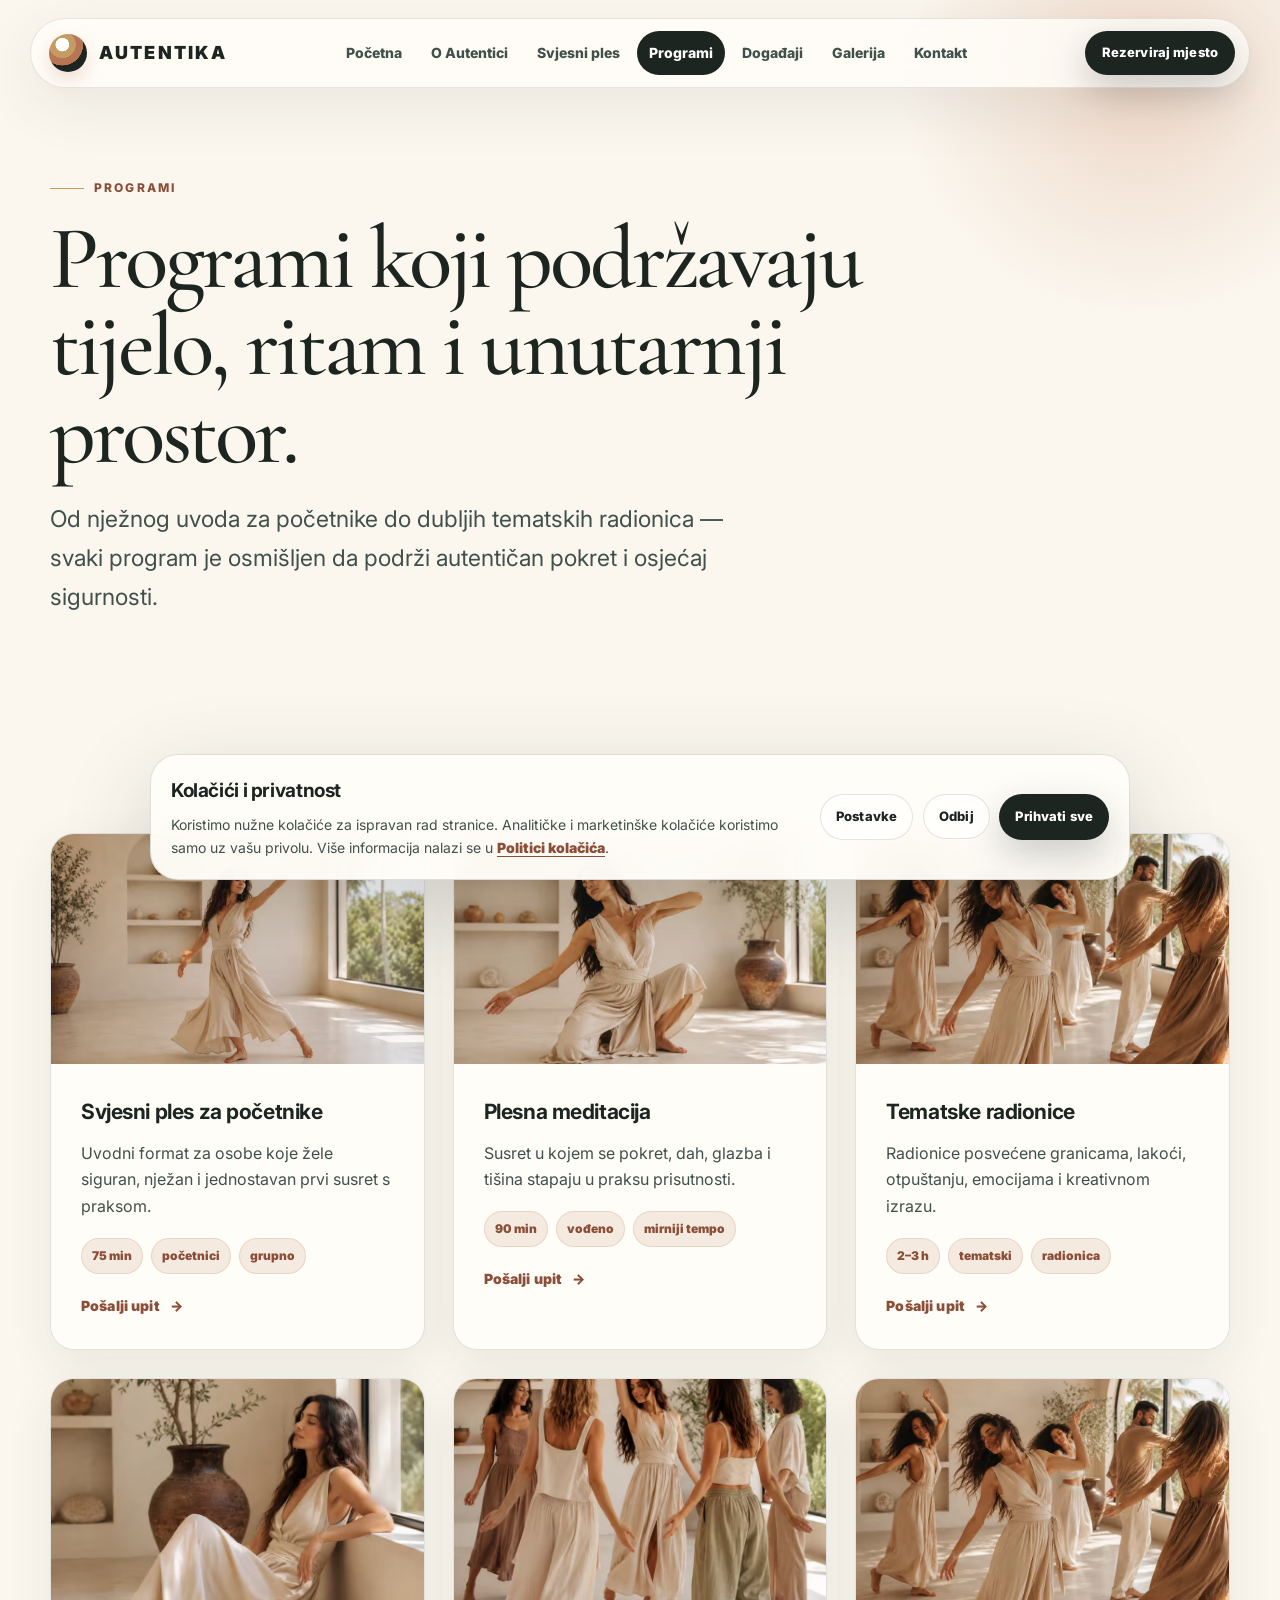
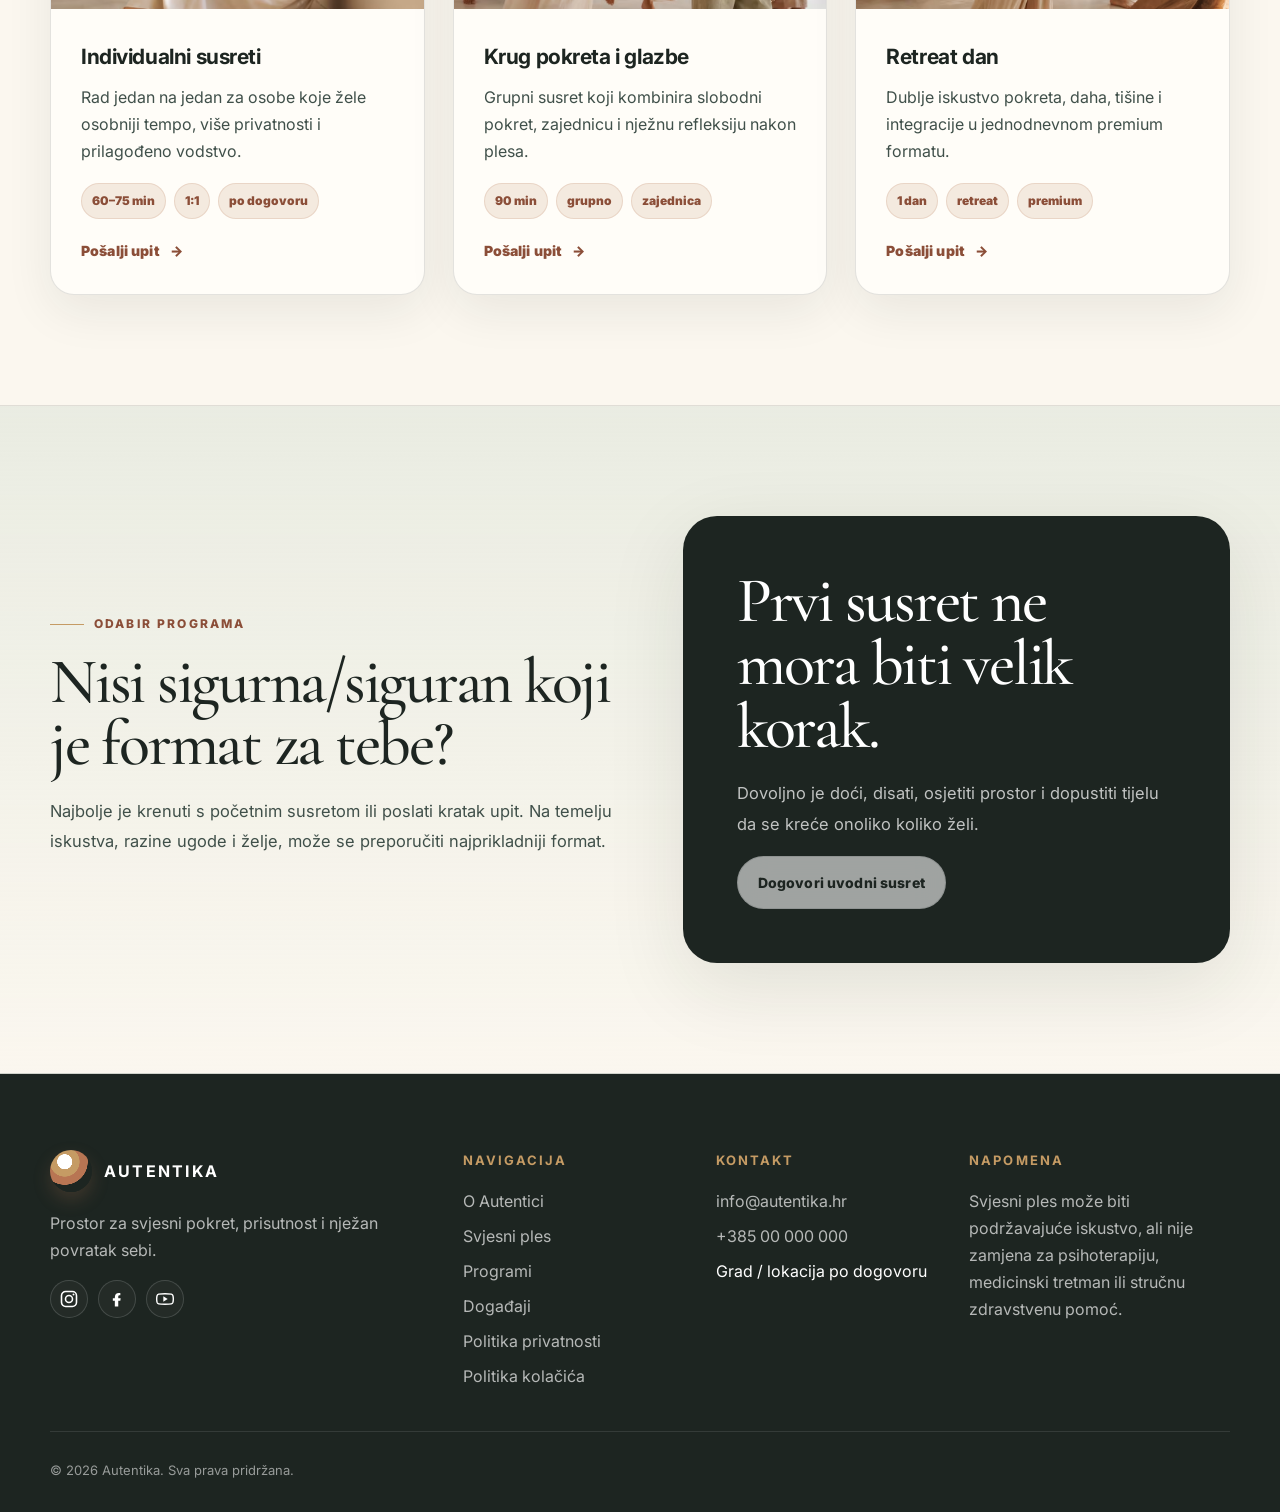
<file: programi.html>
<!doctype html>
<html lang="hr">
<head>
  <meta charset="utf-8">
  <meta name="viewport" content="width=device-width, initial-scale=1">
  <title>Programi | Autentika</title>
  <meta name="description" content="Pregled programa: svjesni ples za početnike, plesna meditacija, tematske radionice, individualni susreti i retreat dani.">
  <link rel="canonical" href="https://autentika.hr/programi.html">
  <meta property="og:type" content="website">
  <meta property="og:locale" content="hr_HR">
  <meta property="og:site_name" content="Autentika">
  <meta property="og:title" content="Programi | Autentika">
  <meta property="og:description" content="Pregled programa: svjesni ples za početnike, plesna meditacija, tematske radionice, individualni susreti i retreat dani.">
  <meta property="og:url" content="https://autentika.hr/programi.html">
  <meta property="og:image" content="https://autentika.hr/assets/img/autentika-program-3.avif">
  <meta name="twitter:card" content="summary_large_image">
  <meta name="twitter:title" content="Programi | Autentika">
  <meta name="twitter:description" content="Pregled programa: svjesni ples za početnike, plesna meditacija, tematske radionice, individualni susreti i retreat dani.">
  <meta name="twitter:image" content="https://autentika.hr/assets/img/autentika-program-3.avif">
  <meta name="theme-color" content="#fbf7ef">
  <link rel="icon" href="assets/img/favicon.svg" type="image/svg+xml">
  <link rel="preconnect" href="https://fonts.googleapis.com">
  <link rel="preconnect" href="https://fonts.gstatic.com" crossorigin>
  <link href="https://fonts.googleapis.com/css2?family=Cormorant+Garamond:wght@400;500;600;700&family=Inter:wght@400;500;600;700;800;900&display=swap" rel="stylesheet">
  <link rel="stylesheet" href="assets/css/style.css">
</head>
<body>

    <a class="skip-link" href="#main">Preskoči na sadržaj</a>
    <header class="site-header" aria-label="Glavna navigacija">
      <div class="nav-shell">
        <a class="brand" href="index.html" aria-label="Autentika početna">
          <span class="brand-mark" aria-hidden="true"></span>
          <span>Autentika</span>
        </a>
        <nav aria-label="Desktop navigacija">
          <ul class="nav-links">
            <li><a href="index.html" data-nav-link>Početna</a></li>
<li><a href="o-autentici.html" data-nav-link>O Autentici</a></li>
<li><a href="svjesni-ples.html" data-nav-link>Svjesni ples</a></li>
<li><a href="programi.html" data-nav-link>Programi</a></li>
<li><a href="dogadaji.html" data-nav-link>Događaji</a></li>
<li><a href="galerija.html" data-nav-link>Galerija</a></li>
<li><a href="kontakt.html" data-nav-link>Kontakt</a></li>
          </ul>
        </nav>
        <a class="btn btn-primary nav-cta" href="kontakt.html">Rezerviraj mjesto</a>
        <button class="menu-toggle" type="button" data-menu-toggle aria-label="Otvori izbornik" aria-expanded="false"><span class="menu-label">Izbornik</span></button>
      </div>
      <nav class="mobile-panel" data-mobile-panel aria-label="Mobilna navigacija">
        <ul>
          <li><a href="index.html" data-nav-link>Početna</a></li>
<li><a href="o-autentici.html" data-nav-link>O Autentici</a></li>
<li><a href="svjesni-ples.html" data-nav-link>Svjesni ples</a></li>
<li><a href="programi.html" data-nav-link>Programi</a></li>
<li><a href="dogadaji.html" data-nav-link>Događaji</a></li>
<li><a href="galerija.html" data-nav-link>Galerija</a></li>
<li><a href="kontakt.html" data-nav-link>Kontakt</a></li>
        </ul>
      </nav>
    </header>
    
<main id="main">

<section class="page-hero">
  <div class="container">
<p class="eyebrow reveal">Programi</p>
    <h1 class="page-title reveal delay-1">Programi koji podržavaju tijelo, ritam i unutarnji prostor.</h1>
    <p class="lead reveal delay-2">Od nježnog uvoda za početnike do dubljih tematskih radionica — svaki program je osmišljen da podrži autentičan pokret i osjećaj sigurnosti.</p>
  </div>
</section>

<section class="section">
  <div class="container grid three">
    <article class="card program-card reveal"><div class="program-media media-photo program-1"></div><div class="program-content"><h3>Svjesni ples za početnike</h3><p>Uvodni format za osobe koje žele siguran, nježan i jednostavan prvi susret s praksom.</p><div class="meta"><span>75 min</span><span>početnici</span><span>grupno</span></div><a class="btn btn-ghost" href="kontakt.html">Pošalji upit</a></div></article>
    <article class="card program-card reveal delay-1"><div class="program-media media-photo program-2"></div><div class="program-content"><h3>Plesna meditacija</h3><p>Susret u kojem se pokret, dah, glazba i tišina stapaju u praksu prisutnosti.</p><div class="meta"><span>90 min</span><span>vođeno</span><span>mirniji tempo</span></div><a class="btn btn-ghost" href="kontakt.html">Pošalji upit</a></div></article>
    <article class="card program-card reveal delay-2"><div class="program-media media-photo program-3"></div><div class="program-content"><h3>Tematske radionice</h3><p>Radionice posvećene granicama, lakoći, otpuštanju, emocijama i kreativnom izrazu.</p><div class="meta"><span>2–3 h</span><span>tematski</span><span>radionica</span></div><a class="btn btn-ghost" href="kontakt.html">Pošalji upit</a></div></article>
    <article class="card program-card reveal"><div class="program-media media-photo program-4"></div><div class="program-content"><h3>Individualni susreti</h3><p>Rad jedan na jedan za osobe koje žele osobniji tempo, više privatnosti i prilagođeno vodstvo.</p><div class="meta"><span>60–75 min</span><span>1:1</span><span>po dogovoru</span></div><a class="btn btn-ghost" href="kontakt.html">Pošalji upit</a></div></article>
    <article class="card program-card reveal delay-1"><div class="program-media media-photo program-5"></div><div class="program-content"><h3>Krug pokreta i glazbe</h3><p>Grupni susret koji kombinira slobodni pokret, zajednicu i nježnu refleksiju nakon plesa.</p><div class="meta"><span>90 min</span><span>grupno</span><span>zajednica</span></div><a class="btn btn-ghost" href="kontakt.html">Pošalji upit</a></div></article>
    <article class="card program-card reveal delay-2"><div class="program-media media-photo program-6"></div><div class="program-content"><h3>Retreat dan</h3><p>Dublje iskustvo pokreta, daha, tišine i integracije u jednodnevnom premium formatu.</p><div class="meta"><span>1 dan</span><span>retreat</span><span>premium</span></div><a class="btn btn-ghost" href="kontakt.html">Pošalji upit</a></div></article>
  </div>
</section>
<section class="section soft-band">
  <div class="container grid two">
    <div class="reveal"><p class="eyebrow">Odabir programa</p><h2 class="section-title">Nisi sigurna/siguran koji je format za tebe?</h2><p class="copy">Najbolje je krenuti s početnim susretom ili poslati kratak upit. Na temelju iskustva, razine ugode i želje, može se preporučiti najprikladniji format.</p></div>
    <div class="dark-panel reveal delay-1"><h2 class="section-title">Prvi susret ne mora biti velik korak.</h2><p class="copy">Dovoljno je doći, disati, osjetiti prostor i dopustiti tijelu da se kreće onoliko koliko želi.</p><a class="btn btn-secondary" href="kontakt.html">Dogovori uvodni susret</a></div>
  </div>
</section>

</main>

    <footer class="site-footer">
      <div class="container">
        <div class="footer-grid">
          <div>
            <div class="footer-brand"><span class="brand-mark" aria-hidden="true"></span><b>Autentika</b></div>
            <p>Prostor za svjesni pokret, prisutnost i nježan povratak sebi.</p>
            <div class="socials" aria-label="Društvene mreže">
              <a href="#" aria-label="Instagram" class="social-icon"><svg viewBox="0 0 24 24" aria-hidden="true" focusable="false"><rect x="3" y="3" width="18" height="18" rx="5" ry="5" fill="none" stroke="currentColor" stroke-width="1.9"/><circle cx="12" cy="12" r="4.2" fill="none" stroke="currentColor" stroke-width="1.9"/><circle cx="17.4" cy="6.6" r="1.2" fill="currentColor"/></svg></a>
              <a href="#" aria-label="Facebook" class="social-icon"><svg viewBox="0 0 24 24" aria-hidden="true" focusable="false"><path d="M13.5 21v-7h2.5l.4-3h-2.9V9.1c0-.9.3-1.6 1.7-1.6H16V4.8c-.3 0-.9-.1-1.8-.1-3 0-4.8 1.8-4.8 5.1V11H7v3h2.4v7h4.1z" fill="currentColor"/></svg></a>
              <a href="#" aria-label="YouTube" class="social-icon"><svg viewBox="0 0 24 24" aria-hidden="true" focusable="false"><path d="M21.6 8.2a2.8 2.8 0 0 0-2-2c-1.8-.5-7.6-.5-7.6-.5s-5.8 0-7.6.5a2.8 2.8 0 0 0-2 2A29 29 0 0 0 2 12a29 29 0 0 0 .4 3.8 2.8 2.8 0 0 0 2 2c1.8.5 7.6.5 7.6.5s5.8 0 7.6-.5a2.8 2.8 0 0 0 2-2A29 29 0 0 0 22 12a29 29 0 0 0-.4-3.8z" fill="none" stroke="currentColor" stroke-width="1.7"/><path d="m10 15.3 5.2-3.3L10 8.7v6.6z" fill="currentColor"/></svg></a>
            </div>
          </div>
          <div>
            <h3>Navigacija</h3>
            <ul class="footer-links">
              <li><a href="o-autentici.html">O Autentici</a></li>
              <li><a href="svjesni-ples.html">Svjesni ples</a></li>
              <li><a href="programi.html">Programi</a></li>
              <li><a href="dogadaji.html">Događaji</a></li>
              <li><a href="politika-privatnosti.html">Politika privatnosti</a></li>
              <li><a href="politika-kolacica.html">Politika kolačića</a></li>
            </ul>
          </div>
          <div>
            <h3>Kontakt</h3>
            <ul class="footer-links">
              <li><a href="mailto:info@autentika.hr">info@autentika.hr</a></li>
              <li><a href="tel:+385000000000">+385 00 000 000</a></li>
              <li>Grad / lokacija po dogovoru</li>
            </ul>
          </div>
          <div>
            <h3>Napomena</h3>
            <p>Svjesni ples može biti podržavajuće iskustvo, ali nije zamjena za psihoterapiju, medicinski tretman ili stručnu zdravstvenu pomoć.</p>
          </div>
        </div>
        <div class="footer-bottom">
          <span>© 2026 Autentika. Sva prava pridržana.</span>
        </div>
      </div>
    </footer>
    

<div class="cookie-banner" data-cookie-banner role="dialog" aria-live="polite" aria-labelledby="cookie-title">
  <div class="cookie-box">
    <div>
      <h2 id="cookie-title">Kolačići i privatnost</h2>
      <p>Koristimo nužne kolačiće za ispravan rad stranice. Analitičke i marketinške kolačiće koristimo samo uz vašu privolu. Više informacija nalazi se u <a class="cookie-link" href="politika-kolacica.html">Politici kolačića</a>.</p>
    </div>
    <div class="cookie-actions">
      <button class="btn btn-secondary" type="button" data-cookie-settings>Postavke</button>
      <button class="btn btn-secondary" type="button" data-cookie-reject>Odbij</button>
      <button class="btn btn-primary" type="button" data-cookie-accept>Prihvati sve</button>
    </div>
    <div class="cookie-settings" data-cookie-settings-panel>
      <label class="cookie-option">
        <input type="checkbox" checked disabled>
        <span><b>Nužni kolačići</b><span>Potrebni su za osnovno funkcioniranje web stranice i ne mogu se isključiti.</span></span>
      </label>
      <label class="cookie-option">
        <input type="checkbox" data-cookie-analytics>
        <span><b>Analitički kolačići</b><span>Pomažu razumjeti kako se web stranica koristi. Trenutno nisu aktivirani dok se ne poveže analitika.</span></span>
      </label>
      <label class="cookie-option">
        <input type="checkbox" data-cookie-marketing>
        <span><b>Marketinški kolačići</b><span>Koriste se za oglašavanje i remarketing. Trenutno nisu aktivirani dok se ne povežu marketinški alati.</span></span>
      </label>
      <div class="cookie-actions">
        <button class="btn btn-primary" type="button" data-cookie-save>Spremi odabir</button>
      </div>
    </div>
  </div>
</div>

<script src="assets/js/main.js"></script>
</body>
</html>
</file>
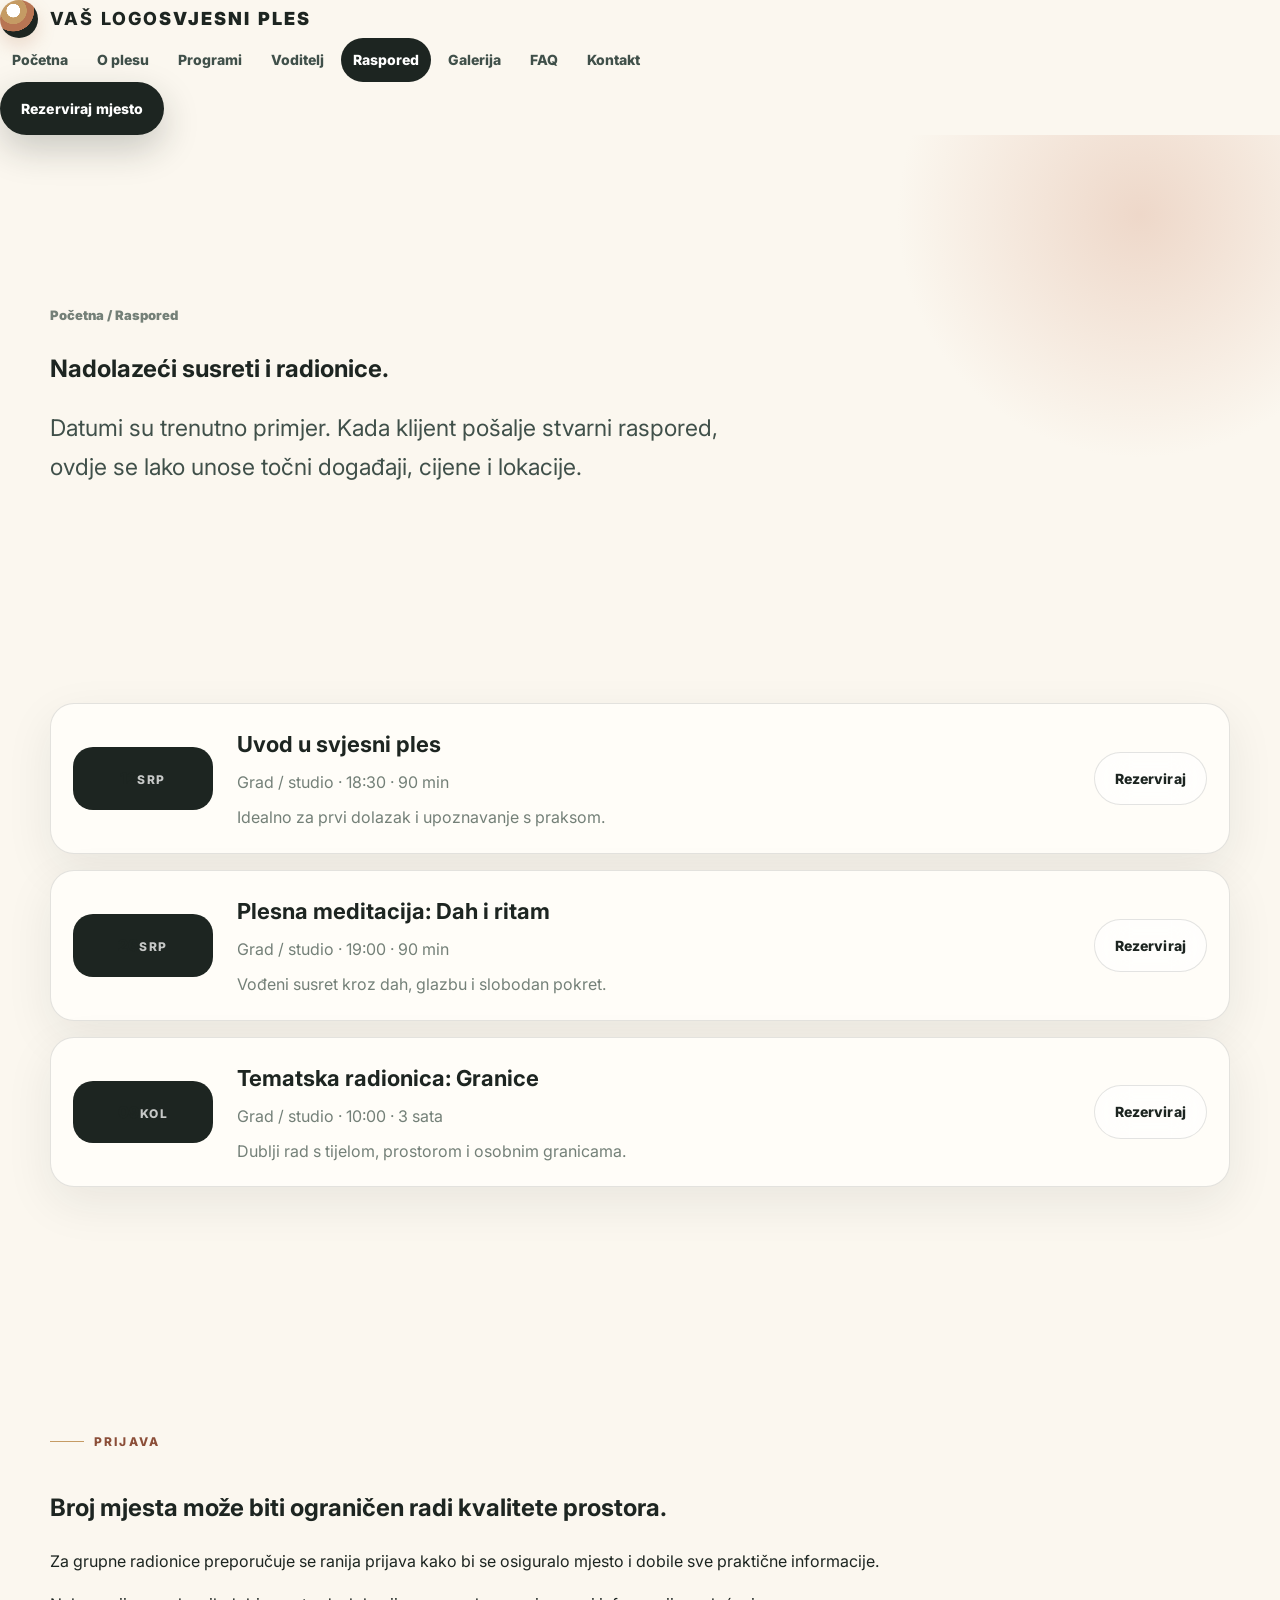
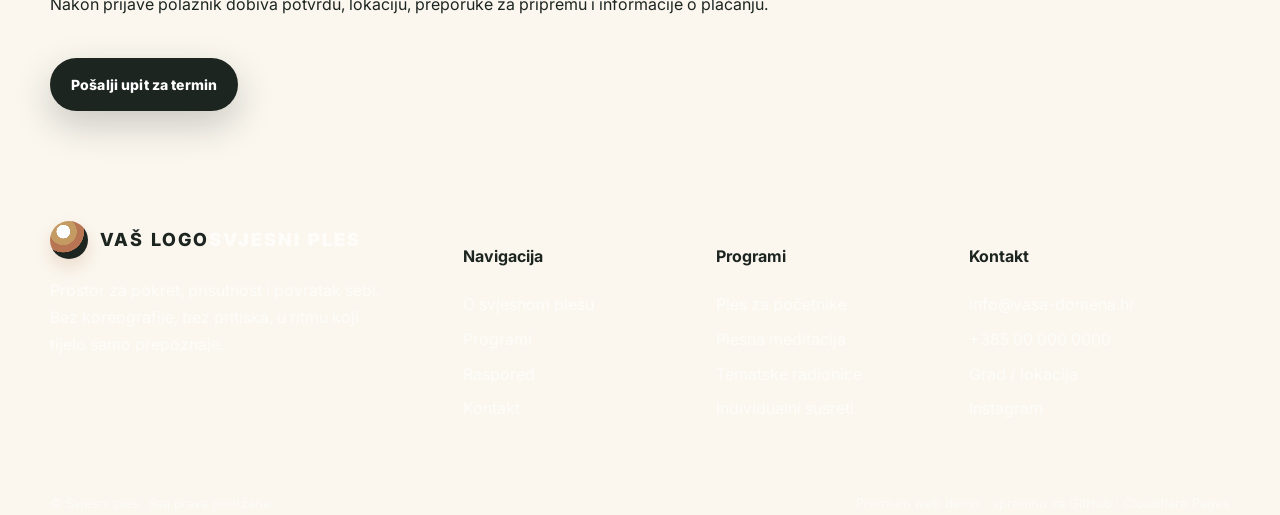
<file: raspored.html>
<!DOCTYPE html>
<html lang="hr">
<head>
  <meta charset="UTF-8" />
  <meta name="viewport" content="width=device-width, initial-scale=1.0" />
  <title>Raspored | Nadolazeće radionice svjesnog plesa</title>
  <meta name="description" content="Nadolazeće radionice, događaji i susreti svjesnog plesa." />
  <meta name="theme-color" content="#161412" />
  <link rel="icon" type="image/svg+xml" href="assets/img/favicon.svg" />
  <link rel="preconnect" href="https://fonts.googleapis.com" />
  <link rel="preconnect" href="https://fonts.gstatic.com" crossorigin />
  <link href="https://fonts.googleapis.com/css2?family=Cormorant+Garamond:wght@400;500;600;700&family=Inter:wght@400;500;600;700;800&display=swap" rel="stylesheet" />
  <link rel="stylesheet" href="assets/css/style.css" />
</head>
<body>
  <div class="site-shell">
    <div class="noise" aria-hidden="true"></div>
    <header class="header" data-header>
      <nav class="navbar" aria-label="Glavna navigacija">
        <a class="brand" href="index.html" aria-label="Svjesni ples početna">
          <span class="brand-mark" aria-hidden="true"></span>
          <span class="brand-title"><strong>VAŠ LOGO</strong><span>Svjesni ples</span></span>
        </a>
        <div class="nav-links" data-nav-links>
          <a href="index.html" class="">Početna</a>
<a href="o-svjesnom-plesu.html" class="">O plesu</a>
<a href="programi.html" class="">Programi</a>
<a href="voditelj.html" class="">Voditelj</a>
<a href="raspored.html" class="active">Raspored</a>
<a href="galerija.html" class="">Galerija</a>
<a href="faq.html" class="">FAQ</a>
<a href="kontakt.html" class="">Kontakt</a>
        </div>
        <div class="nav-actions">
          <a class="btn btn-primary desktop-only" href="kontakt.html">Rezerviraj mjesto</a>
          <button class="menu-toggle" type="button" data-menu-toggle aria-label="Otvori izbornik" aria-expanded="false"><span></span></button>
        </div>
      </nav>
    </header>

    <main>

      <section class="page-hero">
        <div class="container reveal">
          <div class="breadcrumb">Početna / Raspored</div>
          <h1>Nadolazeći susreti i radionice.</h1>
          <p class="lead">Datumi su trenutno primjer. Kada klijent pošalje stvarni raspored, ovdje se lako unose točni događaji, cijene i lokacije.</p>
        </div>
      </section>

      <section class="section">
        <div class="container">
          <div class="event-list">

            <article class="event-card reveal">
              <div class="event-date"><div><strong>12</strong><span>SRP</span></div></div>
              <div>
                <h3>Uvod u svjesni ples</h3>
                <p>Grad / studio · 18:30 · 90 min</p>
                <p style="margin-top: 8px;">Idealno za prvi dolazak i upoznavanje s praksom.</p>
              </div>
              <a class="btn btn-secondary" href="kontakt.html">Rezerviraj</a>
            </article>

            <article class="event-card reveal">
              <div class="event-date"><div><strong>26</strong><span>SRP</span></div></div>
              <div>
                <h3>Plesna meditacija: Dah i ritam</h3>
                <p>Grad / studio · 19:00 · 90 min</p>
                <p style="margin-top: 8px;">Vođeni susret kroz dah, glazbu i slobodan pokret.</p>
              </div>
              <a class="btn btn-secondary" href="kontakt.html">Rezerviraj</a>
            </article>

            <article class="event-card reveal">
              <div class="event-date"><div><strong>09</strong><span>KOL</span></div></div>
              <div>
                <h3>Tematska radionica: Granice</h3>
                <p>Grad / studio · 10:00 · 3 sata</p>
                <p style="margin-top: 8px;">Dublji rad s tijelom, prostorom i osobnim granicama.</p>
              </div>
              <a class="btn btn-secondary" href="kontakt.html">Rezerviraj</a>
            </article>
          </div>
        </div>
      </section>

      <section class="section ivory-section">
        <div class="container split-grid">
          <div class="section-head reveal">
            <span class="eyebrow">Prijava</span>
            <h2>Broj mjesta može biti ograničen radi kvalitete prostora.</h2>
          </div>
          <div class="editorial-block reveal reveal-delay-1">
            <p>Za grupne radionice preporučuje se ranija prijava kako bi se osiguralo mjesto i dobile sve praktične informacije.</p>
            <p>Nakon prijave polaznik dobiva potvrdu, lokaciju, preporuke za pripremu i informacije o plaćanju.</p>
            <a class="btn btn-primary" href="kontakt.html" style="margin-top: 24px;">Pošalji upit za termin</a>
          </div>
        </div>
      </section>

    </main>

    <footer class="footer">
      <div class="container">
        <div class="footer-grid">
          <div>
            <a class="brand" href="index.html">
              <span class="brand-mark" aria-hidden="true"></span>
              <span class="brand-title"><strong>VAŠ LOGO</strong><span>Svjesni ples</span></span>
            </a>
            <p style="margin-top: 18px; max-width: 330px;">Prostor za pokret, prisutnost i povratak sebi. Bez koreografije, bez pritiska, u ritmu koji tijelo samo prepoznaje.</p>
          </div>
          <div>
            <h4>Navigacija</h4>
            <div class="footer-links">
              <a href="o-svjesnom-plesu.html">O svjesnom plesu</a>
              <a href="programi.html">Programi</a>
              <a href="raspored.html">Raspored</a>
              <a href="kontakt.html">Kontakt</a>
            </div>
          </div>
          <div>
            <h4>Programi</h4>
            <div class="footer-links">
              <a href="programi.html">Ples za početnike</a>
              <a href="programi.html">Plesna meditacija</a>
              <a href="programi.html">Tematske radionice</a>
              <a href="programi.html">Individualni susreti</a>
            </div>
          </div>
          <div>
            <h4>Kontakt</h4>
            <div class="footer-links">
              <a href="mailto:info@vasa-domena.hr">info@vasa-domena.hr</a>
              <a href="tel:+385000000000">+385 00 000 0000</a>
              <a href="kontakt.html">Grad / lokacija</a>
              <a href="#">Instagram</a>
            </div>
          </div>
        </div>
        <div class="footer-bottom">
          <span>© <span data-year></span> Svjesni ples. Sva prava pridržana.</span>
          <span>Premium web demo · spremno za GitHub i Cloudflare Pages</span>
        </div>
      </div>
    </footer>
  </div>
  <script src="assets/js/main.js"></script>
</body>
</html>
</file>
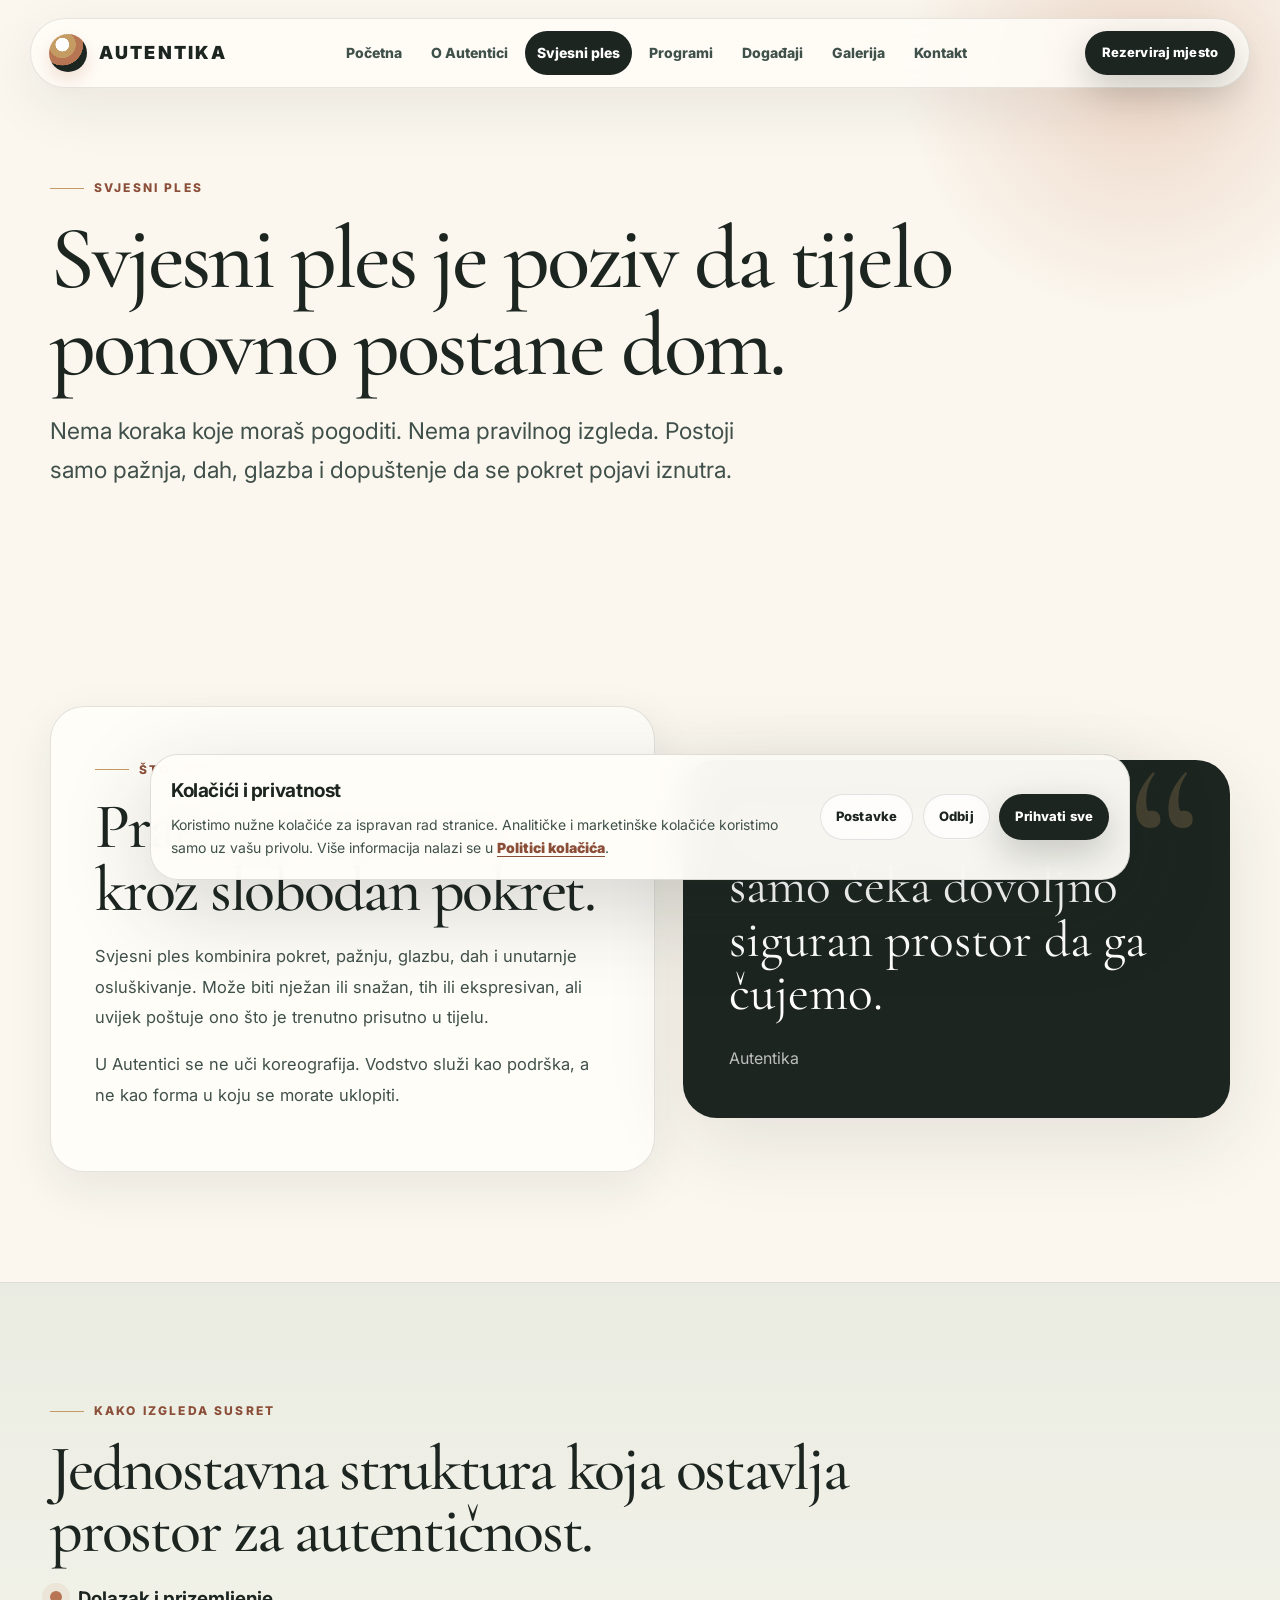
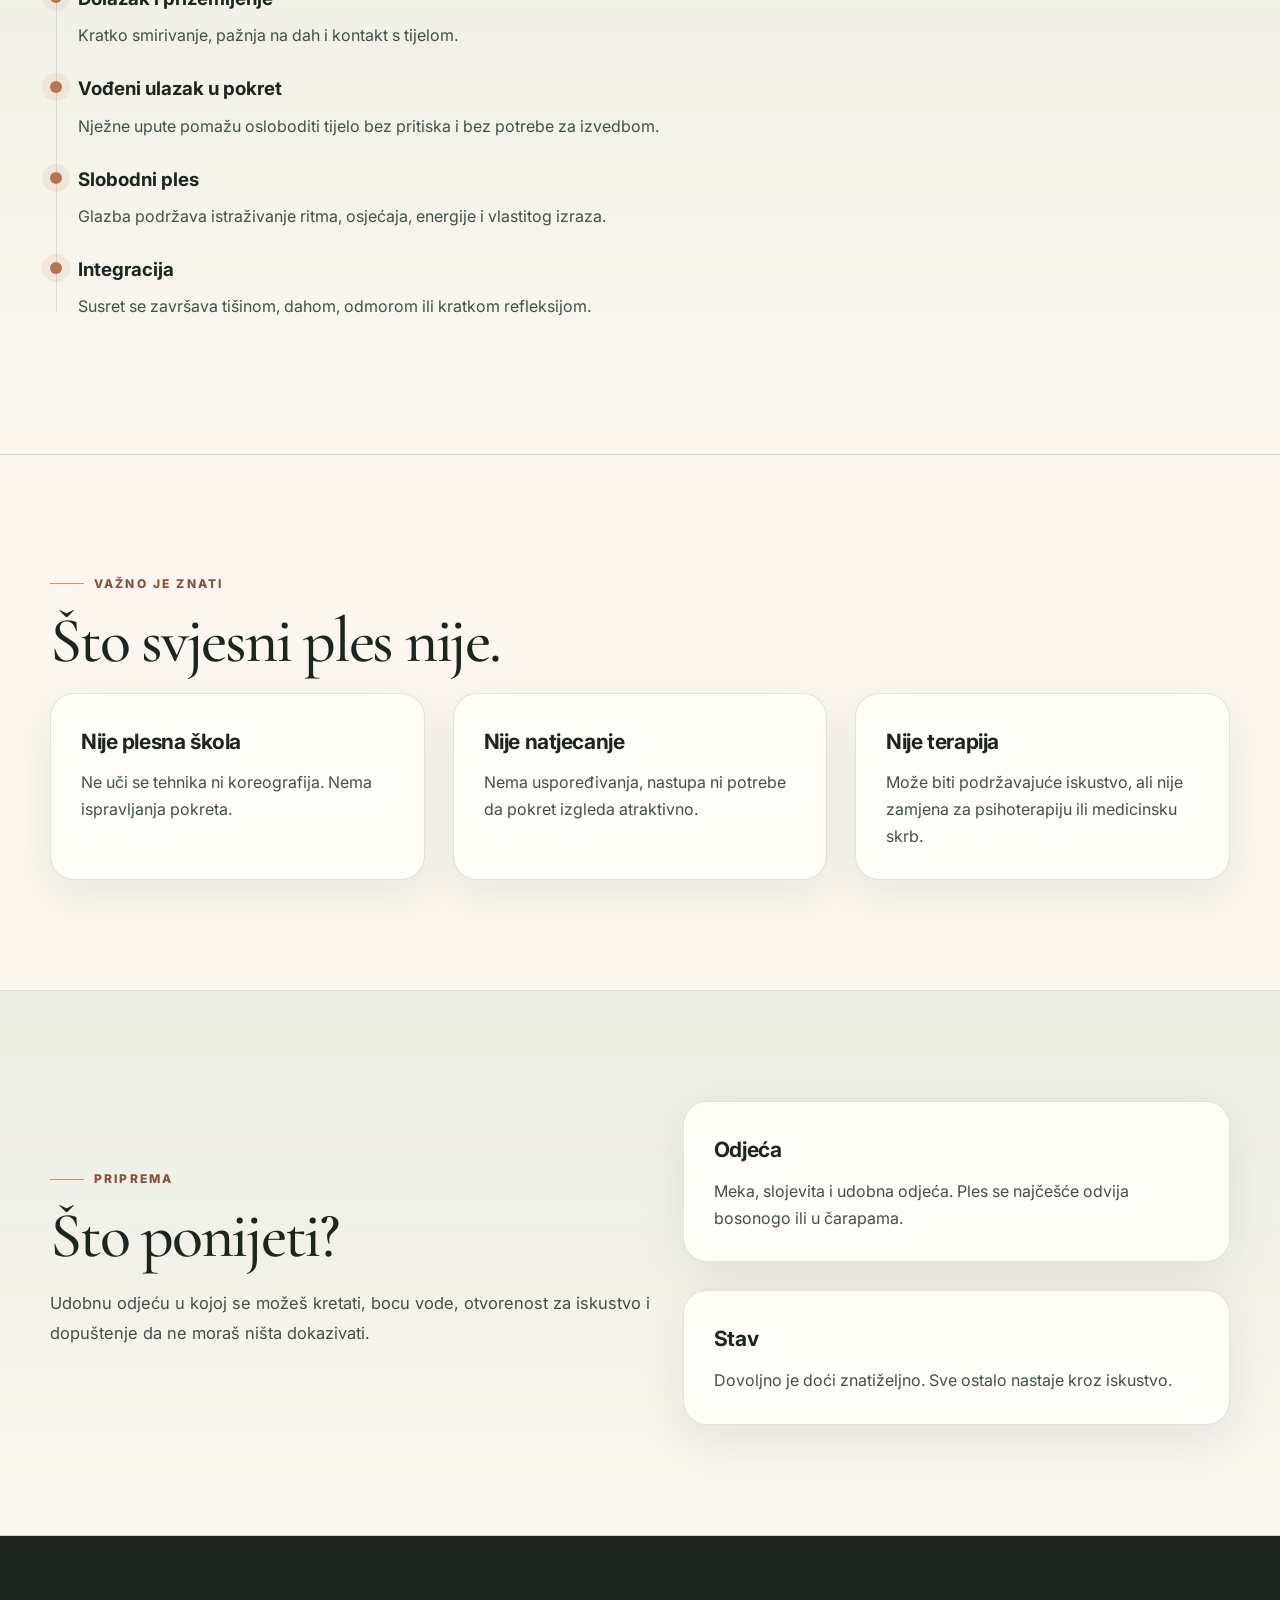
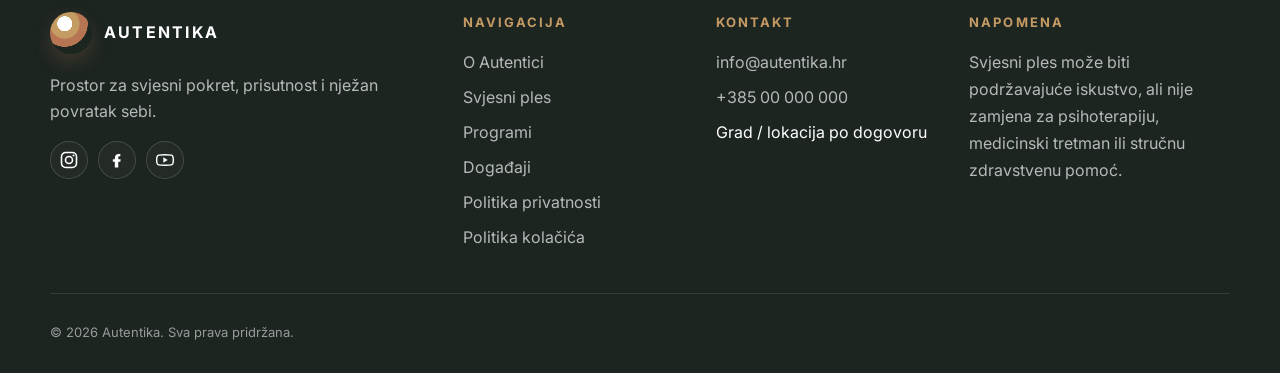
<file: svjesni-ples.html>
<!doctype html>
<html lang="hr">
<head>
  <meta charset="utf-8">
  <meta name="viewport" content="width=device-width, initial-scale=1">
  <title>Svjesni ples | Autentika</title>
  <meta name="description" content="Saznajte što je svjesni ples, kako izgleda susret i zašto nije potrebno prethodno plesno iskustvo.">
  <link rel="canonical" href="https://autentika.hr/svjesni-ples.html">
  <meta property="og:type" content="website">
  <meta property="og:locale" content="hr_HR">
  <meta property="og:site_name" content="Autentika">
  <meta property="og:title" content="Svjesni ples | Autentika">
  <meta property="og:description" content="Saznajte što je svjesni ples, kako izgleda susret i zašto nije potrebno prethodno plesno iskustvo.">
  <meta property="og:url" content="https://autentika.hr/svjesni-ples.html">
  <meta property="og:image" content="https://autentika.hr/assets/img/autentika-program-1.avif">
  <meta name="twitter:card" content="summary_large_image">
  <meta name="twitter:title" content="Svjesni ples | Autentika">
  <meta name="twitter:description" content="Saznajte što je svjesni ples, kako izgleda susret i zašto nije potrebno prethodno plesno iskustvo.">
  <meta name="twitter:image" content="https://autentika.hr/assets/img/autentika-program-1.avif">
  <meta name="theme-color" content="#fbf7ef">
  <link rel="icon" href="assets/img/favicon.svg" type="image/svg+xml">
  <link rel="preconnect" href="https://fonts.googleapis.com">
  <link rel="preconnect" href="https://fonts.gstatic.com" crossorigin>
  <link href="https://fonts.googleapis.com/css2?family=Cormorant+Garamond:wght@400;500;600;700&family=Inter:wght@400;500;600;700;800;900&display=swap" rel="stylesheet">
  <link rel="stylesheet" href="assets/css/style.css">
</head>
<body>

    <a class="skip-link" href="#main">Preskoči na sadržaj</a>
    <header class="site-header" aria-label="Glavna navigacija">
      <div class="nav-shell">
        <a class="brand" href="index.html" aria-label="Autentika početna">
          <span class="brand-mark" aria-hidden="true"></span>
          <span>Autentika</span>
        </a>
        <nav aria-label="Desktop navigacija">
          <ul class="nav-links">
            <li><a href="index.html" data-nav-link>Početna</a></li>
<li><a href="o-autentici.html" data-nav-link>O Autentici</a></li>
<li><a href="svjesni-ples.html" data-nav-link>Svjesni ples</a></li>
<li><a href="programi.html" data-nav-link>Programi</a></li>
<li><a href="dogadaji.html" data-nav-link>Događaji</a></li>
<li><a href="galerija.html" data-nav-link>Galerija</a></li>
<li><a href="kontakt.html" data-nav-link>Kontakt</a></li>
          </ul>
        </nav>
        <a class="btn btn-primary nav-cta" href="kontakt.html">Rezerviraj mjesto</a>
        <button class="menu-toggle" type="button" data-menu-toggle aria-label="Otvori izbornik" aria-expanded="false"><span class="menu-label">Izbornik</span></button>
      </div>
      <nav class="mobile-panel" data-mobile-panel aria-label="Mobilna navigacija">
        <ul>
          <li><a href="index.html" data-nav-link>Početna</a></li>
<li><a href="o-autentici.html" data-nav-link>O Autentici</a></li>
<li><a href="svjesni-ples.html" data-nav-link>Svjesni ples</a></li>
<li><a href="programi.html" data-nav-link>Programi</a></li>
<li><a href="dogadaji.html" data-nav-link>Događaji</a></li>
<li><a href="galerija.html" data-nav-link>Galerija</a></li>
<li><a href="kontakt.html" data-nav-link>Kontakt</a></li>
        </ul>
      </nav>
    </header>
    
<main id="main">

<section class="page-hero">
  <div class="container">
<p class="eyebrow reveal">Svjesni ples</p>
    <h1 class="page-title reveal delay-1">Svjesni ples je poziv da tijelo ponovno postane dom.</h1>
    <p class="lead reveal delay-2">Nema koraka koje moraš pogoditi. Nema pravilnog izgleda. Postoji samo pažnja, dah, glazba i dopuštenje da se pokret pojavi iznutra.</p>
  </div>
</section>

<section class="section">
  <div class="container grid two">
    <div class="intro-card reveal">
      <p class="eyebrow">Što jest</p>
      <h2 class="section-title">Praksa prisutnosti kroz slobodan pokret.</h2>
      <p class="copy">Svjesni ples kombinira pokret, pažnju, glazbu, dah i unutarnje osluškivanje. Može biti nježan ili snažan, tih ili ekspresivan, ali uvijek poštuje ono što je trenutno prisutno u tijelu.</p>
      <p class="copy">U Autentici se ne uči koreografija. Vodstvo služi kao podrška, a ne kao forma u koju se morate uklopiti.</p>
    </div>
    <div class="quote-card reveal delay-1"><p>Tijelo ne laže. Ono samo čeka dovoljno siguran prostor da ga čujemo.</p><span>Autentika</span></div>
  </div>
</section>
<section class="section soft-band">
  <div class="container">
    <p class="eyebrow reveal">Kako izgleda susret</p>
    <h2 class="section-title reveal delay-1">Jednostavna struktura koja ostavlja prostor za autentičnost.</h2>
    <div class="timeline reveal delay-2">
      <div class="timeline-item"><h3>Dolazak i prizemljenje</h3><p>Kratko smirivanje, pažnja na dah i kontakt s tijelom.</p></div>
      <div class="timeline-item"><h3>Vođeni ulazak u pokret</h3><p>Nježne upute pomažu osloboditi tijelo bez pritiska i bez potrebe za izvedbom.</p></div>
      <div class="timeline-item"><h3>Slobodni ples</h3><p>Glazba podržava istraživanje ritma, osjećaja, energije i vlastitog izraza.</p></div>
      <div class="timeline-item"><h3>Integracija</h3><p>Susret se završava tišinom, dahom, odmorom ili kratkom refleksijom.</p></div>
    </div>
  </div>
</section>
<section class="section">
  <div class="container">
    <p class="eyebrow reveal">Važno je znati</p>
    <h2 class="section-title reveal delay-1">Što svjesni ples nije.</h2>
    <div class="grid three">
      <article class="card reveal"><h3>Nije plesna škola</h3><p>Ne uči se tehnika ni koreografija. Nema ispravljanja pokreta.</p></article>
      <article class="card reveal delay-1"><h3>Nije natjecanje</h3><p>Nema uspoređivanja, nastupa ni potrebe da pokret izgleda atraktivno.</p></article>
      <article class="card reveal delay-2"><h3>Nije terapija</h3><p>Može biti podržavajuće iskustvo, ali nije zamjena za psihoterapiju ili medicinsku skrb.</p></article>
    </div>
  </div>
</section>
<section class="section soft-band">
  <div class="container grid two">
    <div class="reveal">
      <p class="eyebrow">Priprema</p>
      <h2 class="section-title">Što ponijeti?</h2>
      <p class="copy">Udobnu odjeću u kojoj se možeš kretati, bocu vode, otvorenost za iskustvo i dopuštenje da ne moraš ništa dokazivati.</p>
    </div>
    <div class="grid">
      <article class="card reveal delay-1"><h3>Odjeća</h3><p>Meka, slojevita i udobna odjeća. Ples se najčešće odvija bosonogo ili u čarapama.</p></article>
      <article class="card reveal delay-2"><h3>Stav</h3><p>Dovoljno je doći znatiželjno. Sve ostalo nastaje kroz iskustvo.</p></article>
    </div>
  </div>
</section>

</main>

    <footer class="site-footer">
      <div class="container">
        <div class="footer-grid">
          <div>
            <div class="footer-brand"><span class="brand-mark" aria-hidden="true"></span><b>Autentika</b></div>
            <p>Prostor za svjesni pokret, prisutnost i nježan povratak sebi.</p>
            <div class="socials" aria-label="Društvene mreže">
              <a href="#" aria-label="Instagram" class="social-icon"><svg viewBox="0 0 24 24" aria-hidden="true" focusable="false"><rect x="3" y="3" width="18" height="18" rx="5" ry="5" fill="none" stroke="currentColor" stroke-width="1.9"/><circle cx="12" cy="12" r="4.2" fill="none" stroke="currentColor" stroke-width="1.9"/><circle cx="17.4" cy="6.6" r="1.2" fill="currentColor"/></svg></a>
              <a href="#" aria-label="Facebook" class="social-icon"><svg viewBox="0 0 24 24" aria-hidden="true" focusable="false"><path d="M13.5 21v-7h2.5l.4-3h-2.9V9.1c0-.9.3-1.6 1.7-1.6H16V4.8c-.3 0-.9-.1-1.8-.1-3 0-4.8 1.8-4.8 5.1V11H7v3h2.4v7h4.1z" fill="currentColor"/></svg></a>
              <a href="#" aria-label="YouTube" class="social-icon"><svg viewBox="0 0 24 24" aria-hidden="true" focusable="false"><path d="M21.6 8.2a2.8 2.8 0 0 0-2-2c-1.8-.5-7.6-.5-7.6-.5s-5.8 0-7.6.5a2.8 2.8 0 0 0-2 2A29 29 0 0 0 2 12a29 29 0 0 0 .4 3.8 2.8 2.8 0 0 0 2 2c1.8.5 7.6.5 7.6.5s5.8 0 7.6-.5a2.8 2.8 0 0 0 2-2A29 29 0 0 0 22 12a29 29 0 0 0-.4-3.8z" fill="none" stroke="currentColor" stroke-width="1.7"/><path d="m10 15.3 5.2-3.3L10 8.7v6.6z" fill="currentColor"/></svg></a>
            </div>
          </div>
          <div>
            <h3>Navigacija</h3>
            <ul class="footer-links">
              <li><a href="o-autentici.html">O Autentici</a></li>
              <li><a href="svjesni-ples.html">Svjesni ples</a></li>
              <li><a href="programi.html">Programi</a></li>
              <li><a href="dogadaji.html">Događaji</a></li>
              <li><a href="politika-privatnosti.html">Politika privatnosti</a></li>
              <li><a href="politika-kolacica.html">Politika kolačića</a></li>
            </ul>
          </div>
          <div>
            <h3>Kontakt</h3>
            <ul class="footer-links">
              <li><a href="mailto:info@autentika.hr">info@autentika.hr</a></li>
              <li><a href="tel:+385000000000">+385 00 000 000</a></li>
              <li>Grad / lokacija po dogovoru</li>
            </ul>
          </div>
          <div>
            <h3>Napomena</h3>
            <p>Svjesni ples može biti podržavajuće iskustvo, ali nije zamjena za psihoterapiju, medicinski tretman ili stručnu zdravstvenu pomoć.</p>
          </div>
        </div>
        <div class="footer-bottom">
          <span>© 2026 Autentika. Sva prava pridržana.</span>
        </div>
      </div>
    </footer>
    

<div class="cookie-banner" data-cookie-banner role="dialog" aria-live="polite" aria-labelledby="cookie-title">
  <div class="cookie-box">
    <div>
      <h2 id="cookie-title">Kolačići i privatnost</h2>
      <p>Koristimo nužne kolačiće za ispravan rad stranice. Analitičke i marketinške kolačiće koristimo samo uz vašu privolu. Više informacija nalazi se u <a class="cookie-link" href="politika-kolacica.html">Politici kolačića</a>.</p>
    </div>
    <div class="cookie-actions">
      <button class="btn btn-secondary" type="button" data-cookie-settings>Postavke</button>
      <button class="btn btn-secondary" type="button" data-cookie-reject>Odbij</button>
      <button class="btn btn-primary" type="button" data-cookie-accept>Prihvati sve</button>
    </div>
    <div class="cookie-settings" data-cookie-settings-panel>
      <label class="cookie-option">
        <input type="checkbox" checked disabled>
        <span><b>Nužni kolačići</b><span>Potrebni su za osnovno funkcioniranje web stranice i ne mogu se isključiti.</span></span>
      </label>
      <label class="cookie-option">
        <input type="checkbox" data-cookie-analytics>
        <span><b>Analitički kolačići</b><span>Pomažu razumjeti kako se web stranica koristi. Trenutno nisu aktivirani dok se ne poveže analitika.</span></span>
      </label>
      <label class="cookie-option">
        <input type="checkbox" data-cookie-marketing>
        <span><b>Marketinški kolačići</b><span>Koriste se za oglašavanje i remarketing. Trenutno nisu aktivirani dok se ne povežu marketinški alati.</span></span>
      </label>
      <div class="cookie-actions">
        <button class="btn btn-primary" type="button" data-cookie-save>Spremi odabir</button>
      </div>
    </div>
  </div>
</div>

<script src="assets/js/main.js"></script>
</body>
</html>
</file>
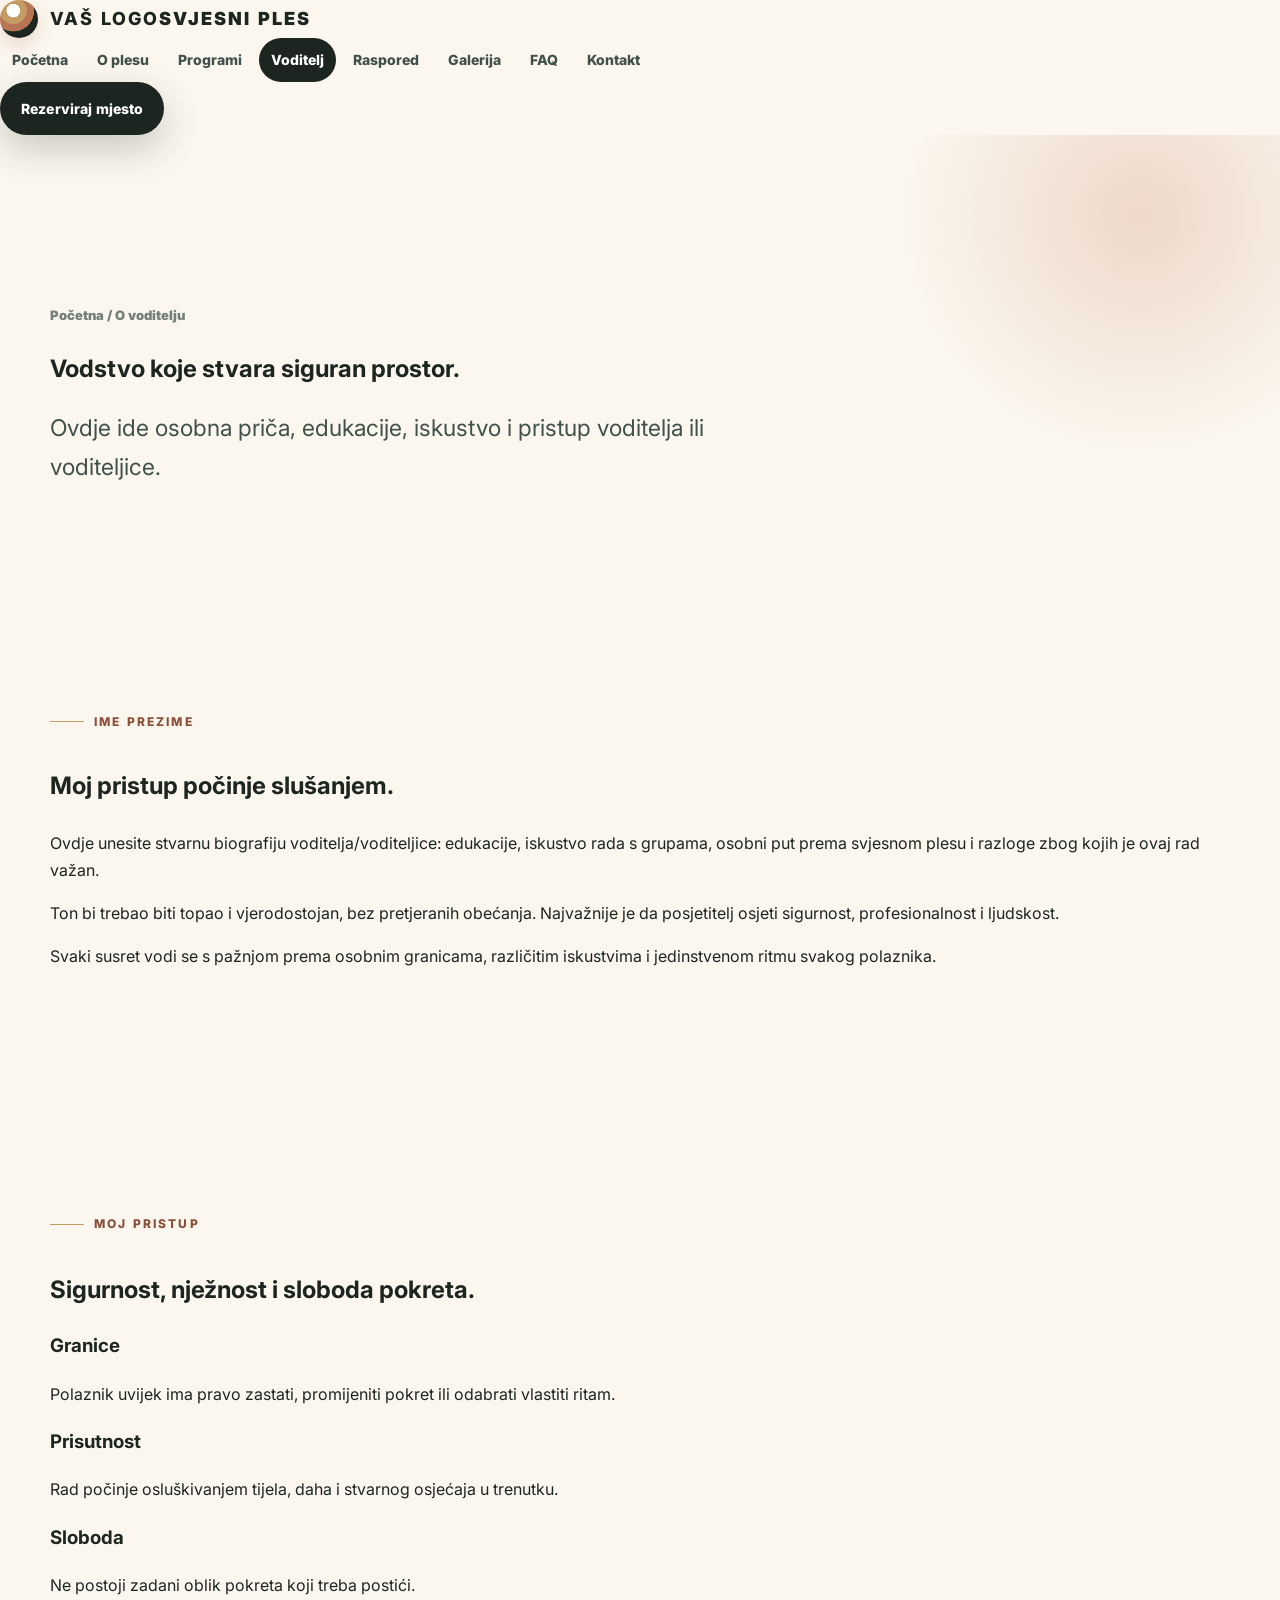
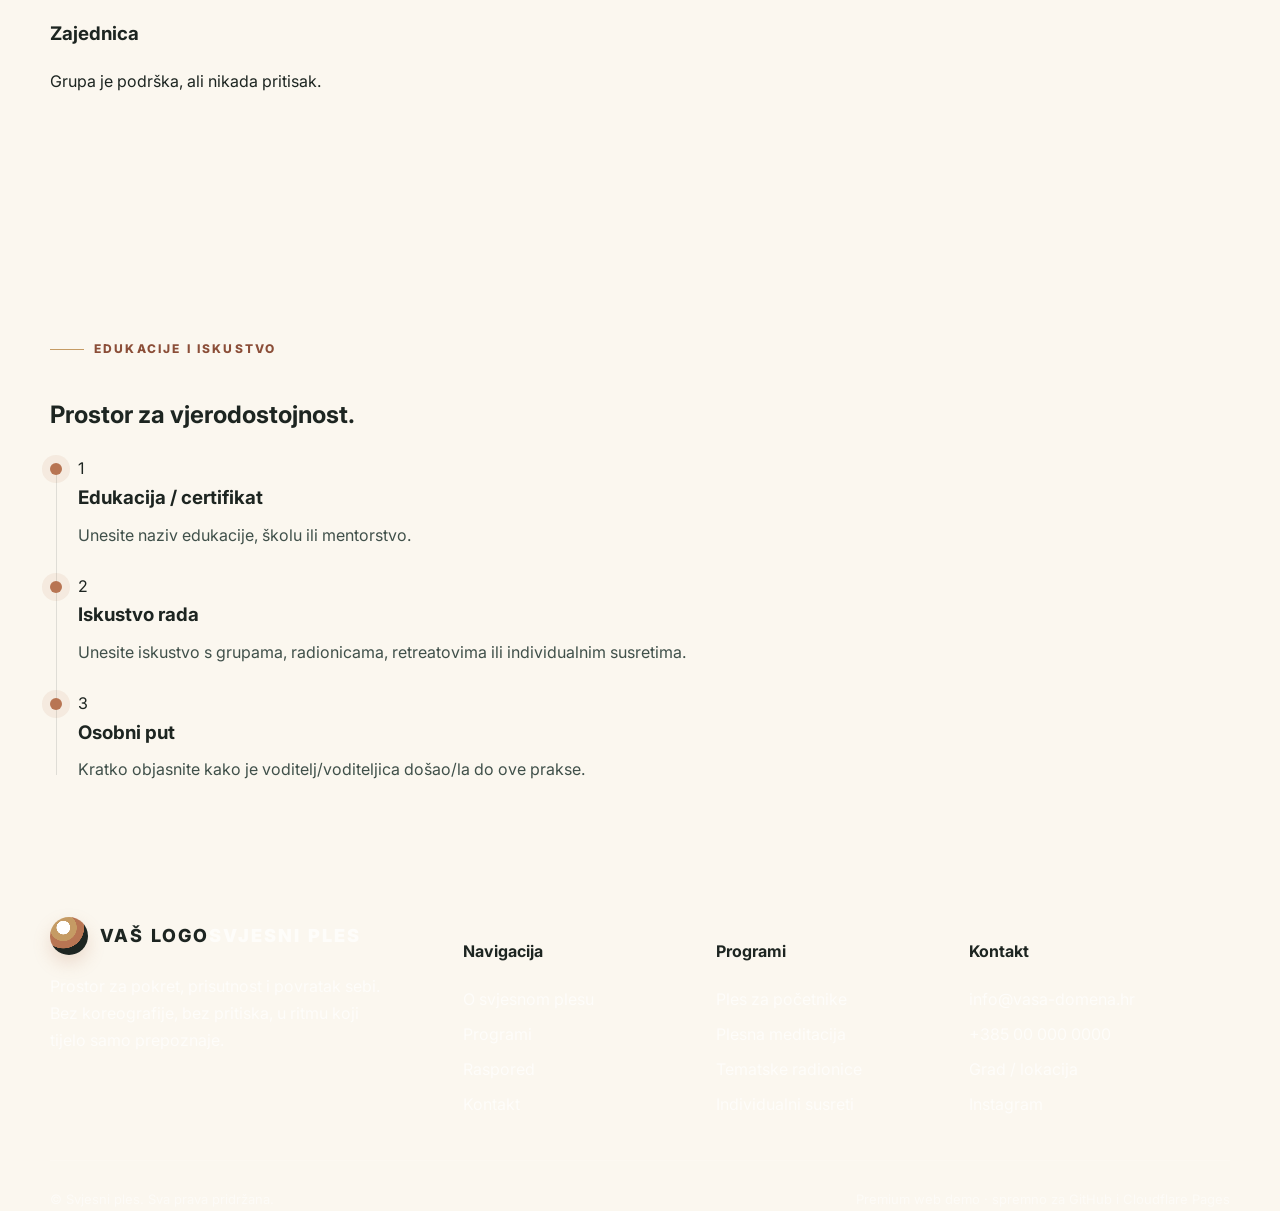
<file: voditelj.html>
<!DOCTYPE html>
<html lang="hr">
<head>
  <meta charset="UTF-8" />
  <meta name="viewport" content="width=device-width, initial-scale=1.0" />
  <title>O voditelju | Pristup svjesnom plesu</title>
  <meta name="description" content="Predstavite voditelja svjesnog plesa, njegov pristup, vrijednosti, edukacije i iskustvo." />
  <meta name="theme-color" content="#161412" />
  <link rel="icon" type="image/svg+xml" href="assets/img/favicon.svg" />
  <link rel="preconnect" href="https://fonts.googleapis.com" />
  <link rel="preconnect" href="https://fonts.gstatic.com" crossorigin />
  <link href="https://fonts.googleapis.com/css2?family=Cormorant+Garamond:wght@400;500;600;700&family=Inter:wght@400;500;600;700;800&display=swap" rel="stylesheet" />
  <link rel="stylesheet" href="assets/css/style.css" />
</head>
<body>
  <div class="site-shell">
    <div class="noise" aria-hidden="true"></div>
    <header class="header" data-header>
      <nav class="navbar" aria-label="Glavna navigacija">
        <a class="brand" href="index.html" aria-label="Svjesni ples početna">
          <span class="brand-mark" aria-hidden="true"></span>
          <span class="brand-title"><strong>VAŠ LOGO</strong><span>Svjesni ples</span></span>
        </a>
        <div class="nav-links" data-nav-links>
          <a href="index.html" class="">Početna</a>
<a href="o-svjesnom-plesu.html" class="">O plesu</a>
<a href="programi.html" class="">Programi</a>
<a href="voditelj.html" class="active">Voditelj</a>
<a href="raspored.html" class="">Raspored</a>
<a href="galerija.html" class="">Galerija</a>
<a href="faq.html" class="">FAQ</a>
<a href="kontakt.html" class="">Kontakt</a>
        </div>
        <div class="nav-actions">
          <a class="btn btn-primary desktop-only" href="kontakt.html">Rezerviraj mjesto</a>
          <button class="menu-toggle" type="button" data-menu-toggle aria-label="Otvori izbornik" aria-expanded="false"><span></span></button>
        </div>
      </nav>
    </header>

    <main>

      <section class="page-hero">
        <div class="container reveal">
          <div class="breadcrumb">Početna / O voditelju</div>
          <h1>Vodstvo koje stvara siguran prostor.</h1>
          <p class="lead">Ovdje ide osobna priča, edukacije, iskustvo i pristup voditelja ili voditeljice.</p>
        </div>
      </section>

      <section class="section ivory-section">
        <div class="container split-grid">
          <div class="photo-placeholder reveal" data-label="Fotografija voditelja"><span class="silhouette"></span></div>
          <div class="editorial-block reveal reveal-delay-1">
            <span class="eyebrow">Ime Prezime</span>
            <h2 style="margin: 18px 0 24px;">Moj pristup počinje slušanjem.</h2>
            <p>Ovdje unesite stvarnu biografiju voditelja/voditeljice: edukacije, iskustvo rada s grupama, osobni put prema svjesnom plesu i razloge zbog kojih je ovaj rad važan.</p>
            <p>Ton bi trebao biti topao i vjerodostojan, bez pretjeranih obećanja. Najvažnije je da posjetitelj osjeti sigurnost, profesionalnost i ljudskost.</p>
            <p>Svaki susret vodi se s pažnjom prema osobnim granicama, različitim iskustvima i jedinstvenom ritmu svakog polaznika.</p>
          </div>
        </div>
      </section>

      <section class="section">
        <div class="container">
          <div class="section-head center reveal">
            <span class="eyebrow">Moj pristup</span>
            <h2>Sigurnost, nježnost i sloboda pokreta.</h2>
          </div>
          <div class="card-grid four">
            <article class="lux-card reveal"><h3>Granice</h3><p>Polaznik uvijek ima pravo zastati, promijeniti pokret ili odabrati vlastiti ritam.</p></article>
            <article class="lux-card reveal reveal-delay-1"><h3>Prisutnost</h3><p>Rad počinje osluškivanjem tijela, daha i stvarnog osjećaja u trenutku.</p></article>
            <article class="lux-card reveal reveal-delay-2"><h3>Sloboda</h3><p>Ne postoji zadani oblik pokreta koji treba postići.</p></article>
            <article class="lux-card reveal reveal-delay-3"><h3>Zajednica</h3><p>Grupa je podrška, ali nikada pritisak.</p></article>
          </div>
        </div>
      </section>

      <section class="section ivory-section">
        <div class="container split-grid">
          <div class="section-head reveal">
            <span class="eyebrow">Edukacije i iskustvo</span>
            <h2>Prostor za vjerodostojnost.</h2>
          </div>
          <div class="timeline reveal reveal-delay-1">
            <div class="timeline-item"><div class="timeline-number">1</div><div><h3>Edukacija / certifikat</h3><p>Unesite naziv edukacije, školu ili mentorstvo.</p></div></div>
            <div class="timeline-item"><div class="timeline-number">2</div><div><h3>Iskustvo rada</h3><p>Unesite iskustvo s grupama, radionicama, retreatovima ili individualnim susretima.</p></div></div>
            <div class="timeline-item"><div class="timeline-number">3</div><div><h3>Osobni put</h3><p>Kratko objasnite kako je voditelj/voditeljica došao/la do ove prakse.</p></div></div>
          </div>
        </div>
      </section>

    </main>

    <footer class="footer">
      <div class="container">
        <div class="footer-grid">
          <div>
            <a class="brand" href="index.html">
              <span class="brand-mark" aria-hidden="true"></span>
              <span class="brand-title"><strong>VAŠ LOGO</strong><span>Svjesni ples</span></span>
            </a>
            <p style="margin-top: 18px; max-width: 330px;">Prostor za pokret, prisutnost i povratak sebi. Bez koreografije, bez pritiska, u ritmu koji tijelo samo prepoznaje.</p>
          </div>
          <div>
            <h4>Navigacija</h4>
            <div class="footer-links">
              <a href="o-svjesnom-plesu.html">O svjesnom plesu</a>
              <a href="programi.html">Programi</a>
              <a href="raspored.html">Raspored</a>
              <a href="kontakt.html">Kontakt</a>
            </div>
          </div>
          <div>
            <h4>Programi</h4>
            <div class="footer-links">
              <a href="programi.html">Ples za početnike</a>
              <a href="programi.html">Plesna meditacija</a>
              <a href="programi.html">Tematske radionice</a>
              <a href="programi.html">Individualni susreti</a>
            </div>
          </div>
          <div>
            <h4>Kontakt</h4>
            <div class="footer-links">
              <a href="mailto:info@vasa-domena.hr">info@vasa-domena.hr</a>
              <a href="tel:+385000000000">+385 00 000 0000</a>
              <a href="kontakt.html">Grad / lokacija</a>
              <a href="#">Instagram</a>
            </div>
          </div>
        </div>
        <div class="footer-bottom">
          <span>© <span data-year></span> Svjesni ples. Sva prava pridržana.</span>
          <span>Premium web demo · spremno za GitHub i Cloudflare Pages</span>
        </div>
      </div>
    </footer>
  </div>
  <script src="assets/js/main.js"></script>
</body>
</html>
</file>
<file: assets/css/style.css>
:root{
  --ink:#1d2521;
  --ink-soft:#40504a;
  --muted:#748078;
  --cream:#fbf7ef;
  --sand:#efe4d2;
  --linen:#fffdf8;
  --clay:#b87553;
  --clay-dark:#8b4e38;
  --sage:#6f806f;
  --sage-soft:#dbe3d7;
  --gold:#c59b64;
  --rose:#e7c7b5;
  --line:rgba(29,37,33,.12);
  --shadow:0 24px 80px rgba(29,37,33,.10);
  --shadow-soft:0 16px 48px rgba(29,37,33,.08);
  --radius-xl:34px;
  --radius-lg:24px;
  --radius-md:16px;
  --container:1180px;
}
*{box-sizing:border-box}
html{scroll-behavior:smooth}
body{
  margin:0;
  font-family:Inter, ui-sans-serif, system-ui, -apple-system, BlinkMacSystemFont, "Segoe UI", sans-serif;
  color:var(--ink);
  background:var(--cream);
  line-height:1.68;
  overflow-x:hidden;
}
body.nav-open{overflow:hidden}
img{max-width:100%;display:block}
a{color:inherit;text-decoration:none}
button,input,textarea,select{font:inherit}
::selection{background:var(--rose);color:var(--ink)}
.skip-link{position:absolute;left:-999px;top:auto;width:1px;height:1px;overflow:hidden}
.skip-link:focus{left:18px;top:18px;width:auto;height:auto;z-index:9999;background:var(--ink);color:#fff;padding:10px 14px;border-radius:999px}
.container{width:min(calc(100% - 40px),var(--container));margin:0 auto}
.eyebrow{
  display:inline-flex;align-items:center;gap:10px;
  color:var(--clay-dark);
  font-size:12px;font-weight:800;letter-spacing:.18em;text-transform:uppercase;
  margin:0 0 16px;
}
.eyebrow:before{content:"";width:34px;height:1px;background:var(--gold);display:inline-block}
.display,.section-title,.page-title,.serif{
  font-family:"Cormorant Garamond", Georgia, serif;
  font-weight:500;
  line-height:.98;
  letter-spacing:-.035em;
}
.display{font-size:clamp(56px,8vw,112px);margin:0 0 24px;max-width:880px}
.page-title{font-size:clamp(48px,7vw,96px);margin:0 0 22px;max-width:920px}
.section-title{font-size:clamp(38px,5vw,72px);margin:0 0 20px;max-width:820px}
.lead{font-size:clamp(18px,2vw,23px);color:var(--ink-soft);line-height:1.7;max-width:730px;margin:0 0 30px}
.copy{color:var(--ink-soft);font-size:16.5px;line-height:1.85}
.muted{color:var(--muted)}
strong{font-weight:800;color:var(--ink)}
.section{padding:110px 0;position:relative}
.section-tight{padding:76px 0}
.grid{display:grid;gap:28px}
.two{grid-template-columns:1.05fr .95fr;align-items:center}
.three{grid-template-columns:repeat(3,1fr)}
.four{grid-template-columns:repeat(4,1fr)}
.btn-row{display:flex;gap:14px;flex-wrap:wrap;align-items:center}
.btn{
  border:1px solid transparent;border-radius:999px;padding:14px 20px;
  display:inline-flex;align-items:center;justify-content:center;gap:10px;
  min-height:52px;font-weight:800;font-size:14px;letter-spacing:.01em;
  transition:transform .25s ease,box-shadow .25s ease,background .25s ease,color .25s ease,border .25s ease;
  cursor:pointer;
}
.btn:hover{transform:translateY(-2px)}
.btn-primary{background:var(--ink);color:#fff;box-shadow:0 14px 36px rgba(29,37,33,.22)}
.btn-primary:hover{background:#0f1713}
.btn-secondary{background:rgba(255,255,255,.58);border-color:var(--line);color:var(--ink);backdrop-filter:blur(16px)}
.btn-secondary:hover{background:#fff;box-shadow:var(--shadow-soft)}
.btn-ghost{padding:0;border:0;color:var(--clay-dark);font-weight:900;min-height:auto}
.btn-ghost:after{content:"→";transition:transform .25s ease}.btn-ghost:hover:after{transform:translateX(4px)}
.site-header{
  position:fixed;inset:18px 0 auto;z-index:1000;pointer-events:none;
}
.nav-shell{
  width:min(calc(100% - 36px),1220px);margin:0 auto;
  display:flex;align-items:center;justify-content:space-between;gap:18px;
  padding:12px 14px 12px 18px;border:1px solid rgba(29,37,33,.11);
  background:rgba(255,253,248,.82);backdrop-filter:blur(22px);
  border-radius:999px;box-shadow:0 18px 60px rgba(29,37,33,.08);
  pointer-events:auto;
}
.brand{display:flex;align-items:center;gap:12px;font-weight:900;letter-spacing:.02em;min-width:max-content}
.brand-mark{
  width:38px;height:38px;border-radius:50%;
  background:radial-gradient(circle at 35% 28%, #fff 0 18%, var(--gold) 19% 36%, var(--clay) 37% 56%, var(--ink) 57% 100%);
  box-shadow:0 8px 18px rgba(184,117,83,.22);
}
.brand span{font-size:18px;text-transform:uppercase;letter-spacing:.12em}
.nav-links{display:flex;align-items:center;gap:5px;list-style:none;margin:0;padding:0}
.nav-links a{display:block;padding:10px 12px;border-radius:999px;color:var(--ink-soft);font-size:14px;font-weight:800;transition:.25s ease}
.nav-links a:hover,.nav-links a.active{background:var(--ink);color:#fff}
.nav-cta{padding:10px 16px;min-height:42px;font-size:13px}
.menu-toggle{display:none;width:46px;height:46px;border-radius:50%;border:1px solid var(--line);background:#fff;position:relative;cursor:pointer}
.menu-toggle span{position:absolute;left:13px;right:13px;height:2px;background:var(--ink);border-radius:99px;transition:.25s ease}
.menu-toggle span:nth-child(1){top:16px}.menu-toggle span:nth-child(2){top:23px}.menu-toggle span:nth-child(3){top:30px}
.mobile-panel{display:none}

body.nav-open .menu-toggle span:nth-child(1){top:23px;transform:rotate(45deg)}
body.nav-open .menu-toggle span:nth-child(2){opacity:0}
body.nav-open .menu-toggle span:nth-child(3){top:23px;transform:rotate(-45deg)}
.hero{min-height:100vh;padding:168px 0 96px;display:flex;align-items:center;position:relative;overflow:hidden}
.hero:before{
  content:"";position:absolute;inset:-20% -10% auto auto;width:700px;height:700px;border-radius:50%;
  background:radial-gradient(circle, rgba(231,199,181,.72), rgba(219,227,215,.44) 42%, transparent 70%);
  filter:blur(8px);opacity:.95;pointer-events:none;
}
.hero:after{
  content:"";position:absolute;left:-180px;bottom:-260px;width:620px;height:620px;border-radius:50%;
  background:radial-gradient(circle, rgba(197,155,100,.20), transparent 64%);
  pointer-events:none;
}
.hero-grid{display:grid;grid-template-columns:1.04fr .96fr;gap:52px;align-items:center;position:relative;z-index:1}
.hero-note{display:flex;align-items:center;gap:14px;margin-top:36px;color:var(--muted);font-size:14px;max-width:560px}
.note-line{width:54px;height:1px;background:var(--gold);flex:0 0 auto}
.visual-frame{position:relative;min-height:640px}
.orbit-card{
  position:absolute;border-radius:999px;border:1px solid rgba(29,37,33,.12);
  background:rgba(255,253,248,.64);backdrop-filter:blur(20px);
  box-shadow:var(--shadow-soft);padding:12px 16px;font-weight:800;color:var(--ink-soft);font-size:13px;z-index:3;
}
.orbit-card.one{left:0;top:78px}.orbit-card.two{right:18px;bottom:120px}.orbit-card.three{left:44px;bottom:54px}
.dance-portrait{
  position:absolute;inset:18px 52px 18px 74px;border-radius:48% 48% 36% 36% / 39% 39% 30% 30%;
  background:
    linear-gradient(140deg, rgba(29,37,33,.10), transparent 42%),
    radial-gradient(circle at 50% 14%, rgba(255,255,255,.75), transparent 22%),
    linear-gradient(160deg, #f8efe4 0%, #d9c6ac 36%, #b87553 62%, #314038 100%);
  box-shadow:0 38px 100px rgba(29,37,33,.18);
  overflow:hidden;
}
.dance-portrait:before{
  content:"";position:absolute;left:50%;top:18%;width:64px;height:64px;border-radius:50%;background:rgba(255,253,248,.80);transform:translateX(-50%);
}
.dance-portrait:after{
  content:"";position:absolute;left:50%;top:29%;width:230px;height:340px;transform:translateX(-50%) rotate(-8deg);border-radius:52% 48% 38% 40%;
  background:linear-gradient(150deg, rgba(255,253,248,.90), rgba(231,199,181,.50) 44%, rgba(29,37,33,.26));
  box-shadow:
    -130px -24px 0 -110px rgba(255,253,248,.60),
    130px 12px 0 -110px rgba(255,253,248,.54);
}
.motion-line{position:absolute;border:1px solid rgba(255,253,248,.56);border-radius:50%;z-index:2;pointer-events:none}
.motion-line.a{width:460px;height:460px;left:22px;top:74px;transform:rotate(-18deg)}
.motion-line.b{width:380px;height:380px;right:14px;bottom:70px;transform:rotate(24deg)}
.motion-dot{position:absolute;width:12px;height:12px;background:var(--gold);border-radius:50%;box-shadow:0 0 0 14px rgba(197,155,100,.13);z-index:4}
.motion-dot.a{right:128px;top:48px}.motion-dot.b{left:70px;bottom:160px}
.stats-strip{margin-top:82px;display:grid;grid-template-columns:repeat(3,1fr);gap:1px;background:var(--line);border:1px solid var(--line);border-radius:var(--radius-xl);overflow:hidden;box-shadow:var(--shadow-soft)}
.stat{background:rgba(255,253,248,.72);padding:28px}.stat b{display:block;font-family:"Cormorant Garamond", Georgia, serif;font-size:42px;line-height:1;color:var(--clay-dark);font-weight:600}.stat span{display:block;color:var(--muted);font-size:14px;margin-top:8px}
.intro-card{border-radius:var(--radius-xl);padding:44px;background:var(--linen);border:1px solid var(--line);box-shadow:var(--shadow-soft)}
.quote-card{border-radius:var(--radius-xl);padding:46px;background:var(--ink);color:#fff;position:relative;overflow:hidden;box-shadow:var(--shadow)}
.quote-card:before{content:"“";position:absolute;right:28px;top:-28px;font-family:"Cormorant Garamond",Georgia,serif;font-size:220px;line-height:1;color:rgba(197,155,100,.24)}
.quote-card p{font-family:"Cormorant Garamond",Georgia,serif;font-size:clamp(34px,4vw,54px);line-height:1.05;margin:0 0 24px;position:relative;z-index:1}
.quote-card span{color:rgba(255,255,255,.70);position:relative;z-index:1}
.card{background:var(--linen);border:1px solid var(--line);border-radius:var(--radius-lg);padding:30px;box-shadow:var(--shadow-soft);transition:transform .25s ease, box-shadow .25s ease, border .25s ease;position:relative;overflow:hidden}
.card:hover{transform:translateY(-5px);box-shadow:var(--shadow);border-color:rgba(184,117,83,.28)}
.card .num{font-family:"Cormorant Garamond",Georgia,serif;font-size:46px;color:var(--clay);line-height:1;margin-bottom:16px;display:block}
.card h3{font-size:21px;margin:0 0 10px;letter-spacing:-.02em}.card p{margin:0;color:var(--ink-soft)}
.soft-band{background:linear-gradient(180deg, rgba(219,227,215,.54), rgba(251,247,239,0));border-top:1px solid var(--line);border-bottom:1px solid var(--line)}
.split-bg{background:linear-gradient(90deg, var(--ink) 0 48%, transparent 48%)}
.dark-panel{background:var(--ink);color:#fff;border-radius:var(--radius-xl);padding:54px;box-shadow:var(--shadow)}
.dark-panel .eyebrow{color:var(--gold)}.dark-panel .lead,.dark-panel .copy,.dark-panel .muted{color:rgba(255,255,255,.72)}
.pill-list{display:flex;flex-wrap:wrap;gap:10px;margin-top:26px}.pill{border:1px solid var(--line);background:rgba(255,255,255,.58);border-radius:999px;padding:9px 12px;color:var(--ink-soft);font-weight:800;font-size:13px}.dark-panel .pill{border-color:rgba(255,255,255,.16);background:rgba(255,255,255,.08);color:#fff}
.program-card{padding:0;overflow:hidden}.program-media{height:230px;background:linear-gradient(135deg,var(--rose),var(--sage-soft) 54%,var(--sand));position:relative;overflow:hidden}.program-media:before{content:"";position:absolute;inset:26px;border:1px solid rgba(255,255,255,.7);border-radius:40% 60% 45% 55%;transform:rotate(-14deg)}.program-media:after{content:"";position:absolute;width:120px;height:120px;border-radius:50%;background:rgba(255,253,248,.6);left:50%;top:50%;transform:translate(-50%,-50%);box-shadow:0 0 0 64px rgba(255,253,248,.14)}
.program-content{padding:30px}.meta{display:flex;flex-wrap:wrap;gap:8px;margin:18px 0}.meta span{font-size:12px;font-weight:900;color:var(--clay-dark);background:#f4eadf;border:1px solid rgba(184,117,83,.18);border-radius:999px;padding:7px 10px}
.event-card{display:grid;grid-template-columns:140px 1fr auto;gap:24px;align-items:center;background:var(--linen);border:1px solid var(--line);border-radius:var(--radius-lg);padding:22px;box-shadow:var(--shadow-soft);margin-bottom:16px}
.event-date{background:var(--ink);color:#fff;border-radius:20px;padding:18px;text-align:center}.event-date b{display:block;font-family:"Cormorant Garamond",Georgia,serif;font-size:42px;line-height:.9}.event-date span{font-size:12px;font-weight:800;text-transform:uppercase;letter-spacing:.12em;color:rgba(255,255,255,.75)}
.event-card h3{margin:0 0 6px;font-size:22px}.event-card p{margin:0;color:var(--muted)}
.gallery-grid{display:grid;grid-template-columns:1.15fr .85fr 1fr;grid-auto-rows:220px;gap:18px}.gallery-item{border-radius:var(--radius-lg);overflow:hidden;background:linear-gradient(135deg,var(--sand),var(--rose),var(--sage-soft));position:relative;box-shadow:var(--shadow-soft)}.gallery-item:after{content:"";position:absolute;inset:20px;border:1px solid rgba(255,255,255,.66);border-radius:inherit}.gallery-item.tall{grid-row:span 2}.gallery-item.wide{grid-column:span 2}.gallery-caption{position:absolute;left:18px;right:18px;bottom:18px;background:rgba(255,253,248,.72);backdrop-filter:blur(14px);border-radius:18px;padding:12px 14px;font-weight:800;color:var(--ink-soft);z-index:2}
.testimonial{padding:34px}.testimonial p{font-family:"Cormorant Garamond",Georgia,serif;font-size:30px;line-height:1.22;color:var(--ink);margin:0 0 24px}.testimonial span{color:var(--clay-dark);font-weight:900}
.faq-list{border-top:1px solid var(--line)}.faq-item{border-bottom:1px solid var(--line)}.faq-question{width:100%;padding:24px 0;background:transparent;border:0;display:flex;justify-content:space-between;align-items:center;gap:20px;text-align:left;font-weight:900;font-size:18px;cursor:pointer;color:var(--ink)}.faq-question:after{content:"+";font-size:28px;font-weight:400;color:var(--clay);transition:.25s ease}.faq-item.open .faq-question:after{transform:rotate(45deg)}.faq-answer{max-height:0;overflow:hidden;transition:max-height .32s ease}.faq-answer p{margin:0 0 24px;color:var(--ink-soft)}
.form-wrap{background:var(--linen);border:1px solid var(--line);border-radius:var(--radius-xl);padding:34px;box-shadow:var(--shadow)}.form-grid{display:grid;grid-template-columns:1fr 1fr;gap:16px}.field{display:flex;flex-direction:column;gap:8px}.field.full{grid-column:1/-1}.field label{font-weight:900;font-size:13px;color:var(--ink-soft)}.field input,.field textarea,.field select{border:1px solid var(--line);background:#fff;border-radius:16px;padding:14px 15px;outline:0;color:var(--ink);transition:border .25s ease,box-shadow .25s ease}.field input:focus,.field textarea:focus,.field select:focus{border-color:rgba(184,117,83,.55);box-shadow:0 0 0 4px rgba(184,117,83,.10)}.field textarea{min-height:130px;resize:vertical}.form-note{font-size:13px;color:var(--muted);margin:14px 0 0}.success-message{display:none;margin-top:16px;padding:14px 16px;background:var(--sage-soft);border:1px solid rgba(111,128,111,.22);border-radius:16px;color:var(--ink-soft);font-weight:800}.success-message.show{display:block}
.page-hero{padding:170px 0 76px;position:relative;overflow:hidden}.page-hero:before{content:"";position:absolute;right:-120px;top:-180px;width:520px;height:520px;border-radius:50%;background:radial-gradient(circle,rgba(231,199,181,.65),transparent 66%);z-index:0}.page-hero .container{position:relative;z-index:1}.breadcrumb{font-size:13px;font-weight:900;color:var(--muted);margin-bottom:22px}.breadcrumb a{color:var(--clay-dark)}
.image-placeholder{min-height:540px;border-radius:var(--radius-xl);background:linear-gradient(145deg,var(--sand),var(--rose) 42%,var(--sage-soft));box-shadow:var(--shadow);position:relative;overflow:hidden;border:1px solid rgba(255,255,255,.44)}.image-placeholder:before{content:"";position:absolute;inset:44px;border:1px solid rgba(255,255,255,.65);border-radius:48% 52% 44% 56% / 42% 50% 48% 52%;transform:rotate(-10deg)}.image-placeholder:after{content:"Autentika";position:absolute;left:34px;bottom:30px;font-family:"Cormorant Garamond",Georgia,serif;font-size:62px;color:rgba(29,37,33,.34)}
.timeline{position:relative;padding-left:28px}.timeline:before{content:"";position:absolute;left:6px;top:8px;bottom:8px;width:1px;background:var(--line)}.timeline-item{position:relative;margin-bottom:24px}.timeline-item:before{content:"";position:absolute;left:-28px;top:8px;width:12px;height:12px;border-radius:50%;background:var(--clay);box-shadow:0 0 0 8px rgba(184,117,83,.10)}.timeline-item h3{margin:0 0 8px}.timeline-item p{margin:0;color:var(--ink-soft)}
.cta-section{padding:90px 0}.cta-box{border-radius:40px;background:linear-gradient(135deg,var(--ink),#38443d);color:#fff;padding:64px;position:relative;overflow:hidden;box-shadow:var(--shadow)}.cta-box:before{content:"";position:absolute;right:-120px;top:-120px;width:330px;height:330px;border-radius:50%;background:rgba(197,155,100,.28)}.cta-box .section-title{position:relative}.cta-box .lead{color:rgba(255,255,255,.74);position:relative}.cta-box .btn-secondary{background:#fff;color:var(--ink)}
.site-footer{padding:76px 0 30px;background:var(--ink);color:#fff}.footer-grid{display:grid;grid-template-columns:1.3fr .75fr .75fr .9fr;gap:36px;padding-bottom:42px;border-bottom:1px solid rgba(255,255,255,.10)}.footer-brand{display:flex;align-items:center;gap:12px;margin-bottom:18px}.footer-brand .brand-mark{width:42px;height:42px}.footer-brand b{text-transform:uppercase;letter-spacing:.14em}.footer-grid p,.footer-grid a{color:rgba(255,255,255,.68)}.footer-grid a:hover{color:#fff}.footer-grid h3{font-size:13px;text-transform:uppercase;letter-spacing:.16em;color:var(--gold);margin:0 0 16px}.footer-links{list-style:none;margin:0;padding:0;display:grid;gap:8px}.footer-bottom{display:flex;justify-content:space-between;gap:18px;align-items:center;padding-top:28px;color:rgba(255,255,255,.54);font-size:13px}.socials{display:flex;gap:10px;flex-wrap:wrap}.socials a{width:38px;height:38px;border-radius:50%;border:1px solid rgba(255,255,255,.15);display:flex;align-items:center;justify-content:center;color:#fff;font-weight:900}
.reveal{opacity:0;transform:translateY(26px);transition:opacity .75s ease, transform .75s ease}.reveal.in-view{opacity:1;transform:none}.delay-1{transition-delay:.08s}.delay-2{transition-delay:.16s}.delay-3{transition-delay:.24s}
@media (max-width:1040px){
  .nav-links,.nav-cta{display:none}.menu-toggle{display:block}.nav-shell{border-radius:28px}.mobile-panel{position:fixed;left:18px;right:18px;top:86px;background:rgba(255,253,248,.98);border:1px solid var(--line);border-radius:28px;padding:16px;box-shadow:var(--shadow);display:none;pointer-events:auto}.mobile-panel ul{list-style:none;margin:0;padding:0;display:grid;gap:4px}.mobile-panel a{display:block;padding:14px 14px;border-radius:16px;font-weight:900;color:var(--ink-soft)}.mobile-panel a:hover,.mobile-panel a.active{background:var(--ink);color:#fff}body.nav-open .mobile-panel{display:block}.hero-grid,.two{grid-template-columns:1fr}.hero{padding-top:142px}.visual-frame{min-height:560px;order:-1}.hero-grid .hero-copy{order:1}.three,.four{grid-template-columns:repeat(2,1fr)}.split-bg{background:transparent}.footer-grid{grid-template-columns:1fr 1fr}.event-card{grid-template-columns:120px 1fr}.event-card .btn{grid-column:2}.gallery-grid{grid-template-columns:1fr 1fr}.gallery-item.wide{grid-column:span 1}
}
@media (max-width:680px){
  .container{width:min(calc(100% - 28px),var(--container))}.site-header{inset:12px 0 auto}.nav-shell{width:calc(100% - 24px);padding:10px 10px 10px 14px}.brand span{font-size:16px}.hero{min-height:auto;padding:126px 0 70px}.display{font-size:clamp(52px,15vw,78px)}.page-title{font-size:clamp(44px,13vw,70px)}.section-title{font-size:clamp(36px,11vw,58px)}.lead{font-size:17px}.section{padding:78px 0}.section-tight{padding:58px 0}.hero-grid{gap:28px}.visual-frame{min-height:430px}.dance-portrait{inset:12px 18px 12px 28px;border-radius:44px}.motion-line.a{width:310px;height:310px}.motion-line.b{width:260px;height:260px}.orbit-card{font-size:12px;padding:10px 12px}.orbit-card.one{top:28px}.orbit-card.two{right:0;bottom:52px}.orbit-card.three{left:6px;bottom:8px}.stats-strip,.three,.four,.form-grid,.footer-grid{grid-template-columns:1fr}.stat{padding:22px}.intro-card,.quote-card,.dark-panel,.form-wrap,.cta-box{padding:28px;border-radius:26px}.quote-card p{font-size:34px}.event-card{grid-template-columns:1fr;padding:18px}.event-card .btn{grid-column:auto}.event-date{text-align:left;display:flex;gap:14px;align-items:end}.event-date b{font-size:36px}.gallery-grid{grid-template-columns:1fr;grid-auto-rows:210px}.gallery-item.tall{grid-row:span 1}.page-hero{padding:132px 0 54px}.image-placeholder{min-height:380px}.image-placeholder:after{font-size:48px}.footer-bottom{flex-direction:column;align-items:flex-start}.btn{width:100%}.btn-ghost{width:auto}.mobile-panel{left:12px;right:12px;top:78px}.cta-section{padding:66px 0}
}


/* Integrated photography */
.dance-portrait{
  background-image: linear-gradient(180deg, rgba(255,253,248,.04), rgba(29,37,33,.06)), url('../img/autentika-hero.avif');
  background-size: cover;
  background-position: center center;
}
.dance-portrait:before,.dance-portrait:after{content:none}
.image-photo{
  background-size: cover;
  background-position: center;
  background-repeat: no-repeat;
}
.image-photo:before,.image-photo:after{content:none}
.photo-home{background-image:url('../img/autentika-home-feature.avif'); background-position:center center}
.photo-about{background-image:url('../img/autentika-about-group.avif'); background-position:center center}
.photo-contact{background-image:url('../img/autentika-quiet-moment.avif'); background-position:center center}
.contact-photo{min-height:320px;border-radius:28px;margin-top:28px;box-shadow:var(--shadow-soft);border:1px solid rgba(255,255,255,.5)}
.program-media.media-photo{background-size:cover;background-position:center;background-repeat:no-repeat}
.program-media.media-photo:before,.program-media.media-photo:after{content:none}
.program-1{background-image:url('../img/autentika-program-1.avif'); background-position:center}
.program-2{background-image:url('../img/autentika-program-2.avif'); background-position:center}
.program-3{background-image:url('../img/autentika-program-3.avif'); background-position:center}
.program-4{background-image:url('../img/autentika-quiet-moment.avif'); background-position:center}
.program-5{background-image:url('../img/autentika-about-group.avif'); background-position:center}
.program-6{background-image:url('../img/autentika-program-3.avif'); background-position:center}
.gallery-item{background-size:cover;background-position:center;background-repeat:no-repeat}
.gallery-item:before{content:'';position:absolute;inset:0;background:linear-gradient(180deg, rgba(255,255,255,.00) 28%, rgba(29,37,33,.18) 100%)}
.gallery-item.gallery-1{background-image:url('../img/autentika-hero.avif'); background-position:center}
.gallery-item.gallery-2{background-image:url('../img/autentika-program-2.avif'); background-position:center}
.gallery-item.gallery-3{background-image:url('../img/autentika-program-3.avif'); background-position:center}
.gallery-item.gallery-4{background-image:url('../img/autentika-about-group.avif'); background-position:center}
.gallery-item.gallery-5{background-image:url('../img/autentika-quiet-moment.avif'); background-position:center}
.gallery-item.gallery-6{background-image:url('../img/autentika-program-1.avif'); background-position:center}
.gallery-caption{position:absolute;z-index:2}
@media (max-width:680px){
  .contact-photo{min-height:240px}
}


/* GDPR / Cookie pages and banner */
.legal-section{
  padding:150px 0 86px;
}
.legal-wrap{
  width:min(calc(100% - 40px),920px);
  margin:0 auto;
}
.legal-card{
  background:var(--linen);
  border:1px solid var(--line);
  border-radius:var(--radius-xl);
  padding:44px;
  box-shadow:var(--shadow-soft);
}
.legal-card h2{
  font-size:26px;
  margin:36px 0 12px;
  letter-spacing:-.02em;
}
.legal-card h2:first-child{margin-top:0}
.legal-card p,.legal-card li{
  color:var(--ink-soft);
  line-height:1.85;
}
.legal-card ul{padding-left:20px}
.legal-date{
  display:inline-flex;
  padding:8px 12px;
  border:1px solid var(--line);
  border-radius:999px;
  color:var(--muted);
  font-weight:800;
  font-size:13px;
  margin-bottom:24px;
}
.form-consent{
  display:flex;
  align-items:flex-start;
  gap:10px;
  margin-top:16px;
  font-size:13px;
  color:var(--ink-soft);
  line-height:1.55;
}
.form-consent input{
  width:18px;
  height:18px;
  margin-top:2px;
  accent-color:var(--ink);
  flex:0 0 auto;
}
.form-consent a{
  color:var(--clay-dark);
  font-weight:900;
  text-decoration:underline;
  text-underline-offset:3px;
}
.cookie-banner{
  position:fixed;
  left:20px;
  right:20px;
  bottom:20px;
  z-index:3000;
  display:none;
}
.cookie-banner.show{display:block}
.cookie-box{
  width:min(100%,980px);
  margin:0 auto;
  display:grid;
  grid-template-columns:1fr auto;
  gap:20px;
  align-items:center;
  background:rgba(255,253,248,.96);
  border:1px solid rgba(29,37,33,.14);
  border-radius:28px;
  padding:20px;
  box-shadow:0 28px 90px rgba(29,37,33,.18);
  backdrop-filter:blur(18px);
}
.cookie-box h2{
  margin:0 0 6px;
  font-size:19px;
  letter-spacing:-.02em;
}
.cookie-box p{
  margin:0;
  color:var(--ink-soft);
  font-size:14px;
  line-height:1.65;
}
.cookie-actions{
  display:flex;
  gap:10px;
  flex-wrap:wrap;
  justify-content:flex-end;
}
.cookie-actions .btn{
  min-height:44px;
  padding:11px 15px;
  font-size:13px;
}
.cookie-link{
  color:var(--clay-dark);
  font-weight:900;
  text-decoration:underline;
  text-underline-offset:3px;
}
.cookie-settings{
  display:none;
  grid-column:1/-1;
  border-top:1px solid var(--line);
  padding-top:16px;
  margin-top:2px;
}
.cookie-settings.show{display:block}
.cookie-option{
  display:flex;
  gap:12px;
  align-items:flex-start;
  padding:12px 0;
}
.cookie-option input{
  width:18px;
  height:18px;
  margin-top:4px;
  accent-color:var(--ink);
}
.cookie-option b{display:block}
.cookie-option span{
  display:block;
  color:var(--muted);
  font-size:13px;
  line-height:1.55;
}
@media (max-width:760px){
  .legal-card{padding:28px;border-radius:26px}
  .cookie-box{grid-template-columns:1fr;border-radius:24px}
  .cookie-actions{justify-content:flex-start}
  .cookie-actions .btn{width:auto}
}


.social-icon{
  display:inline-flex;
  align-items:center;
  justify-content:center;
  width:48px;
  height:48px;
  border-radius:999px;
  border:1px solid rgba(255,255,255,.18);
  color:var(--linen);
  background:rgba(255,255,255,.03);
  transition:transform .25s ease, background .25s ease, border-color .25s ease, color .25s ease;
}
.social-icon svg{
  width:20px;
  height:20px;
  display:block;
}
.social-icon:hover{
  transform:translateY(-2px);
  background:rgba(255,255,255,.08);
  border-color:rgba(255,255,255,.32);
}
.sr-only{
  position:absolute;
  width:1px;
  height:1px;
  padding:0;
  margin:-1px;
  overflow:hidden;
  clip:rect(0,0,0,0);
  white-space:nowrap;
  border:0;
}


/* Mobile hamburger visibility fix */
.menu-toggle{
  display:none;
  align-items:center;
  justify-content:center;
  background:#fffdf8;
  border:1px solid rgba(29,37,33,.16);
  box-shadow:0 10px 28px rgba(29,37,33,.10);
}
.menu-toggle span{
  display:block;
  position:absolute;
  left:13px;
  right:13px;
  height:2px;
  min-height:2px;
  background:#1d2521 !important;
  border-radius:99px;
  opacity:1 !important;
  transform-origin:center;
}
.menu-toggle span:nth-child(1){top:15px}
.menu-toggle span:nth-child(2){top:22px}
.menu-toggle span:nth-child(3){top:29px}

@media (max-width:1040px){
  .menu-toggle{display:flex}
}


/* Final mobile hamburger SVG fix */
.menu-toggle{
  color:#1d2521 !important;
  display:none;
  align-items:center !important;
  justify-content:center !important;
  position:relative;
}
.hamburger-icon{
  width:26px;
  height:26px;
  display:block;
  color:#1d2521 !important;
  stroke:#1d2521 !important;
  opacity:1 !important;
  visibility:visible !important;
  pointer-events:none;
}
@media (max-width:1040px){
  .menu-toggle{display:flex !important}
}
body.nav-open .hamburger-icon{
  transform:rotate(90deg);
  transition:transform .22s ease;
}


/* FINAL hamburger fix - CSS drawn icon */
.menu-toggle{
  width:48px !important;
  height:48px !important;
  min-width:48px !important;
  min-height:48px !important;
  padding:0 !important;
  border-radius:999px !important;
  border:1px solid rgba(29,37,33,.18) !important;
  background:#fffdf8 !important;
  color:#1d2521 !important;
  box-shadow:0 10px 28px rgba(29,37,33,.10) !important;
  position:relative !important;
  cursor:pointer !important;
  -webkit-appearance:none !important;
  appearance:none !important;
  outline:none !important;
}
.menu-toggle::before,
.menu-toggle::after{
  content:"" !important;
  position:absolute !important;
  left:13px !important;
  right:13px !important;
  height:2.5px !important;
  background:#1d2521 !important;
  border-radius:999px !important;
  opacity:1 !important;
  display:block !important;
  visibility:visible !important;
  transform:none !important;
}
.menu-toggle::before{
  top:15px !important;
  box-shadow:0 8px 0 #1d2521 !important;
}
.menu-toggle::after{
  top:31px !important;
}
.menu-toggle .menu-label,
.menu-toggle .hamburger-icon,
.menu-toggle > span{
  position:absolute !important;
  width:1px !important;
  height:1px !important;
  overflow:hidden !important;
  clip:rect(0,0,0,0) !important;
  white-space:nowrap !important;
}
body.nav-open .menu-toggle::before{
  top:23px !important;
  box-shadow:none !important;
  transform:rotate(45deg) !important;
}
body.nav-open .menu-toggle::after{
  top:23px !important;
  transform:rotate(-45deg) !important;
}
@media (min-width:1041px){
  .menu-toggle{display:none !important}
}
@media (max-width:1040px){
  .menu-toggle{
    display:block !important;
  }
}
</file>
